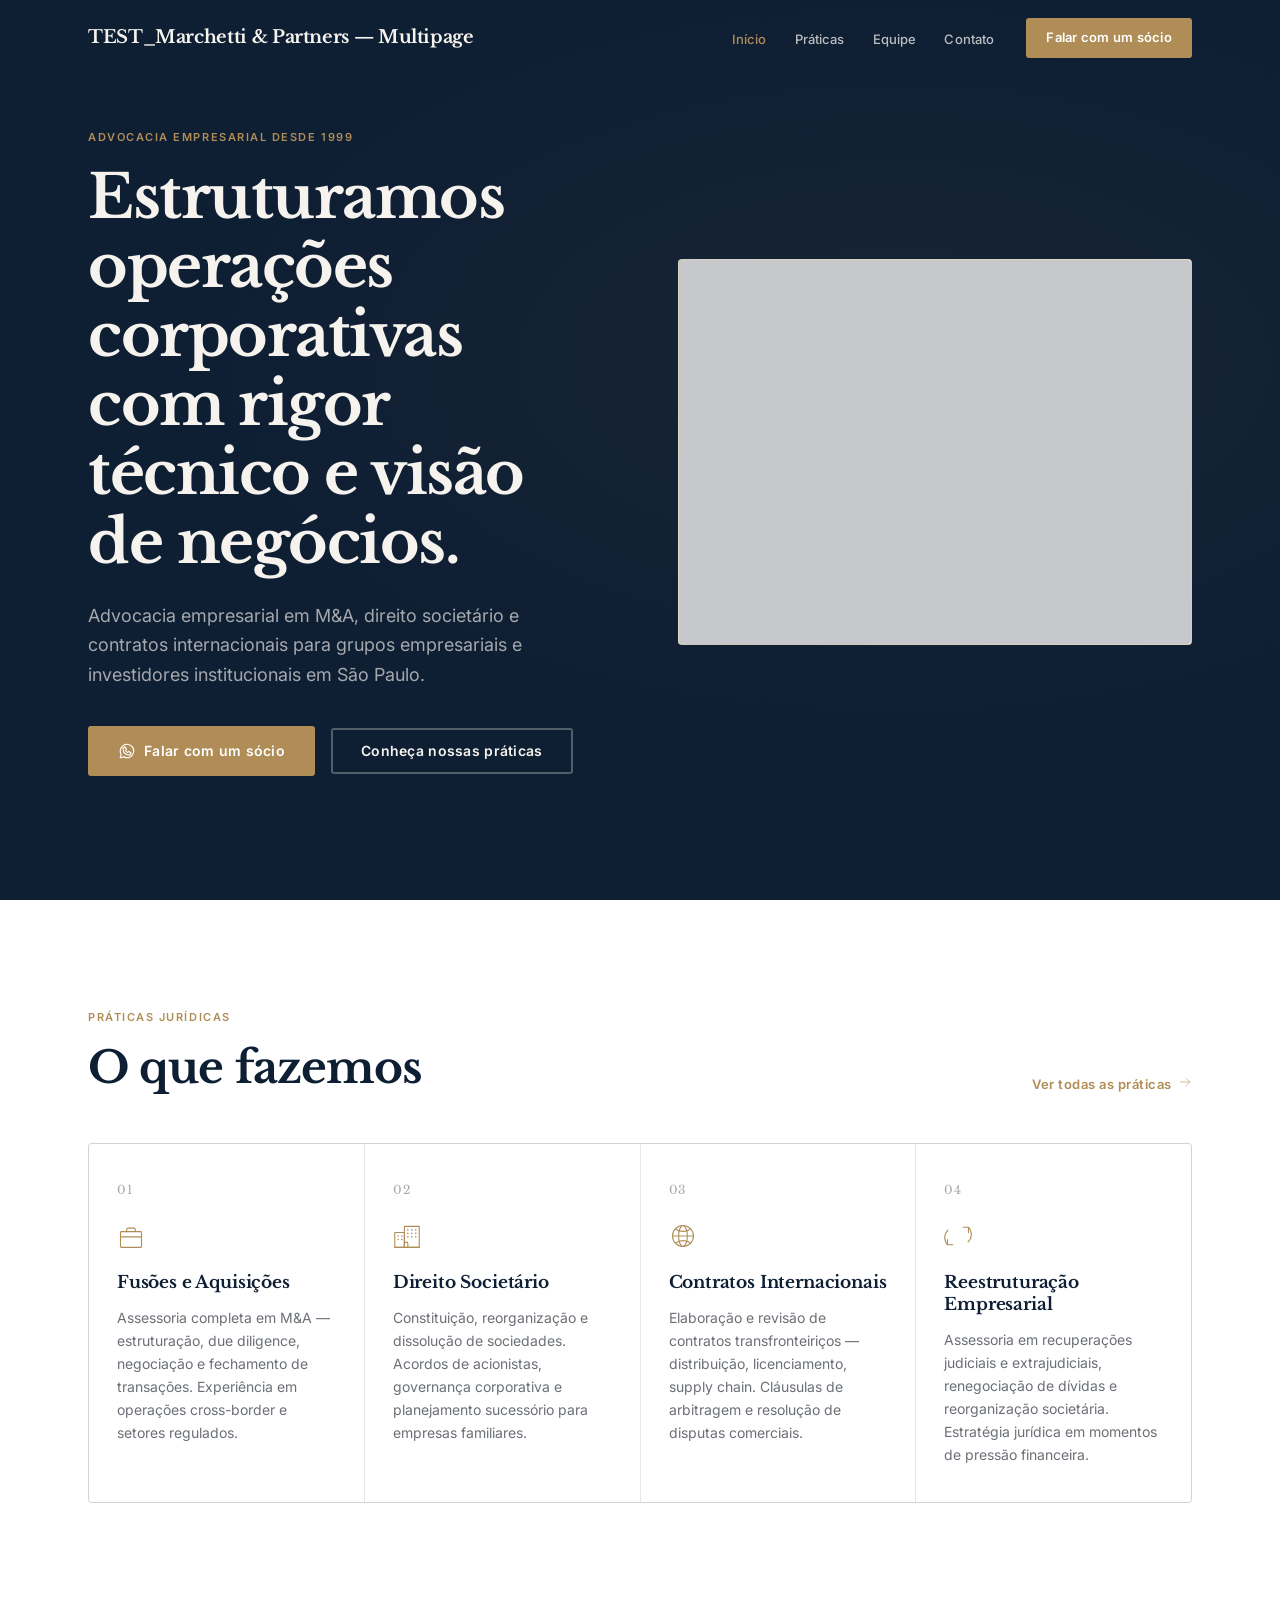
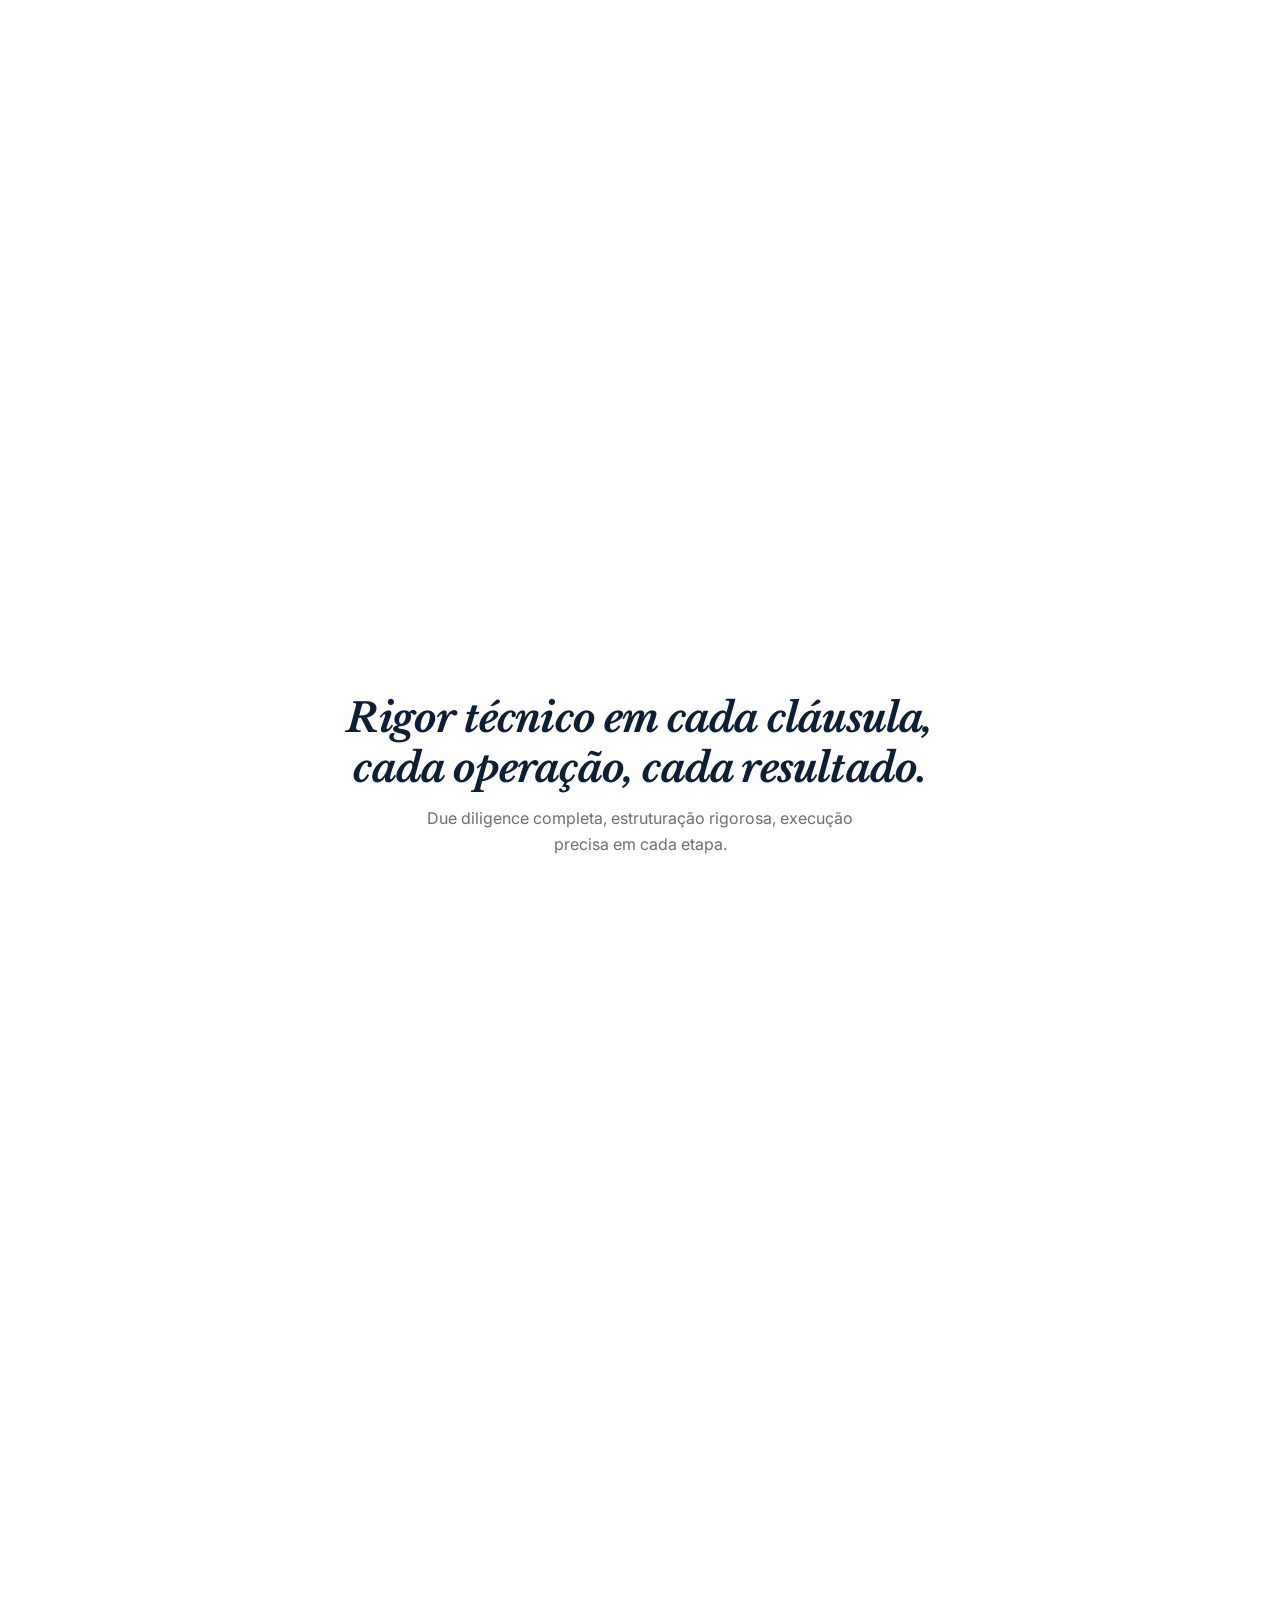
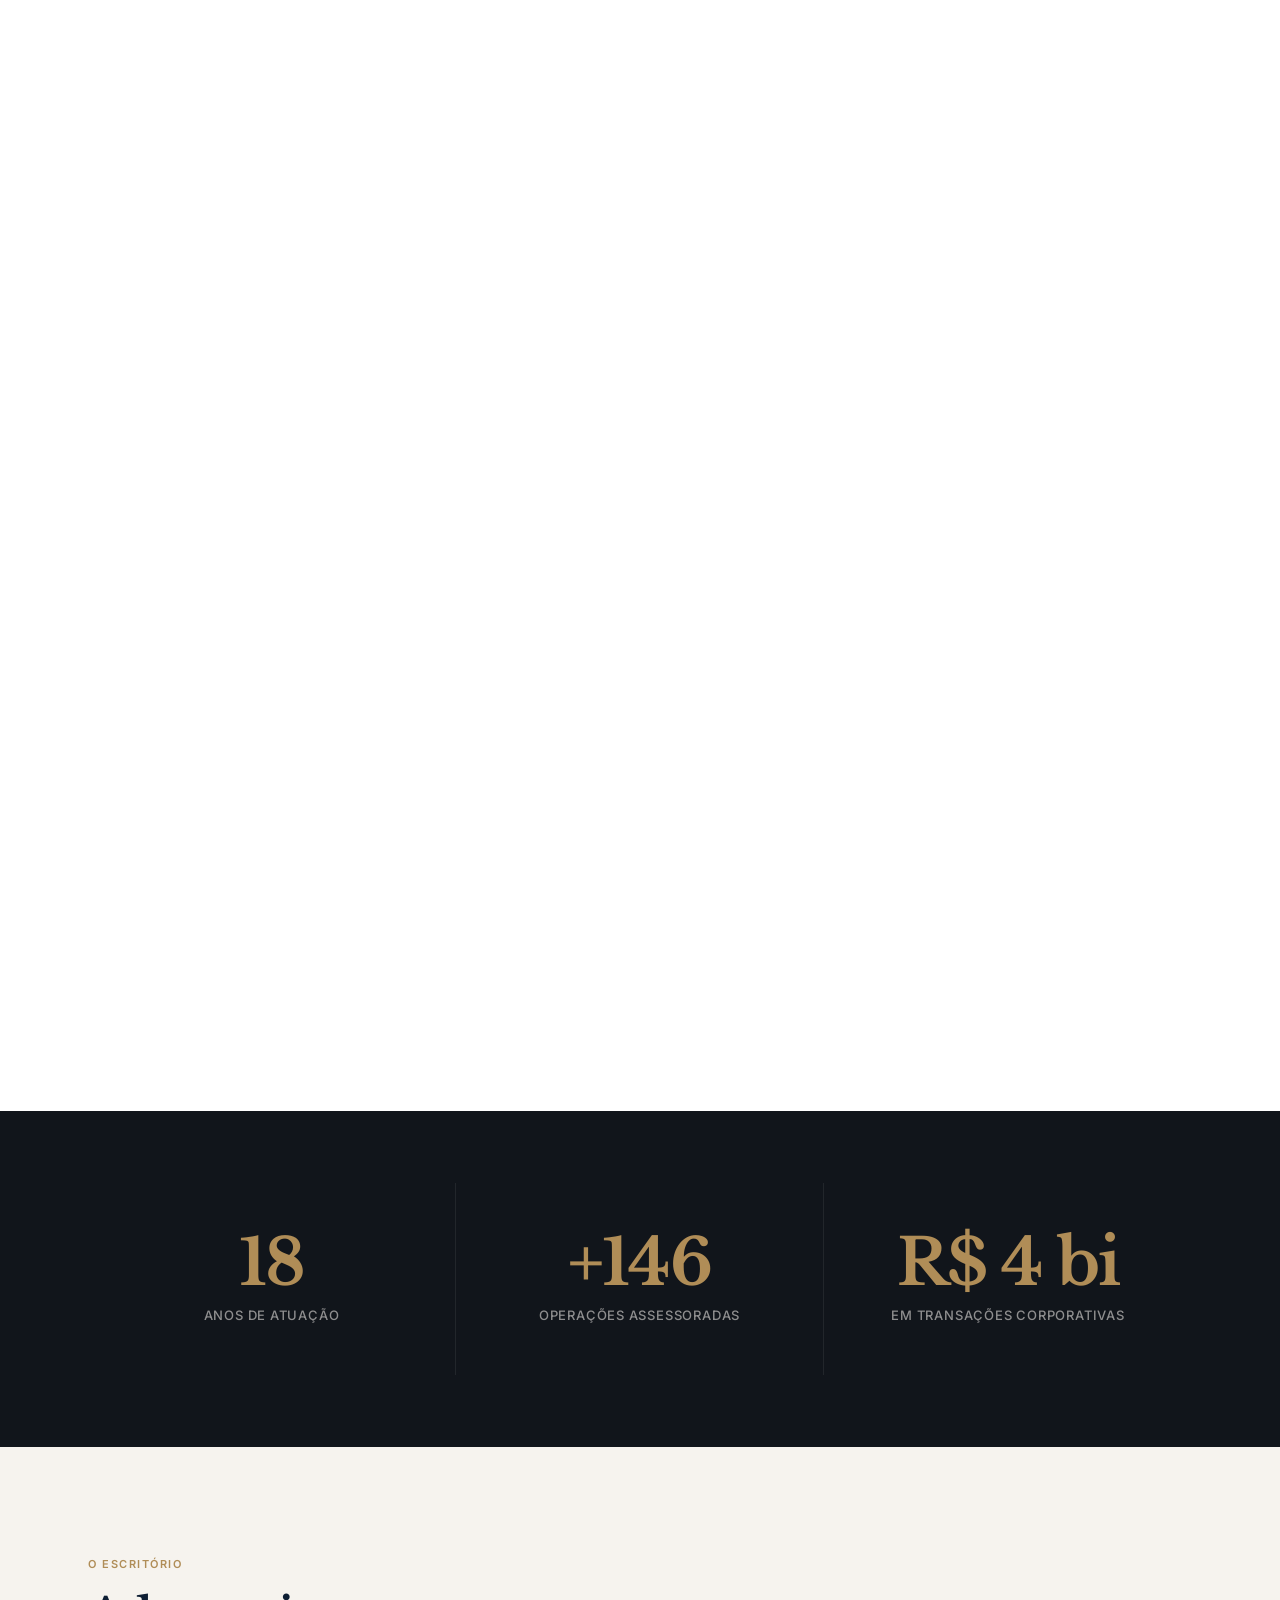
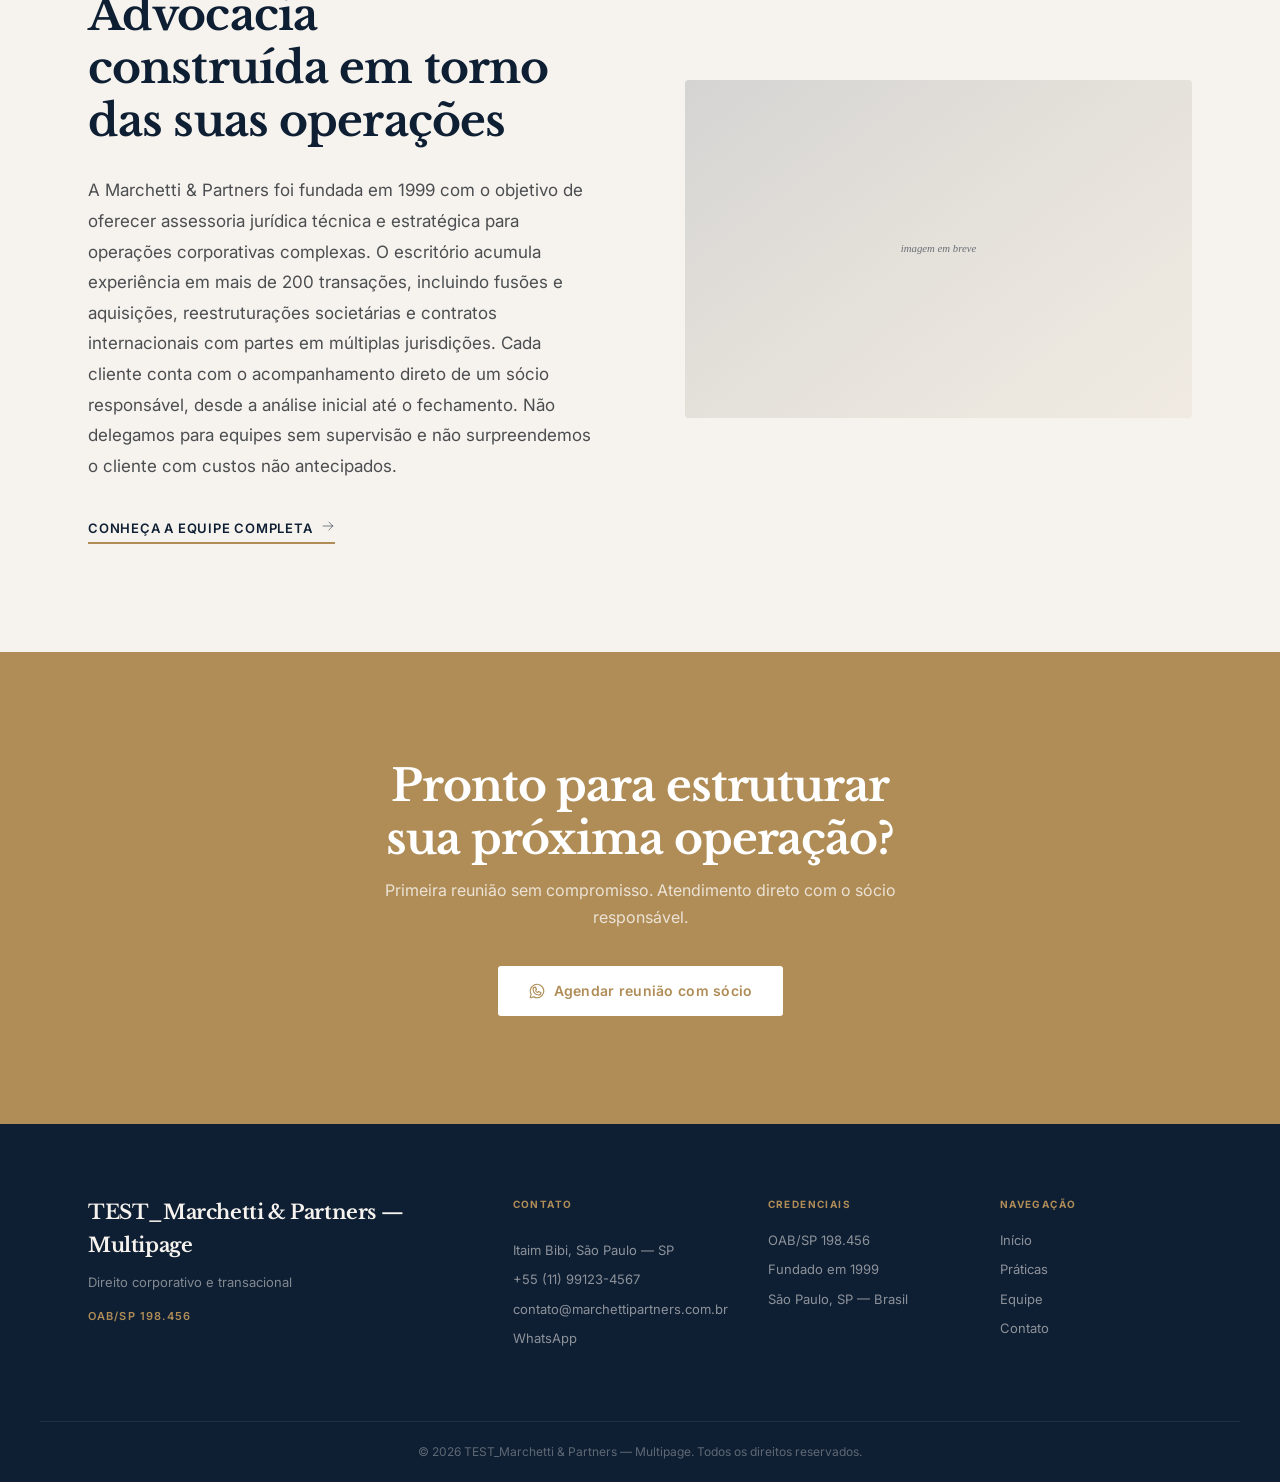
<file: index.html>
<!DOCTYPE html>
<html lang="pt-BR">
<head>
  <meta charset="UTF-8">
  <meta name="viewport" content="width=device-width, initial-scale=1.0">
  <title>Marchetti & Partners | Advocacia Empresarial em São Paulo</title>
  <meta name="description" content="Marchetti & Partners em São Paulo: M&A, direito societário, contratos internacionais e reestruturação empresarial. Advocacia técnica e estratégica para operações corporativas complexas.">

  <meta property="og:type"        content="website">
  <meta property="og:title"       content="Marchetti & Partners | Advocacia Empresarial em São Paulo">
  <meta property="og:description" content="Marchetti & Partners em São Paulo: M&A, direito societário, contratos internacionais e reestruturação empresarial. Advocacia técnica e estratégica para operações corporativas complexas.">
  <meta property="og:image"       content="assets/og-placeholder.jpg">
  <meta property="og:url"         content="https://marchettipartners.com.br">
  <meta property="og:locale"      content="pt_BR">
  <meta property="og:site_name"   content="TEST_Marchetti & Partners — Multipage">

  <link rel="icon" href="assets/favicon.png" type="image/png">
  <link rel="preconnect" href="https://fonts.googleapis.com">
  <link rel="preconnect" href="https://fonts.gstatic.com" crossorigin>
  <link href="https://fonts.googleapis.com/css2?family=Libre+Baskerville:ital,wght@0,400;0,700;1,400&family=Inter:wght@400;500;600;700&display=swap" rel="stylesheet">
  <link rel="stylesheet" href="style.css">

  <script type="application/ld+json">
  {
    "@context": "https://schema.org",
    "@type": "LegalService",
    "name": "TEST_Marchetti & Partners — Multipage",
    "description": "Marchetti & Partners em São Paulo: M&A, direito societário, contratos internacionais e reestruturação empresarial. Advocacia técnica e estratégica para operações corporativas complexas.",
    "url": "https://marchettipartners.com.br",
    "telephone": "+",
    "email": "contato@marchettipartners.com.br",
    "address": {
      "@type": "PostalAddress",
      "streetAddress": "",
      "addressLocality": "São Paulo",
      "addressRegion": "SP",
      "postalCode": "01452-002",
      "addressCountry": "BR"
    },
    "openingHours": "Mo-Fr 08:30-19:00",
    "image": "assets/og-placeholder.jpg",
    "foundingDate": "1999"
  }
  </script>
<script>window.__imgFallback=function(img,label){img.onerror=null;img.alt=label||'';img.style.cssText='background:#e5e7eb;min-height:40px';img.src='data:image/svg+xml,%3Csvg xmlns%3D%22http%3A%2F%2Fwww.w3.org%2F2000%2Fsvg%22 viewBox%3D%220 0 1 1%22%3E%3C%2Fsvg%3E';};</script>
</head>
<body>

  <!-- ══════════════════════════════
       NAVBAR
  ══════════════════════════════ -->
  <nav class="navbar" id="top" aria-label="Navegação principal">
    <div class="container nav-inner">
      <a href="index.html" class="nav-logo" aria-label="TEST_Marchetti & Partners — Multipage — página inicial">
        <span class="nav-logo-name">TEST_Marchetti & Partners — Multipage</span>
      </a>
      <ul class="nav-links" role="list">
        <li><a href="index.html"    class="nav-active" aria-current="page">Início</a></li>
        <li><a href="praticas.html">Práticas</a></li>
        <li><a href="equipe.html">Equipe</a></li>
        <li><a href="contato.html">Contato</a></li>
      </ul>
      <a href="https://wa.me/?text=Ol%C3%A1%2C%20gostaria%20de%20agendar%20uma%20reuni%C3%A3o%20com%20um%20s%C3%B3cio%20para%20discutir%20uma%20opera%C3%A7%C3%A3o."
         class="nav-cta"
         target="_blank" rel="noopener noreferrer"
         aria-label="Fale com um sócio pelo WhatsApp">
        Falar com um sócio
      </a>
      <button class="nav-toggle" aria-label="Abrir menu" aria-expanded="false">
        <span></span><span></span><span></span>
      </button>
    </div>
  </nav>

  <!-- ══════════════════════════════
       HERO
  ══════════════════════════════ -->
  <section class="hero" id="hero" aria-labelledby="hero-heading">
    <div class="container hero-inner">
      <div class="hero-text">
        <p class="eyebrow fade-up fade-up--1">ADVOCACIA EMPRESARIAL DESDE 1999</p>
        <h1 class="hero-heading fade-up fade-up--2" id="hero-heading">Estruturamos operações corporativas com rigor técnico e visão de negócios.</h1>
        <p class="hero-sub fade-up fade-up--3">Advocacia empresarial em M&A, direito societário e contratos internacionais para grupos empresariais e investidores institucionais em São Paulo.</p>
        <div class="hero-ctas fade-up fade-up--4">
          <a href="https://wa.me/?text=Ol%C3%A1%2C%20gostaria%20de%20agendar%20uma%20reuni%C3%A3o%20com%20um%20s%C3%B3cio%20para%20discutir%20uma%20opera%C3%A7%C3%A3o."
             class="btn btn--primary"
             target="_blank" rel="noopener noreferrer"
             aria-label="Falar com um sócio pelo WhatsApp">
            <span data-icon="WhatsappLogo" class="btn-icon" aria-hidden="true"></span>
            Falar com um sócio
          </a>
          <a href="praticas.html" class="btn btn--ghost-light">
            Conheça nossas práticas
          </a>
        </div>
      </div>
      <div class="hero-image-wrap img-fallback fade-up fade-up--5">
        <img src="https://8ispuxmgjxgu2r5q.public.blob.vercel-storage.com/stock-photos/avvocati/hero/avvocati-hero-05.webp"
             alt="Escritório Marchetti & Partners na Av. Brigadeiro Faria Lima, São Paulo"
             loading="eager"
             onerror="window.__imgFallback(this, 'imagem em breve')">
      </div>
    </div>
  </section>

  <!-- ══════════════════════════════
       ÁREAS DE ATUAÇÃO — PREVIEW
  ══════════════════════════════ -->
  <section class="atuacao" id="atuacao" aria-labelledby="atuacao-heading">
    <div class="container">
      <div class="atuacao-header">
        <div>
          <p class="eyebrow fade-up">Práticas jurídicas</p>
          <h2 class="section-heading fade-up" id="atuacao-heading" style="margin-bottom:0">O que fazemos</h2>
        </div>
        <a href="praticas.html" class="atuacao-link fade-up">
          Ver todas as práticas
          <span data-icon="ArrowRight" aria-hidden="true"></span>
        </a>
      </div>
      <div class="atuacao-grid" role="list">
        <article class="area-card stagger-card" role="listitem" aria-label="Fusões e Aquisições">
          <span class="area-num">01</span>
          <div class="area-icon" data-icon="briefcase" aria-hidden="true"></div>
          <h3 class="area-name">Fusões e Aquisições</h3>
          <p class="area-desc">Assessoria completa em M&A — estruturação, due diligence, negociação e fechamento de transações. Experiência em operações cross-border e setores regulados.</p>
        </article>
        <article class="area-card stagger-card" role="listitem" aria-label="Direito Societário">
          <span class="area-num">02</span>
          <div class="area-icon" data-icon="buildings" aria-hidden="true"></div>
          <h3 class="area-name">Direito Societário</h3>
          <p class="area-desc">Constituição, reorganização e dissolução de sociedades. Acordos de acionistas, governança corporativa e planejamento sucessório para empresas familiares.</p>
        </article>
        <article class="area-card stagger-card" role="listitem" aria-label="Contratos Internacionais">
          <span class="area-num">03</span>
          <div class="area-icon" data-icon="globe" aria-hidden="true"></div>
          <h3 class="area-name">Contratos Internacionais</h3>
          <p class="area-desc">Elaboração e revisão de contratos transfronteiriços — distribuição, licenciamento, supply chain. Cláusulas de arbitragem e resolução de disputas comerciais.</p>
        </article>
        <article class="area-card stagger-card" role="listitem" aria-label="Reestruturação Empresarial">
          <span class="area-num">04</span>
          <div class="area-icon" data-icon="arrows-clockwise" aria-hidden="true"></div>
          <h3 class="area-name">Reestruturação Empresarial</h3>
          <p class="area-desc">Assessoria em recuperações judiciais e extrajudiciais, renegociação de dívidas e reorganização societária. Estratégia jurídica em momentos de pressão financeira.</p>
        </article>
      </div>
    </div>
  </section>

  <!-- ══════════════════════════════
       SCROLL ANIMATION
  ══════════════════════════════ -->
  <section class="scroll-animation" id="scroll-anim" aria-label="Sequência cinematográfica — advocacia editorial">
    <div class="scroll-anim-pin">
      <canvas id="scroll-canvas" aria-hidden="true"></canvas>
      <div class="scroll-overlay" aria-hidden="true">
        <p class="scroll-overlay-headline">Rigor técnico em cada cláusula, cada operação, cada resultado.</p>
        <p class="scroll-overlay-sub">Due diligence completa, estruturação rigorosa, execução precisa em cada etapa.</p>
      </div>
    </div>
  </section>

  <!-- ══════════════════════════════
       NÚMEROS
  ══════════════════════════════ -->
  <section class="numeros" id="numeros" aria-labelledby="numeros-heading">
    <div class="container">
      <div class="numeros-grid">
        <div class="numero-item fade-up">
          <span class="numero-value counter" data-target="25">25</span>
          <span class="numero-label">Anos de atuação</span>
        </div>
        <div class="numero-item fade-up">
          <span class="numero-value counter" data-target="+200">+200</span>
          <span class="numero-label">Operações assessoradas</span>
        </div>
        <div class="numero-item fade-up">
          <span class="numero-value counter" data-target="R$ 5 bi">R$ 5 bi</span>
          <span class="numero-label">Em transações corporativas</span>
        </div>
      </div>
    </div>
  </section>

  <!-- ══════════════════════════════
       DESTAQUE / SOBRE
  ══════════════════════════════ -->
  <section class="destaque" id="sobre" aria-labelledby="destaque-heading">
    <div class="container destaque-grid">
      <div class="destaque-text">
        <p class="eyebrow fade-up">O escritório</p>
        <h2 class="section-heading fade-up" id="destaque-heading">Advocacia construída em torno das suas operações</h2>
        <p class="destaque-body fade-up">A Marchetti & Partners foi fundada em 1999 com o objetivo de oferecer assessoria jurídica técnica e estratégica para operações corporativas complexas. O escritório acumula experiência em mais de 200 transações, incluindo fusões e aquisições, reestruturações societárias e contratos internacionais com partes em múltiplas jurisdições. Cada cliente conta com o acompanhamento direto de um sócio responsável, desde a análise inicial até o fechamento. Não delegamos para equipes sem supervisão e não surpreendemos o cliente com custos não antecipados.</p>
        <a href="equipe.html" class="destaque-cta-link fade-up">
          Conheça a equipe completa
          <span data-icon="ArrowRight" aria-hidden="true"></span>
        </a>
      </div>
      <div class="destaque-image-wrap img-fallback fade-up">
        <img src="https://8ispuxmgjxgu2r5q.public.blob.vercel-storage.com/stock-photos/avvocati/detalhe/avvocati-detalhe-11.webp"
             alt="Equipe da Marchetti & Partners no escritório da Av. Brigadeiro Faria Lima, São Paulo"
             loading="lazy"
             onerror="window.__imgFallback(this, 'imagem em breve')">
      </div>
    </div>
  </section>

  <!-- ══════════════════════════════
       CTA FINAL
  ══════════════════════════════ -->
  <section class="cta-band" aria-labelledby="cta-band-heading">
    <div class="container cta-band-inner">
      <h2 class="cta-band-headline fade-up" id="cta-band-heading">Pronto para estruturar sua próxima operação?</h2>
      <p class="cta-band-sub fade-up">Primeira reunião sem compromisso. Atendimento direto com o sócio responsável.</p>
      <a href="https://wa.me/?text=Ol%C3%A1%2C%20gostaria%20de%20agendar%20uma%20reuni%C3%A3o%20com%20um%20s%C3%B3cio%20para%20discutir%20uma%20opera%C3%A7%C3%A3o."
         class="btn btn--primary fade-up"
         target="_blank" rel="noopener noreferrer"
         aria-label="Entrar em contato pelo WhatsApp">
        <span data-icon="WhatsappLogo" class="btn-icon" aria-hidden="true"></span>
        Agendar reunião com sócio
      </a>
    </div>
  </section>

  <!-- ══════════════════════════════
       FOOTER
  ══════════════════════════════ -->
  <footer class="footer" aria-label="Rodapé do site">
    <div class="container footer-grid">

      <div class="footer-col footer-col--brand">
        <p class="footer-logo">TEST_Marchetti & Partners — Multipage</p>
        <p class="footer-tagline">Direito corporativo e transacional</p>
        <p class="footer-oab">OAB/SP 198.456</p>
      </div>

      <div class="footer-col">
        <p class="footer-col-title">Contato</p>
        <ul class="footer-list" role="list">
          <li></li>
          <li>Itaim Bibi, São Paulo — SP</li>
          <li><a href="tel:+" class="footer-link">+55 (11) 99123-4567</a></li>
          <li><a href="mailto:contato@marchettipartners.com.br" class="footer-link">contato@marchettipartners.com.br</a></li>
          <li>
            <a href="https://wa.me/"
               class="footer-link"
               target="_blank" rel="noopener noreferrer">WhatsApp</a>
          </li>
        </ul>
      </div>

      <div class="footer-col">
        <p class="footer-col-title">Credenciais</p>
        <ul class="footer-list" role="list">
          <li>OAB/SP 198.456</li>
          <li>Fundado em 1999</li>
          <li>São Paulo, SP — Brasil</li>
        </ul>
      </div>

      <div class="footer-col">
        <p class="footer-col-title">Navegação</p>
        <ul class="footer-list" role="list">
          <li><a href="index.html"    class="footer-link">Início</a></li>
          <li><a href="praticas.html" class="footer-link">Práticas</a></li>
          <li><a href="equipe.html"   class="footer-link">Equipe</a></li>
          <li><a href="contato.html"  class="footer-link">Contato</a></li>
        </ul>
      </div>

    </div>
    <div class="footer-bottom">
      <p class="footer-copy">
        &copy; <span data-year>2026</span> TEST_Marchetti & Partners — Multipage. Todos os direitos reservados.
      </p>
    </div>
  </footer>

  <script src="script.js"></script>
</body>
</html>
</file>
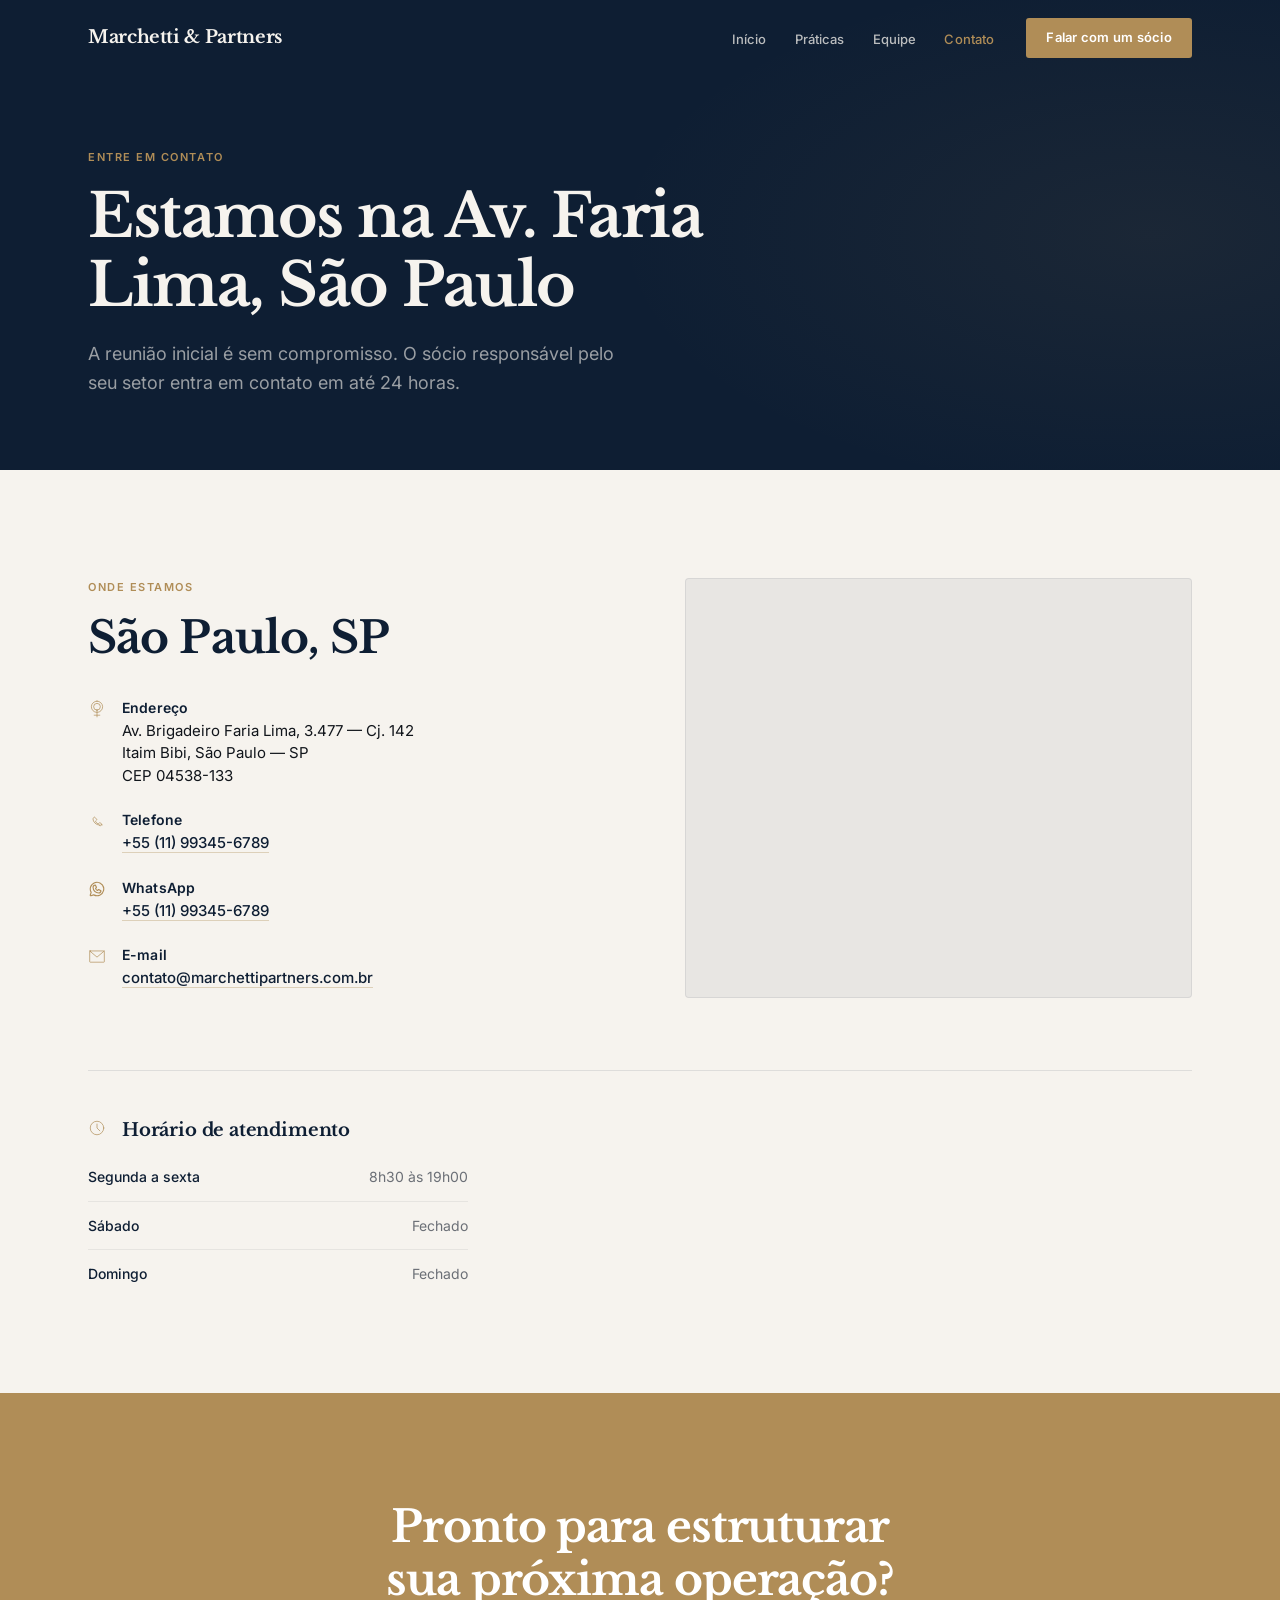
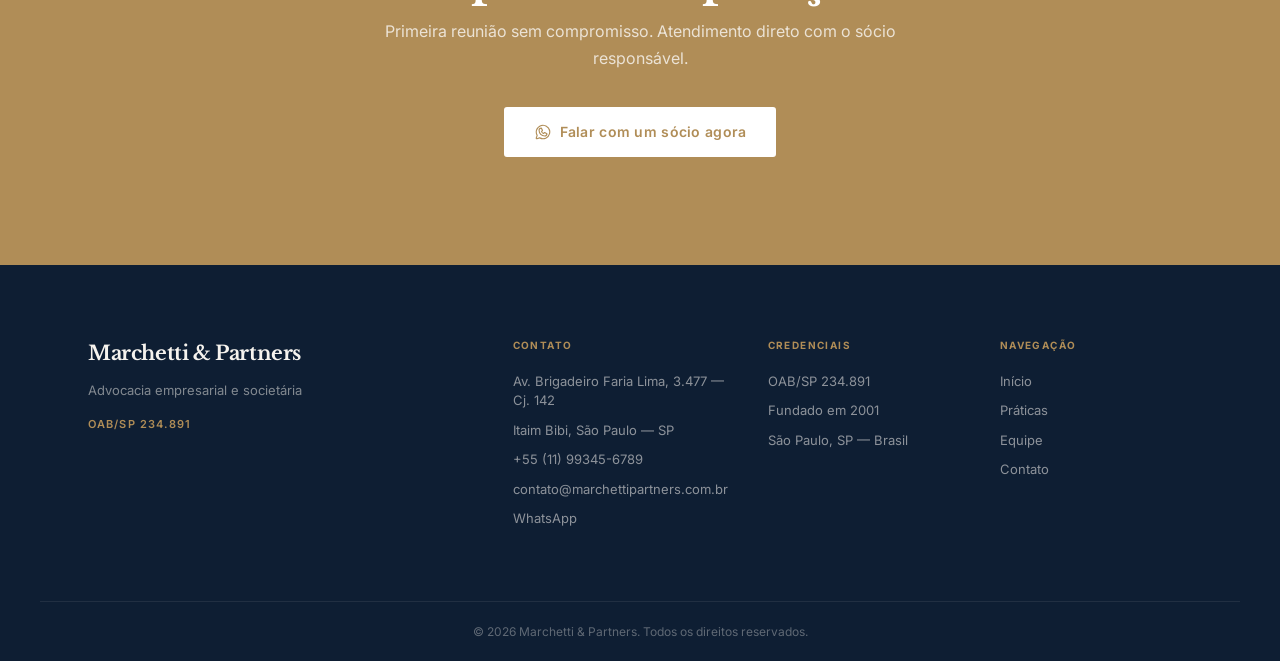
<file: contato-preview.html>
<!DOCTYPE html>
<html lang="pt-BR">
<head>
  <meta charset="UTF-8">
  <meta name="viewport" content="width=device-width, initial-scale=1.0">
  <title>Contato | Marchetti &amp; Partners</title>
  <meta name="description" content="Entre em contato com a Marchetti &amp; Partners em São Paulo. Endereço: Av. Brigadeiro Faria Lima, 3.477 — Cj. 142. Atendimento de segunda a sexta.">

  <meta property="og:type"        content="website">
  <meta property="og:title"       content="Contato | Marchetti &amp; Partners">
  <meta property="og:description" content="Entre em contato com a Marchetti &amp; Partners em São Paulo. Endereço: Av. Brigadeiro Faria Lima, 3.477 — Cj. 142. Atendimento de segunda a sexta.">
  <meta property="og:image"       content="assets/og-placeholder.jpg">
  <meta property="og:url"         content="https://marchettipartners.com.br/contato">
  <meta property="og:locale"      content="pt_BR">
  <meta property="og:site_name"   content="Marchetti &amp; Partners">

  <link rel="icon" href="assets/favicon.png" type="image/png">
  <link rel="preconnect" href="https://fonts.googleapis.com">
  <link rel="preconnect" href="https://fonts.gstatic.com" crossorigin>
  <link href="https://fonts.googleapis.com/css2?family=Libre+Baskerville:ital,wght@0,400;0,700;1,400&family=Inter:wght@400;500;600;700&display=swap" rel="stylesheet">
  <link rel="stylesheet" href="style.css">
<script>window.__imgFallback=function(img,label){img.onerror=null;img.alt=label||'';img.style.cssText='background:#e5e7eb;min-height:40px';img.src='data:image/svg+xml,%3Csvg xmlns%3D%22http%3A%2F%2Fwww.w3.org%2F2000%2Fsvg%22 viewBox%3D%220 0 1 1%22%3E%3C%2Fsvg%3E';};</script>
</head>
<body>

  <!-- ══════════════════════════════
       NAVBAR
  ══════════════════════════════ -->
  <nav class="navbar" id="top" aria-label="Navegação principal">
    <div class="container nav-inner">
      <a href="index-preview.html" class="nav-logo" aria-label="Marchetti &amp; Partners — página inicial">
        <span class="nav-logo-name">Marchetti &amp; Partners</span>
      </a>
      <ul class="nav-links" role="list">
        <li><a href="index-preview.html">Início</a></li>
        <li><a href="praticas-preview.html">Práticas</a></li>
        <li><a href="equipe-preview.html">Equipe</a></li>
        <li><a href="contato-preview.html" class="nav-active" aria-current="page">Contato</a></li>
      </ul>
      <a href="https://wa.me/5511993456789?text=Ol%C3%A1%2C%20gostaria%20de%20agendar%20uma%20reuni%C3%A3o%20com%20um%20s%C3%B3cio%20para%20discutir%20uma%20opera%C3%A7%C3%A3o."
         class="nav-cta"
         target="_blank" rel="noopener noreferrer"
         aria-label="Fale com um sócio pelo WhatsApp">
        Falar com um sócio
      </a>
      <button class="nav-toggle" aria-label="Abrir menu" aria-expanded="false">
        <span></span><span></span><span></span>
      </button>
    </div>
  </nav>

  <!-- ══════════════════════════════
       PAGE HEADER
  ══════════════════════════════ -->
  <header class="page-header" aria-labelledby="page-title">
    <div class="container page-header-inner">
      <p class="eyebrow fade-up">Entre em contato</p>
      <h1 class="page-header-title fade-up fade-up--2" id="page-title">
        Estamos na Av. Faria Lima, São Paulo
      </h1>
      <p class="page-header-sub fade-up fade-up--3">
        A reunião inicial é sem compromisso. O sócio responsável pelo seu setor entra em contato em até 24 horas.
      </p>
    </div>
  </header>

  <!-- ══════════════════════════════
       CONTATO — INFO + MAPA
  ══════════════════════════════ -->
  <section class="contato-section" id="contato" aria-labelledby="contato-heading">
    <div class="container">
      <div class="contato-grid">
        <div class="contato-info">
          <p class="eyebrow fade-up">Onde estamos</p>
          <h2 class="section-heading fade-up" id="contato-heading">São Paulo, SP</h2>
          <address class="contato-address fade-up">

            <div class="contato-row">
              <span class="contato-icon" data-icon="MapPin" aria-hidden="true"></span>
              <div>
                <strong>Endereço</strong>
                <p>Av. Brigadeiro Faria Lima, 3.477 — Cj. 142</p>
                <p>Itaim Bibi, São Paulo — SP</p>
                <p>CEP 04538-133</p>
              </div>
            </div>

            <div class="contato-row">
              <span class="contato-icon" data-icon="Phone" aria-hidden="true"></span>
              <div>
                <strong>Telefone</strong>
                <a href="tel:+5511993456789" class="contato-link">+55 (11) 99345-6789</a>
              </div>
            </div>

            <div class="contato-row">
              <span class="contato-icon" data-icon="WhatsappLogo" aria-hidden="true"></span>
              <div>
                <strong>WhatsApp</strong>
                <a href="https://wa.me/5511993456789?text=Ol%C3%A1%2C%20gostaria%20de%20agendar%20uma%20reuni%C3%A3o%20com%20um%20s%C3%B3cio%20para%20discutir%20uma%20opera%C3%A7%C3%A3o."
                   class="contato-link"
                   target="_blank" rel="noopener noreferrer">
                  +55 (11) 99345-6789
                </a>
              </div>
            </div>

            <div class="contato-row">
              <span class="contato-icon" data-icon="Envelope" aria-hidden="true"></span>
              <div>
                <strong>E-mail</strong>
                <a href="mailto:contato@marchettipartners.com.br" class="contato-link">contato@marchettipartners.com.br</a>
              </div>
            </div>

          </address>
        </div>

        <div class="contato-map fade-up">
          <iframe
            src=""
            width="100%"
            height="100%"
            style="border:0;"
            allowfullscreen=""
            loading="lazy"
            referrerpolicy="no-referrer-when-downgrade"
            title="Localização da Marchetti &amp; Partners — Av. Brigadeiro Faria Lima, 3.477 — Cj. 142, São Paulo">
          </iframe>
        </div>

      </div>

      <!-- Horários -->
      <div class="horarios fade-up">
        <div class="contato-row" style="margin-bottom:20px">
          <span class="contato-icon" data-icon="Clock" aria-hidden="true"></span>
          <h3 class="horarios-title" style="margin:0">Horário de atendimento</h3>
        </div>
        <ul class="horarios-list" role="list">
          <li class="horario-row">
            <span class="horario-day">Segunda a sexta</span>
            <span class="horario-hours ">
              8h30 às 19h00
            </span>
          </li>
          <li class="horario-row">
            <span class="horario-day">Sábado</span>
            <span class="horario-hours ">
              Fechado
            </span>
          </li>
          <li class="horario-row">
            <span class="horario-day">Domingo</span>
            <span class="horario-hours ">
              Fechado
            </span>
          </li>
        </ul>
      </div>

    </div>
  </section>

  <!-- ══════════════════════════════
       CTA FINAL
  ══════════════════════════════ -->
  <section class="cta-band" aria-labelledby="cta-contato-heading">
    <div class="container cta-band-inner">
      <h2 class="cta-band-headline fade-up" id="cta-contato-heading">Pronto para estruturar sua próxima operação?</h2>
      <p class="cta-band-sub fade-up">Primeira reunião sem compromisso. Atendimento direto com o sócio responsável.</p>
      <a href="https://wa.me/5511993456789?text=Ol%C3%A1%2C%20gostaria%20de%20agendar%20uma%20reuni%C3%A3o%20com%20um%20s%C3%B3cio%20para%20discutir%20uma%20opera%C3%A7%C3%A3o."
         class="btn btn--primary fade-up"
         target="_blank" rel="noopener noreferrer"
         aria-label="Entrar em contato pelo WhatsApp">
        <span data-icon="WhatsappLogo" class="btn-icon" aria-hidden="true"></span>
        Falar com um sócio agora
      </a>
    </div>
  </section>

  <!-- ══════════════════════════════
       FOOTER
  ══════════════════════════════ -->
  <footer class="footer" aria-label="Rodapé do site">
    <div class="container footer-grid">

      <div class="footer-col footer-col--brand">
        <p class="footer-logo">Marchetti &amp; Partners</p>
        <p class="footer-tagline">Advocacia empresarial e societária</p>
        <p class="footer-oab">OAB/SP 234.891</p>
      </div>

      <div class="footer-col">
        <p class="footer-col-title">Contato</p>
        <ul class="footer-list" role="list">
          <li>Av. Brigadeiro Faria Lima, 3.477 — Cj. 142</li>
          <li>Itaim Bibi, São Paulo — SP</li>
          <li><a href="tel:+5511993456789" class="footer-link">+55 (11) 99345-6789</a></li>
          <li><a href="mailto:contato@marchettipartners.com.br" class="footer-link">contato@marchettipartners.com.br</a></li>
          <li>
            <a href="https://wa.me/5511993456789"
               class="footer-link"
               target="_blank" rel="noopener noreferrer">WhatsApp</a>
          </li>
        </ul>
      </div>

      <div class="footer-col">
        <p class="footer-col-title">Credenciais</p>
        <ul class="footer-list" role="list">
          <li>OAB/SP 234.891</li>
          <li>Fundado em 2001</li>
          <li>São Paulo, SP — Brasil</li>
        </ul>
      </div>

      <div class="footer-col">
        <p class="footer-col-title">Navegação</p>
        <ul class="footer-list" role="list">
          <li><a href="index-preview.html"    class="footer-link">Início</a></li>
          <li><a href="praticas-preview.html" class="footer-link">Práticas</a></li>
          <li><a href="equipe-preview.html"   class="footer-link">Equipe</a></li>
          <li><a href="contato-preview.html"  class="footer-link">Contato</a></li>
        </ul>
      </div>

    </div>
    <div class="footer-bottom">
      <p class="footer-copy">
        &copy; <span data-year>2026</span> Marchetti &amp; Partners. Todos os direitos reservados.
      </p>
    </div>
  </footer>

  <script>
/* ═══════════════════════════════════════════════════════════════
   template-legale-002-multipage — Marchetti & Partners — script.js
   law-editorial scroll · multi-page · pt-BR
   ═══════════════════════════════════════════════════════════════ */

// ── Scroll animation — frame config ──────────────────────────
var FRAME_PATH   = 'https://8ispuxmgjxgu2r5q.public.blob.vercel-storage.com/templates/legale-002-multipage/frames/';
var FRAME_PREFIX = 'frame_';
var FRAME_PAD    = 4;
var FRAME_EXT    = '.webp';
var FRAME_COUNT  = 151;  // law-editorial — HARD

// ── Image fallback ────────────────────────────────────────────
window.__imgFallback = function (img, label) {
  var w = img.naturalWidth  || 800;
  var h = img.naturalHeight || 600;
  var svg = '<svg xmlns="http://www.w3.org/2000/svg" width="' + w + '" height="' + h
    + '" viewBox="0 0 ' + w + ' ' + h + '">'
    + '<defs><linearGradient id="fg" x1="0" y1="0" x2="1" y2="1">'
    + '<stop offset="0%" stop-color="#0E1E33" stop-opacity="0.15"/>'
    + '<stop offset="100%" stop-color="#B08D57" stop-opacity="0.08"/>'
    + '</linearGradient></defs>'
    + '<rect width="100%" height="100%" fill="#F6F3EE"/>'
    + '<rect width="100%" height="100%" fill="url(#fg)"/>'
    + '<text x="50%" y="50%" font-family="\'Libre Baskerville\',Georgia,serif" font-size="17"'
    + ' font-style="italic" fill="#6B6F76" text-anchor="middle" dominant-baseline="middle">'
    + (label || 'imagem em breve')
    + '</text></svg>';
  img.src = 'data:image/svg+xml;charset=utf-8,' + encodeURIComponent(svg);
  img.onerror = null;
};

// ── Phosphor Light icons — SVG inline ────────────────────────
var PHOSPHOR_ICONS = {

  // Briefcase — M&A
  'briefcase': '<svg xmlns="http://www.w3.org/2000/svg" viewBox="0 0 256 256" fill="none" stroke="currentColor" stroke-width="10" stroke-linecap="round" stroke-linejoin="round" aria-hidden="true"><rect x="32" y="88" width="192" height="144" rx="8"/><path d="M168,88V72a16,16,0,0,0-16-16H104A16,16,0,0,0,88,72V88"/><line x1="32" y1="136" x2="224" y2="136"/></svg>',

  // Buildings — Societário
  'buildings': '<svg xmlns="http://www.w3.org/2000/svg" viewBox="0 0 256 256" fill="none" stroke="currentColor" stroke-width="10" stroke-linecap="round" stroke-linejoin="round" aria-hidden="true"><rect x="16" y="96" width="88" height="136" rx="2"/><rect x="104" y="40" width="136" height="192" rx="2"/><line x1="16" y1="232" x2="240" y2="232"/><line x1="136" y1="72" x2="136" y2="72" stroke-width="14"/><line x1="172" y1="72" x2="172" y2="72" stroke-width="14"/><line x1="208" y1="72" x2="208" y2="72" stroke-width="14"/><line x1="136" y1="104" x2="136" y2="104" stroke-width="14"/><line x1="172" y1="104" x2="172" y2="104" stroke-width="14"/><line x1="208" y1="104" x2="208" y2="104" stroke-width="14"/><line x1="136" y1="136" x2="136" y2="136" stroke-width="14"/><line x1="172" y1="136" x2="172" y2="136" stroke-width="14"/><line x1="208" y1="136" x2="208" y2="136" stroke-width="14"/><line x1="48" y1="128" x2="48" y2="128" stroke-width="14"/><line x1="80" y1="128" x2="80" y2="128" stroke-width="14"/><line x1="48" y1="160" x2="48" y2="160" stroke-width="14"/><line x1="80" y1="160" x2="80" y2="160" stroke-width="14"/><path d="M104,232V200a16,16,0,0,1,32,0v32"/></svg>',

  // Globe — Internacional
  'globe': '<svg xmlns="http://www.w3.org/2000/svg" viewBox="0 0 256 256" fill="none" stroke="currentColor" stroke-width="10" stroke-linecap="round" stroke-linejoin="round" aria-hidden="true"><circle cx="128" cy="128" r="96"/><ellipse cx="128" cy="128" rx="40" ry="96"/><line x1="32" y1="128" x2="224" y2="128"/><path d="M59,64c18.6,13.4,43.1,22,69,22s50.4-8.6,69-22"/><path d="M59,192c18.6-13.4,43.1-22,69-22s50.4,8.6,69,22"/></svg>',

  // Arrows Clockwise — Reestruturação
  'arrows-clockwise': '<svg xmlns="http://www.w3.org/2000/svg" viewBox="0 0 256 256" fill="none" stroke="currentColor" stroke-width="10" stroke-linecap="round" stroke-linejoin="round" aria-hidden="true"><polyline points="176,48 224,48 224,96"/><polyline points="80,208 32,208 32,160"/><path d="M224,48a96,96,0,0,1-4.2,134.6"/><path d="M32,208a96,96,0,0,1,4.2-134.6"/></svg>',

  // Certificate — Credenciais
  'certificate': '<svg xmlns="http://www.w3.org/2000/svg" viewBox="0 0 256 256" fill="none" stroke="currentColor" stroke-width="10" stroke-linecap="round" stroke-linejoin="round" aria-hidden="true"><circle cx="128" cy="104" r="40"/><path d="M168,178.4V240l-40-16L88,240V178.4"/><path d="M40,80H24a8,8,0,0,1-8-8V40a8,8,0,0,1,8-8H56"/><path d="M40,176H24a8,8,0,0,0-8,8v32a8,8,0,0,0,8,8H56"/><path d="M216,80h16a8,8,0,0,0,8-8V40a8,8,0,0,0-8-8H200"/><path d="M216,176h16a8,8,0,0,1,8,8v32a8,8,0,0,1-8,8H200"/><line x1="8" y1="128" x2="40" y2="128"/><line x1="216" y1="128" x2="248" y2="128"/></svg>',

  // Handshake — Acesso
  'handshake': '<svg xmlns="http://www.w3.org/2000/svg" viewBox="0 0 256 256" fill="none" stroke="currentColor" stroke-width="10" stroke-linecap="round" stroke-linejoin="round" aria-hidden="true"><path d="M48,160,28.34,180a8,8,0,0,0,0,11.32L44.68,207.7a8,8,0,0,0,11.32,0L136,128"/><path d="M208,96l19.66-19.66a8,8,0,0,0,0-11.32L211.32,48.34a8,8,0,0,0-11.32,0L120,128"/><path d="M120,128,76.69,84.69a8,8,0,0,0-11.31,0l-40,40A8,8,0,0,0,25.38,136L48,160"/><path d="M136,128l43.31,43.31a8,8,0,0,0,11.31,0l40-40A8,8,0,0,0,230.62,120L208,96"/><line x1="120" y1="128" x2="136" y2="128"/></svg>',

  // Chart Line Up — Track record
  'chart-line-up': '<svg xmlns="http://www.w3.org/2000/svg" viewBox="0 0 256 256" fill="none" stroke="currentColor" stroke-width="10" stroke-linecap="round" stroke-linejoin="round" aria-hidden="true"><polyline points="232,208 128,208 32,208"/><polyline points="40,168 96,104 152,136 216,56"/><polyline points="184,56 216,56 216,88"/></svg>',

  // Eye — Transparência
  'eye': '<svg xmlns="http://www.w3.org/2000/svg" viewBox="0 0 256 256" fill="none" stroke="currentColor" stroke-width="10" stroke-linecap="round" stroke-linejoin="round" aria-hidden="true"><path d="M128,56C48,56,16,128,16,128s32,72,112,72,112-72,112-72S208,56,128,56Z"/><circle cx="128" cy="128" r="40"/></svg>',

  // Map Pin — Endereço
  'MapPin': '<svg xmlns="http://www.w3.org/2000/svg" viewBox="0 0 256 256" fill="none" stroke="currentColor" stroke-width="10" stroke-linecap="round" stroke-linejoin="round" aria-hidden="true"><path d="M128,16a80,80,0,1,0,80,80A80.09,80.09,0,0,0,128,16Zm0,128a48,48,0,1,1,48-48A48.05,48.05,0,0,1,128,144Z"/><path d="M128,144v96"/><path d="M88,216h80"/></svg>',

  // Clock — Horários
  'Clock': '<svg xmlns="http://www.w3.org/2000/svg" viewBox="0 0 256 256" fill="none" stroke="currentColor" stroke-width="10" stroke-linecap="round" stroke-linejoin="round" aria-hidden="true"><circle cx="128" cy="128" r="96"/><polyline points="128,72 128,128 168,168"/></svg>',

  // Phone — Telefone
  'Phone': '<svg xmlns="http://www.w3.org/2000/svg" viewBox="0 0 256 256" fill="none" stroke="currentColor" stroke-width="10" stroke-linecap="round" stroke-linejoin="round" aria-hidden="true"><path d="M159.38,185.79a96,96,0,0,1-89.17-89.17,8,8,0,0,1,2.19-6.4L87.6,75a8,8,0,0,1,11,.56l24,28a8,8,0,0,1-.44,11.13l-16.31,15.69a80.33,80.33,0,0,0,39.75,39.75l15.69-16.31a8,8,0,0,1,11.13-.44l28,24a8,8,0,0,1,.56,11L185.79,177.19A8,8,0,0,1,159.38,185.79Z"/></svg>',

  // Envelope — Email
  'Envelope': '<svg xmlns="http://www.w3.org/2000/svg" viewBox="0 0 256 256" fill="none" stroke="currentColor" stroke-width="10" stroke-linecap="round" stroke-linejoin="round" aria-hidden="true"><rect x="24" y="56" width="208" height="160" rx="8"/><polyline points="24,56 128,144 232,56"/></svg>',

  // WhatsApp Logo
  'WhatsappLogo': '<svg xmlns="http://www.w3.org/2000/svg" viewBox="0 0 256 256" fill="currentColor" aria-hidden="true"><path d="M187.58,144.84l-32-16a8,8,0,0,0-8,.5l-14.69,9.8a40.55,40.55,0,0,1-16-16l9.8-14.69a8,8,0,0,0,.5-8l-16-32A8,8,0,0,0,104,64a40,40,0,0,0-40,40,88.1,88.1,0,0,0,88,88,40,40,0,0,0,40-40A8,8,0,0,0,187.58,144.84ZM152,176a72.08,72.08,0,0,1-72-72A24,24,0,0,1,99.29,81.06l11.48,22.94L101,118.37a8,8,0,0,0-.73,7.65,56.53,56.53,0,0,0,30.15,30.15,8,8,0,0,0,7.65-.73l14.37-9.08,22.94,11.48A24,24,0,0,1,152,176ZM128,24A104,104,0,0,0,36.18,176.88L24.83,210.93a16,16,0,0,0,20.24,20.24l34.05-11.35A104,104,0,1,0,128,24Zm0,192a88,88,0,0,1-44.06-11.81,8,8,0,0,0-6.54-.67L40,216l12.47-37.4a8,8,0,0,0-.67-6.54A88,88,0,1,1,128,216Z"/></svg>',

  // LinkedIn Logo
  'LinkedinLogo': '<svg xmlns="http://www.w3.org/2000/svg" viewBox="0 0 256 256" fill="currentColor" aria-hidden="true"><path d="M216,24H40A16,16,0,0,0,24,40V216a16,16,0,0,0,16,16H216a16,16,0,0,0,16-16V40A16,16,0,0,0,216,24Zm0,192H40V40H216V216ZM96,112v96a8,8,0,0,1-16,0V112a8,8,0,0,1,16,0ZM216,160v48a8,8,0,0,1-16,0V160a36,36,0,0,0-72,0v48a8,8,0,0,1-16,0V112a8,8,0,0,1,15.79-1.78A52,52,0,0,1,216,160ZM100,84A12,12,0,1,1,88,72,12,12,0,0,1,100,84Z"/></svg>',

  // Arrow Right — link indicator
  'ArrowRight': '<svg xmlns="http://www.w3.org/2000/svg" viewBox="0 0 256 256" fill="none" stroke="currentColor" stroke-width="10" stroke-linecap="round" stroke-linejoin="round" aria-hidden="true"><line x1="40" y1="128" x2="216" y2="128"/><polyline points="144,56 216,128 144,200"/></svg>'

};

(function () {
  'use strict';

  // ── Inject Phosphor icons ──────────────────────────────────
  document.querySelectorAll('[data-icon]').forEach(function (el) {
    var name = el.getAttribute('data-icon');
    var svg  = PHOSPHOR_ICONS[name];
    if (svg) el.innerHTML = svg;
  });

  // ── Footer year ────────────────────────────────────────────
  var yearEl = document.querySelector('[data-year]');
  if (yearEl) yearEl.textContent = new Date().getFullYear();

  // ── Navbar scroll class ────────────────────────────────────
  var navbar = document.querySelector('.navbar');
  if (navbar) {
    window.addEventListener('scroll', function () {
      navbar.classList.toggle('scrolled', window.scrollY > 40);
    }, { passive: true });
  }

  // ── Mobile nav toggle ──────────────────────────────────────
  var toggle = document.querySelector('.nav-toggle');
  if (toggle) {
    toggle.addEventListener('click', function () {
      var expanded = toggle.getAttribute('aria-expanded') === 'true';
      toggle.setAttribute('aria-expanded', String(!expanded));
      document.body.classList.toggle('nav-mobile-open', !expanded);
    });
    // Close on same-page anchor click only
    document.querySelectorAll('.nav-links a[href^="#"]').forEach(function (link) {
      link.addEventListener('click', function () {
        toggle.setAttribute('aria-expanded', 'false');
        document.body.classList.remove('nav-mobile-open');
      });
    });
  }

  // ── IntersectionObserver — Fade Up & Stagger ───────────────
  if ('IntersectionObserver' in window) {
    var animObserver = new IntersectionObserver(function (entries) {
      entries.forEach(function (entry) {
        if (entry.isIntersecting) {
          entry.target.classList.add('visible');
          animObserver.unobserve(entry.target);
        }
      });
    }, { threshold: 0.08, rootMargin: '0px 0px -40px 0px' });

    document.querySelectorAll('.fade-up, .stagger-card').forEach(function (el) {
      animObserver.observe(el);
    });
  } else {
    document.querySelectorAll('.fade-up, .stagger-card').forEach(function (el) {
      el.classList.add('visible');
    });
  }

  // ── Counter animation (Números section) ────────────────────
  var counterDone = false;

  function animateCounters() {
    if (counterDone) return;
    var counters = document.querySelectorAll('.counter[data-target]');
    if (!counters.length) return;
    counterDone = true;

    counters.forEach(function (el) {
      var raw    = el.getAttribute('data-target') || '0';
      // Handle values like "R$ 4 bi" — only animate last standalone number
      var hasNumber = /\d+/.test(raw);
      if (!hasNumber) { el.textContent = raw; return; }

      var prefix = raw.match(/^[^0-9]*/)[0];       // e.g. "R$ "
      var suffix = raw.match(/[^0-9]*$/)[0];       // e.g. " bi"
      var digits = parseInt(raw.replace(/\D/g, ''), 10) || 0;
      var duration  = 1600;
      var startTime = null;

      function step(timestamp) {
        if (!startTime) startTime = timestamp;
        var progress = Math.min((timestamp - startTime) / duration, 1);
        var ease     = 1 - Math.pow(1 - progress, 3);
        var current  = Math.round(ease * digits);
        el.textContent = prefix + current + suffix;
        if (progress < 1) requestAnimationFrame(step);
        else el.textContent = raw;
      }
      requestAnimationFrame(step);
    });
  }

  if ('IntersectionObserver' in window) {
    var numerosSection = document.getElementById('numeros');
    if (numerosSection) {
      var cntObserver = new IntersectionObserver(function (entries) {
        if (entries[0].isIntersecting) {
          animateCounters();
          cntObserver.disconnect();
        }
      }, { threshold: 0.3 });
      cntObserver.observe(numerosSection);
    }
  } else {
    animateCounters();
  }

  // ── Hero / page-header above-fold animations ───────────────
  setTimeout(function () {
    document.querySelectorAll('.hero .fade-up, .page-header .fade-up').forEach(function (el) {
      el.classList.add('visible');
    });
  }, 80);

  // ── Scroll animation — canvas (cover mode) ─────────────────
  // Multi-page guard: only run on pages that have the canvas
  var section = document.getElementById('scroll-anim');
  var canvas  = document.getElementById('scroll-canvas');
  if (!section || !canvas) return;

  var ctx          = canvas.getContext('2d');
  var images       = [];
  var loaded       = 0;
  var currentFrame = 0;
  var pinEl        = section.querySelector('.scroll-anim-pin');
  var DPR          = Math.min(window.devicePixelRatio || 1, 2);

  function setupCanvas() {
    var w = pinEl.clientWidth;
    var h = pinEl.clientHeight;
    canvas.width  = w * DPR;
    canvas.height = h * DPR;
    canvas.style.width  = w + 'px';
    canvas.style.height = h + 'px';
    ctx.setTransform(DPR, 0, 0, DPR, 0, 0);
  }

  function renderFrame(img) {
    var cw = pinEl.clientWidth;
    var ch = pinEl.clientHeight;
    var iw = img.naturalWidth;
    var ih = img.naturalHeight;
    if (!iw || !ih) return;
    var scale = Math.max(cw / iw, ch / ih);
    var sw = iw * scale;
    var sh = ih * scale;
    var sx = (cw - sw) / 2;
    var sy = (ch - sh) / 2;
    ctx.clearRect(0, 0, cw, ch);
    ctx.drawImage(img, sx, sy, sw, sh);
  }

  function drawFrame(index) {
    var img = images[index];
    if (img && img.complete && img.naturalWidth) {
      renderFrame(img);
      currentFrame = index;
    }
  }

  function onScroll() {
    var rect     = section.getBoundingClientRect();
    var total    = section.offsetHeight - window.innerHeight;
    var scrolled = Math.max(0, -rect.top);
    var progress = Math.min(1, total > 0 ? scrolled / total : 0);
    var frameIdx = Math.round(progress * (FRAME_COUNT - 1));
    if (frameIdx !== currentFrame) drawFrame(frameIdx);
  }

  for (var i = 0; i < FRAME_COUNT; i++) {
    (function (idx) {
      var img  = new Image();
      img.onload = function () {
        loaded++;
        if (idx === 0) {
          setupCanvas();
          renderFrame(img);
          currentFrame = 0;
        }
      };
      var num = String(idx + 1);
      while (num.length < FRAME_PAD) num = '0' + num;
      img.src = FRAME_PATH + FRAME_PREFIX + num + FRAME_EXT;
      images[idx] = img;
    })(i);
  }

  window.addEventListener('scroll', onScroll, { passive: true });
  window.addEventListener('resize', function () {
    setupCanvas();
    drawFrame(currentFrame);
  }, { passive: true });
  setupCanvas();

})();

</script>
</body>
</html>
</file>
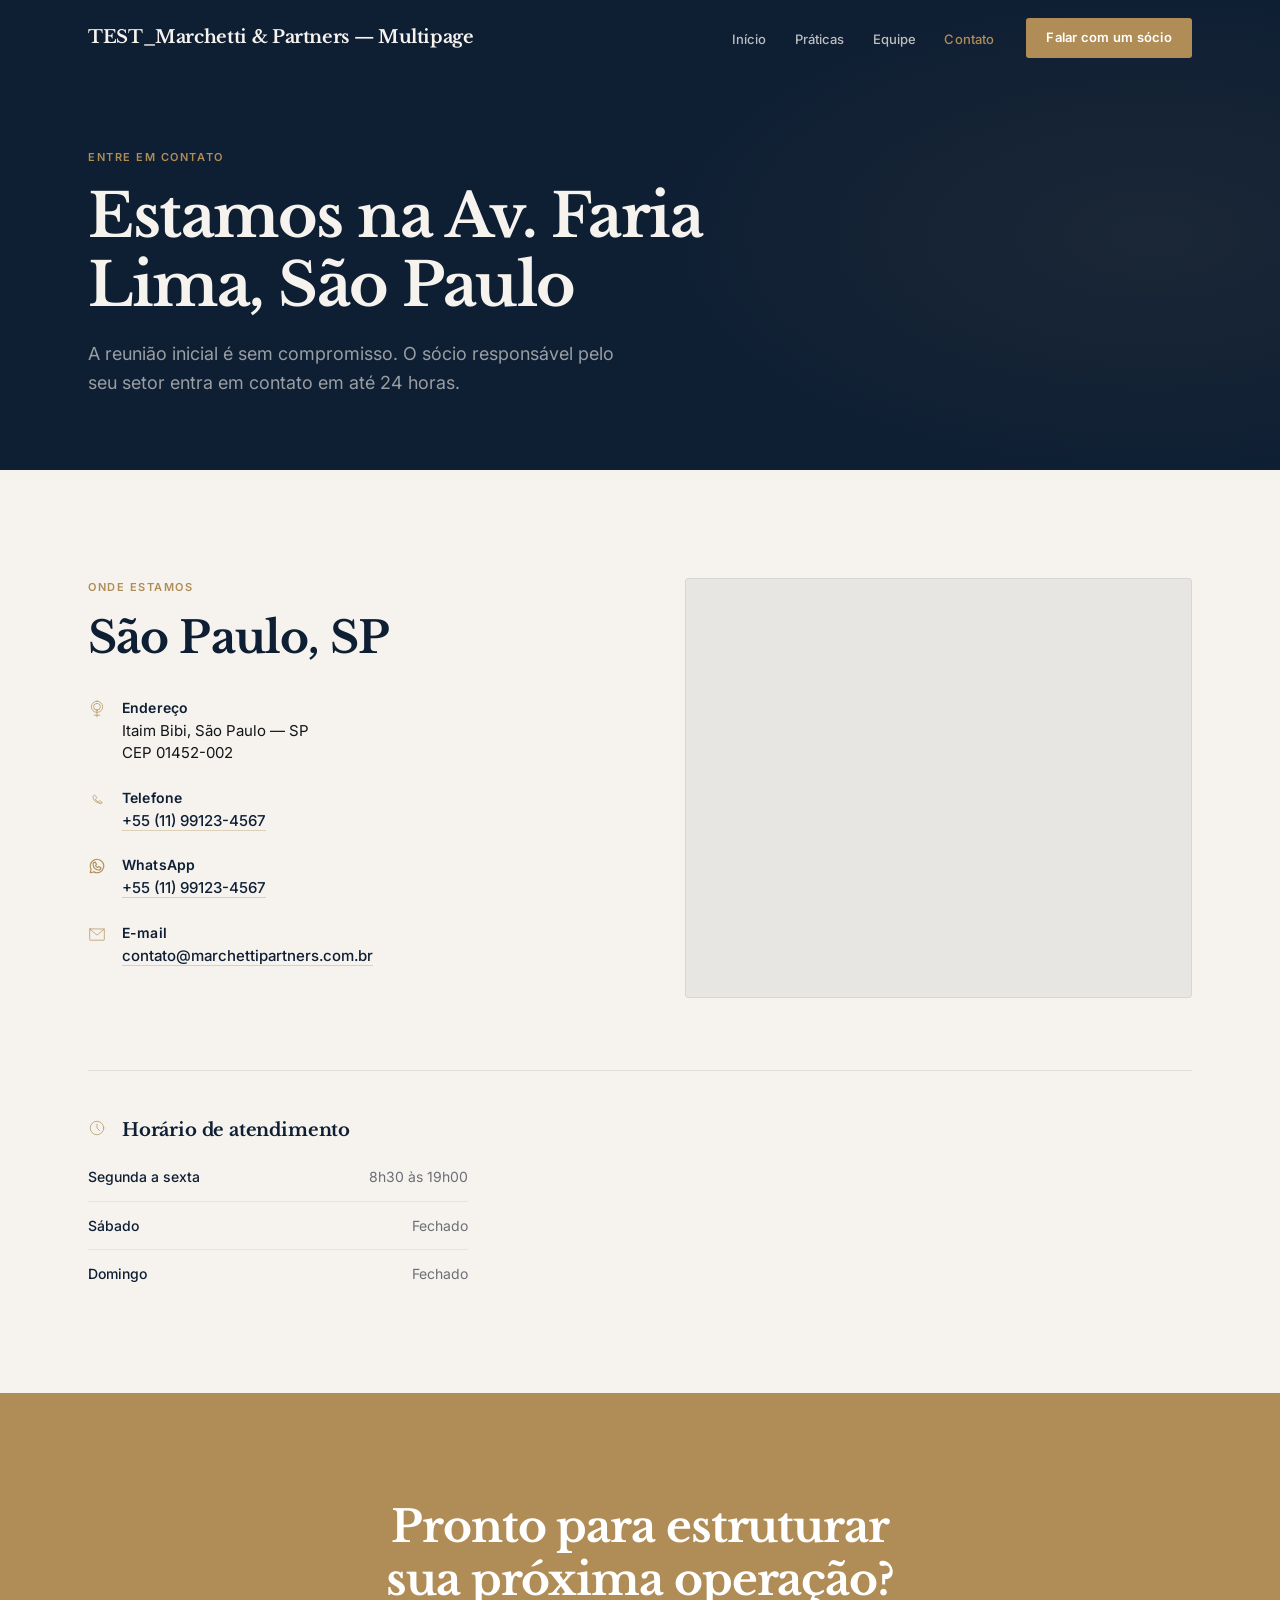
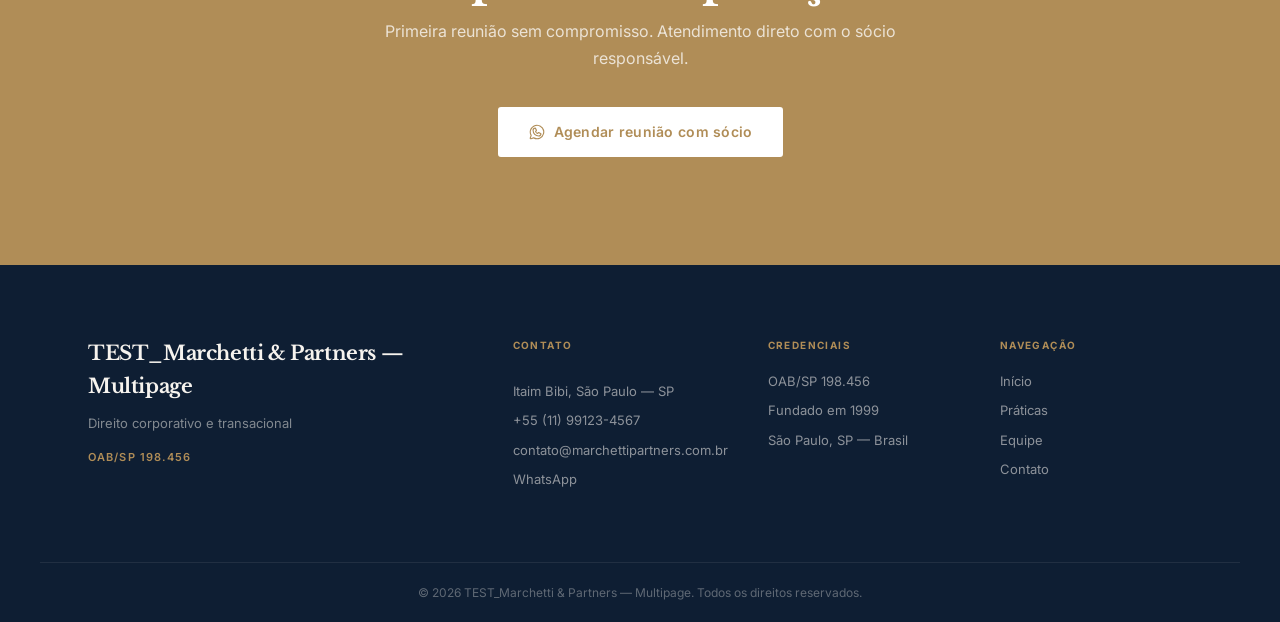
<file: contato.html>
<!DOCTYPE html>
<html lang="pt-BR">
<head>
  <meta charset="UTF-8">
  <meta name="viewport" content="width=device-width, initial-scale=1.0">
  <title>Contato | TEST_Marchetti & Partners — Multipage</title>
  <meta name="description" content="Entre em contato com a TEST_Marchetti & Partners — Multipage em São Paulo. Endereço: . Atendimento de segunda a sexta.">

  <meta property="og:type"        content="website">
  <meta property="og:title"       content="Contato | TEST_Marchetti & Partners — Multipage">
  <meta property="og:description" content="Entre em contato com a TEST_Marchetti & Partners — Multipage em São Paulo. Endereço: . Atendimento de segunda a sexta.">
  <meta property="og:image"       content="assets/og-placeholder.jpg">
  <meta property="og:url"         content="https://marchettipartners.com.br/contato">
  <meta property="og:locale"      content="pt_BR">
  <meta property="og:site_name"   content="TEST_Marchetti & Partners — Multipage">

  <link rel="icon" href="assets/favicon.png" type="image/png">
  <link rel="preconnect" href="https://fonts.googleapis.com">
  <link rel="preconnect" href="https://fonts.gstatic.com" crossorigin>
  <link href="https://fonts.googleapis.com/css2?family=Libre+Baskerville:ital,wght@0,400;0,700;1,400&family=Inter:wght@400;500;600;700&display=swap" rel="stylesheet">
  <link rel="stylesheet" href="style.css">
<script>window.__imgFallback=function(img,label){img.onerror=null;img.alt=label||'';img.style.cssText='background:#e5e7eb;min-height:40px';img.src='data:image/svg+xml,%3Csvg xmlns%3D%22http%3A%2F%2Fwww.w3.org%2F2000%2Fsvg%22 viewBox%3D%220 0 1 1%22%3E%3C%2Fsvg%3E';};</script>
</head>
<body>

  <!-- ══════════════════════════════
       NAVBAR
  ══════════════════════════════ -->
  <nav class="navbar" id="top" aria-label="Navegação principal">
    <div class="container nav-inner">
      <a href="index.html" class="nav-logo" aria-label="TEST_Marchetti & Partners — Multipage — página inicial">
        <span class="nav-logo-name">TEST_Marchetti & Partners — Multipage</span>
      </a>
      <ul class="nav-links" role="list">
        <li><a href="index.html">Início</a></li>
        <li><a href="praticas.html">Práticas</a></li>
        <li><a href="equipe.html">Equipe</a></li>
        <li><a href="contato.html" class="nav-active" aria-current="page">Contato</a></li>
      </ul>
      <a href="https://wa.me/?text=Ol%C3%A1%2C%20gostaria%20de%20agendar%20uma%20reuni%C3%A3o%20com%20um%20s%C3%B3cio%20para%20discutir%20uma%20opera%C3%A7%C3%A3o."
         class="nav-cta"
         target="_blank" rel="noopener noreferrer"
         aria-label="Fale com um sócio pelo WhatsApp">
        Falar com um sócio
      </a>
      <button class="nav-toggle" aria-label="Abrir menu" aria-expanded="false">
        <span></span><span></span><span></span>
      </button>
    </div>
  </nav>

  <!-- ══════════════════════════════
       PAGE HEADER
  ══════════════════════════════ -->
  <header class="page-header" aria-labelledby="page-title">
    <div class="container page-header-inner">
      <p class="eyebrow fade-up">Entre em contato</p>
      <h1 class="page-header-title fade-up fade-up--2" id="page-title">
        Estamos na Av. Faria Lima, São Paulo
      </h1>
      <p class="page-header-sub fade-up fade-up--3">
        A reunião inicial é sem compromisso. O sócio responsável pelo seu setor entra em contato em até 24 horas.
      </p>
    </div>
  </header>

  <!-- ══════════════════════════════
       CONTATO — INFO + MAPA
  ══════════════════════════════ -->
  <section class="contato-section" id="contato" aria-labelledby="contato-heading">
    <div class="container">
      <div class="contato-grid">
        <div class="contato-info">
          <p class="eyebrow fade-up">Onde estamos</p>
          <h2 class="section-heading fade-up" id="contato-heading">São Paulo, SP</h2>
          <address class="contato-address fade-up">

            <div class="contato-row">
              <span class="contato-icon" data-icon="MapPin" aria-hidden="true"></span>
              <div>
                <strong>Endereço</strong>
                <p></p>
                <p>Itaim Bibi, São Paulo — SP</p>
                <p>CEP 01452-002</p>
              </div>
            </div>

            <div class="contato-row">
              <span class="contato-icon" data-icon="Phone" aria-hidden="true"></span>
              <div>
                <strong>Telefone</strong>
                <a href="tel:+" class="contato-link">+55 (11) 99123-4567</a>
              </div>
            </div>

            <div class="contato-row">
              <span class="contato-icon" data-icon="WhatsappLogo" aria-hidden="true"></span>
              <div>
                <strong>WhatsApp</strong>
                <a href="https://wa.me/?text=Ol%C3%A1%2C%20gostaria%20de%20agendar%20uma%20reuni%C3%A3o%20com%20um%20s%C3%B3cio%20para%20discutir%20uma%20opera%C3%A7%C3%A3o."
                   class="contato-link"
                   target="_blank" rel="noopener noreferrer">
                  +55 (11) 99123-4567
                </a>
              </div>
            </div>

            <div class="contato-row">
              <span class="contato-icon" data-icon="Envelope" aria-hidden="true"></span>
              <div>
                <strong>E-mail</strong>
                <a href="mailto:contato@marchettipartners.com.br" class="contato-link">contato@marchettipartners.com.br</a>
              </div>
            </div>

          </address>
        </div>

        <div class="contato-map fade-up">
          <iframe
            src=""
            width="100%"
            height="100%"
            style="border:0;"
            allowfullscreen=""
            loading="lazy"
            referrerpolicy="no-referrer-when-downgrade"
            title="Localização da TEST_Marchetti & Partners — Multipage — , São Paulo">
          </iframe>
        </div>

      </div>

      <!-- Horários -->
      <div class="horarios fade-up">
        <div class="contato-row" style="margin-bottom:20px">
          <span class="contato-icon" data-icon="Clock" aria-hidden="true"></span>
          <h3 class="horarios-title" style="margin:0">Horário de atendimento</h3>
        </div>
        <ul class="horarios-list" role="list">
          <li class="horario-row">
            <span class="horario-day">Segunda a sexta</span>
            <span class="horario-hours ">
              8h30 às 19h00
            </span>
          </li>
          <li class="horario-row">
            <span class="horario-day">Sábado</span>
            <span class="horario-hours ">
              Fechado
            </span>
          </li>
          <li class="horario-row">
            <span class="horario-day">Domingo</span>
            <span class="horario-hours ">
              Fechado
            </span>
          </li>
        </ul>
      </div>

    </div>
  </section>

  <!-- ══════════════════════════════
       CTA FINAL
  ══════════════════════════════ -->
  <section class="cta-band" aria-labelledby="cta-contato-heading">
    <div class="container cta-band-inner">
      <h2 class="cta-band-headline fade-up" id="cta-contato-heading">Pronto para estruturar sua próxima operação?</h2>
      <p class="cta-band-sub fade-up">Primeira reunião sem compromisso. Atendimento direto com o sócio responsável.</p>
      <a href="https://wa.me/?text=Ol%C3%A1%2C%20gostaria%20de%20agendar%20uma%20reuni%C3%A3o%20com%20um%20s%C3%B3cio%20para%20discutir%20uma%20opera%C3%A7%C3%A3o."
         class="btn btn--primary fade-up"
         target="_blank" rel="noopener noreferrer"
         aria-label="Entrar em contato pelo WhatsApp">
        <span data-icon="WhatsappLogo" class="btn-icon" aria-hidden="true"></span>
        Agendar reunião com sócio
      </a>
    </div>
  </section>

  <!-- ══════════════════════════════
       FOOTER
  ══════════════════════════════ -->
  <footer class="footer" aria-label="Rodapé do site">
    <div class="container footer-grid">

      <div class="footer-col footer-col--brand">
        <p class="footer-logo">TEST_Marchetti & Partners — Multipage</p>
        <p class="footer-tagline">Direito corporativo e transacional</p>
        <p class="footer-oab">OAB/SP 198.456</p>
      </div>

      <div class="footer-col">
        <p class="footer-col-title">Contato</p>
        <ul class="footer-list" role="list">
          <li></li>
          <li>Itaim Bibi, São Paulo — SP</li>
          <li><a href="tel:+" class="footer-link">+55 (11) 99123-4567</a></li>
          <li><a href="mailto:contato@marchettipartners.com.br" class="footer-link">contato@marchettipartners.com.br</a></li>
          <li>
            <a href="https://wa.me/"
               class="footer-link"
               target="_blank" rel="noopener noreferrer">WhatsApp</a>
          </li>
        </ul>
      </div>

      <div class="footer-col">
        <p class="footer-col-title">Credenciais</p>
        <ul class="footer-list" role="list">
          <li>OAB/SP 198.456</li>
          <li>Fundado em 1999</li>
          <li>São Paulo, SP — Brasil</li>
        </ul>
      </div>

      <div class="footer-col">
        <p class="footer-col-title">Navegação</p>
        <ul class="footer-list" role="list">
          <li><a href="index.html"    class="footer-link">Início</a></li>
          <li><a href="praticas.html" class="footer-link">Práticas</a></li>
          <li><a href="equipe.html"   class="footer-link">Equipe</a></li>
          <li><a href="contato.html"  class="footer-link">Contato</a></li>
        </ul>
      </div>

    </div>
    <div class="footer-bottom">
      <p class="footer-copy">
        &copy; <span data-year>2026</span> TEST_Marchetti & Partners — Multipage. Todos os direitos reservados.
      </p>
    </div>
  </footer>

  <script src="script.js"></script>
</body>
</html>
</file>
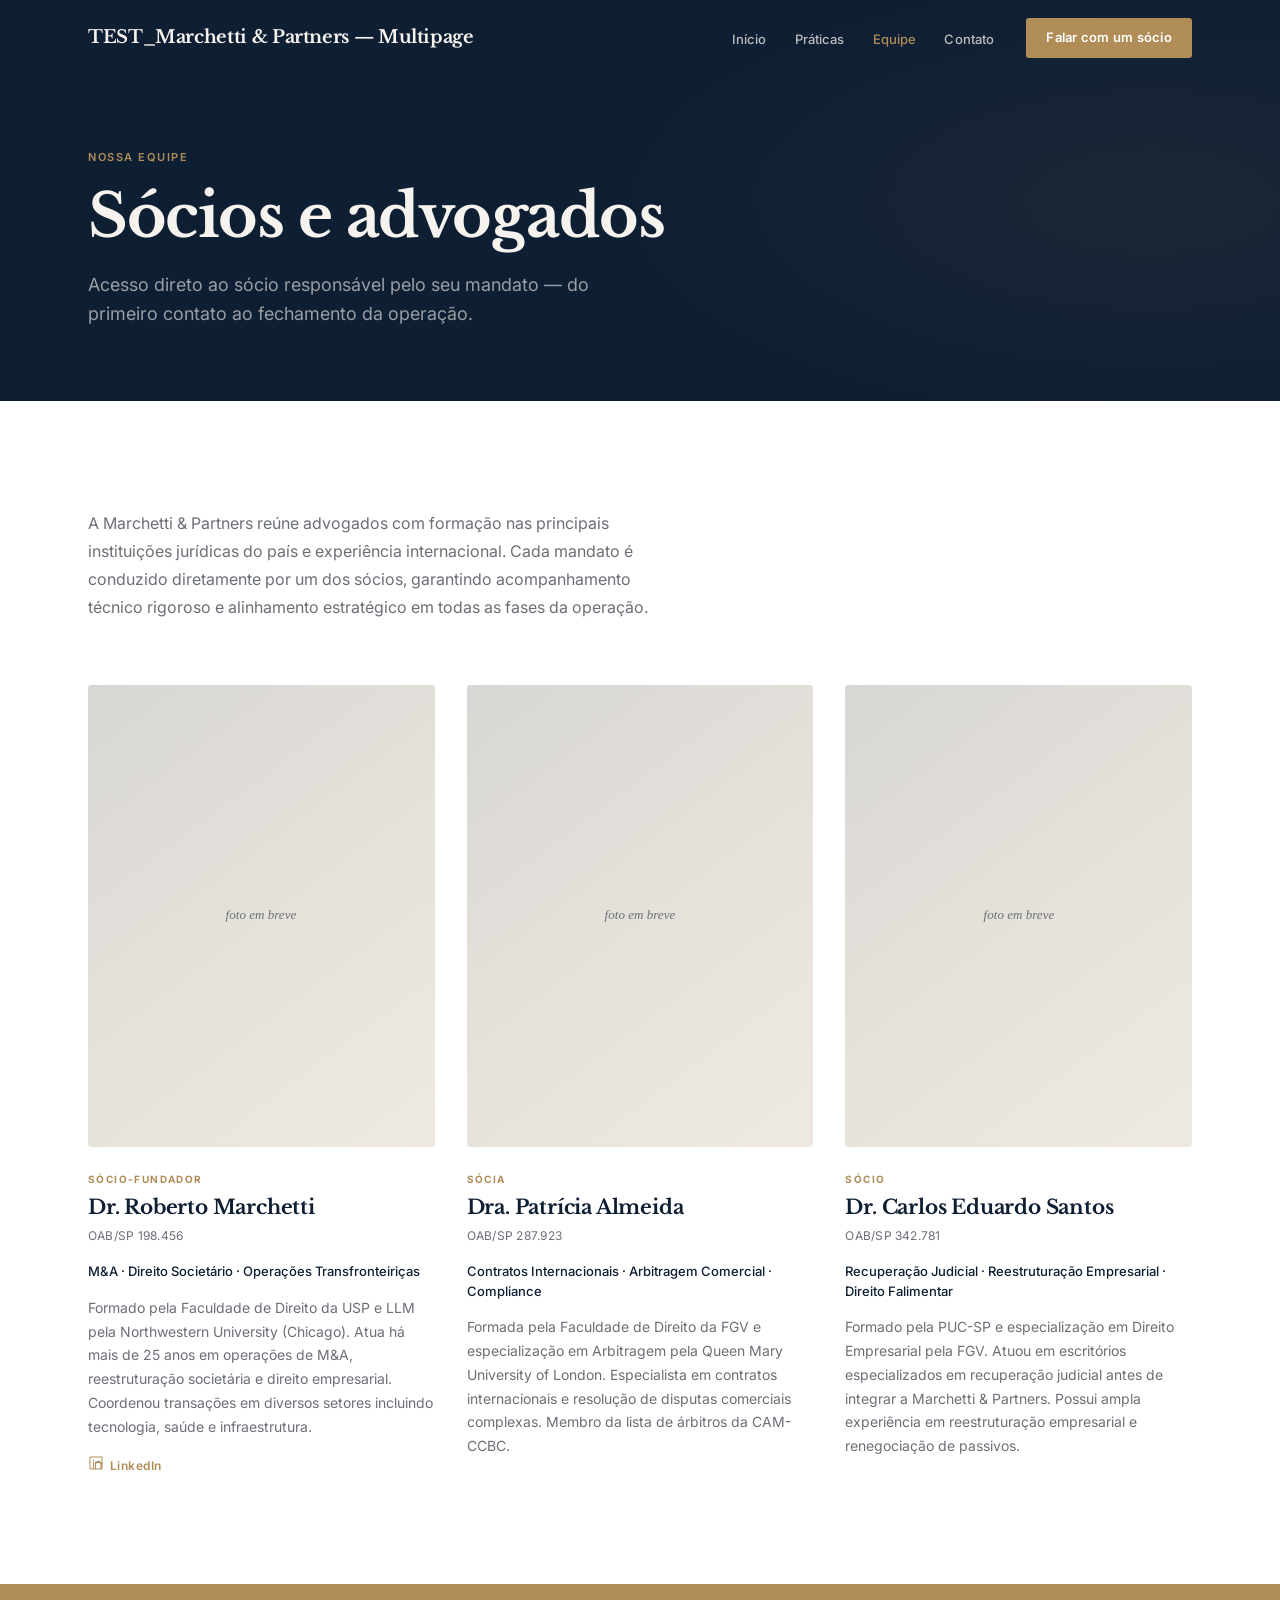
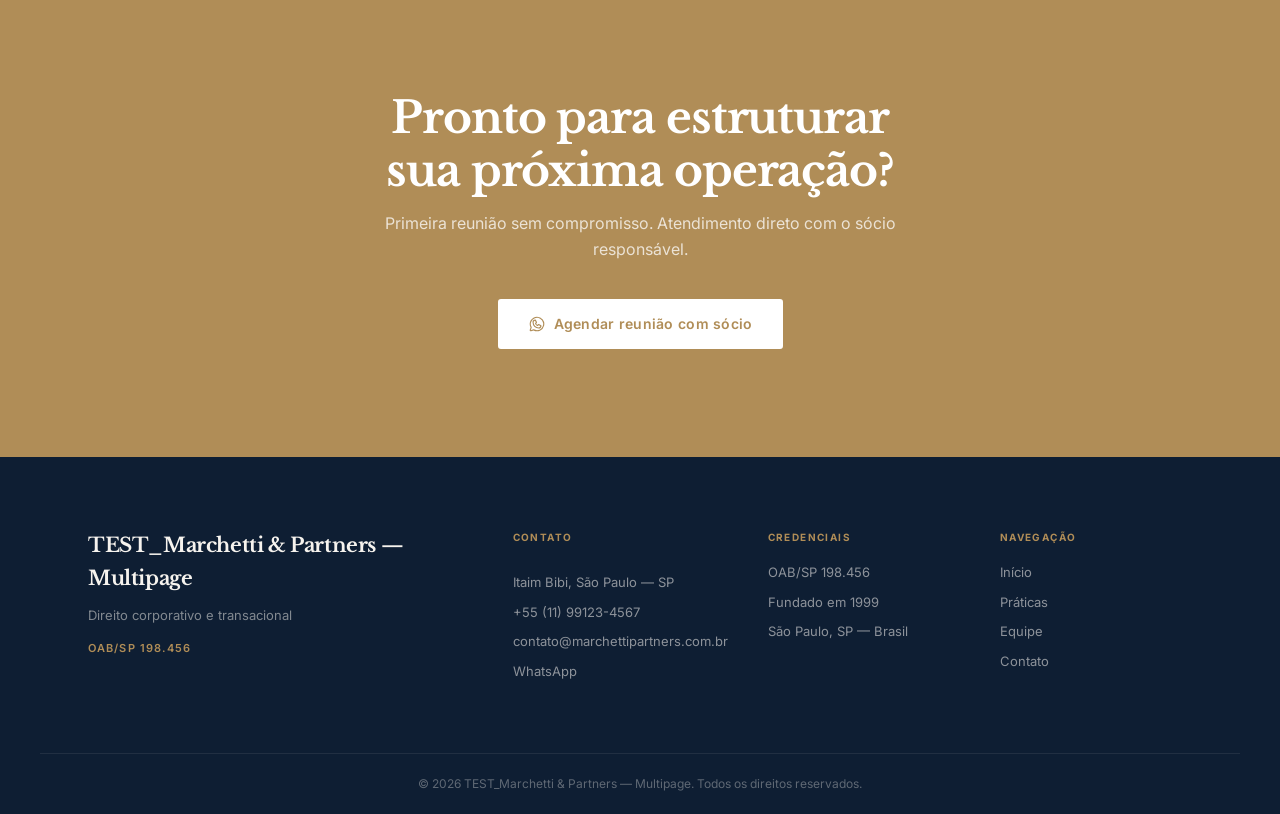
<file: equipe.html>
<!DOCTYPE html>
<html lang="pt-BR">
<head>
  <meta charset="UTF-8">
  <meta name="viewport" content="width=device-width, initial-scale=1.0">
  <title>Equipe | TEST_Marchetti & Partners — Multipage</title>
  <meta name="description" content="Conheça os sócios da TEST_Marchetti & Partners — Multipage — advogados especializados em M&A, contratos internacionais e reestruturação empresarial em São Paulo.">

  <meta property="og:type"        content="website">
  <meta property="og:title"       content="Equipe | TEST_Marchetti & Partners — Multipage">
  <meta property="og:description" content="Conheça os sócios da TEST_Marchetti & Partners — Multipage — advogados especializados em M&A, contratos internacionais e reestruturação empresarial em São Paulo.">
  <meta property="og:image"       content="assets/og-placeholder.jpg">
  <meta property="og:url"         content="https://marchettipartners.com.br/equipe">
  <meta property="og:locale"      content="pt_BR">
  <meta property="og:site_name"   content="TEST_Marchetti & Partners — Multipage">

  <link rel="icon" href="assets/favicon.png" type="image/png">
  <link rel="preconnect" href="https://fonts.googleapis.com">
  <link rel="preconnect" href="https://fonts.gstatic.com" crossorigin>
  <link href="https://fonts.googleapis.com/css2?family=Libre+Baskerville:ital,wght@0,400;0,700;1,400&family=Inter:wght@400;500;600;700&display=swap" rel="stylesheet">
  <link rel="stylesheet" href="style.css">
<script>window.__imgFallback=function(img,label){img.onerror=null;img.alt=label||'';img.style.cssText='background:#e5e7eb;min-height:40px';img.src='data:image/svg+xml,%3Csvg xmlns%3D%22http%3A%2F%2Fwww.w3.org%2F2000%2Fsvg%22 viewBox%3D%220 0 1 1%22%3E%3C%2Fsvg%3E';};</script>
</head>
<body>

  <!-- ══════════════════════════════
       NAVBAR
  ══════════════════════════════ -->
  <nav class="navbar" id="top" aria-label="Navegação principal">
    <div class="container nav-inner">
      <a href="index.html" class="nav-logo" aria-label="TEST_Marchetti & Partners — Multipage — página inicial">
        <span class="nav-logo-name">TEST_Marchetti & Partners — Multipage</span>
      </a>
      <ul class="nav-links" role="list">
        <li><a href="index.html">Início</a></li>
        <li><a href="praticas.html">Práticas</a></li>
        <li><a href="equipe.html" class="nav-active" aria-current="page">Equipe</a></li>
        <li><a href="contato.html">Contato</a></li>
      </ul>
      <a href="https://wa.me/?text=Ol%C3%A1%2C%20gostaria%20de%20agendar%20uma%20reuni%C3%A3o%20com%20um%20s%C3%B3cio%20para%20discutir%20uma%20opera%C3%A7%C3%A3o."
         class="nav-cta"
         target="_blank" rel="noopener noreferrer"
         aria-label="Fale com um sócio pelo WhatsApp">
        Falar com um sócio
      </a>
      <button class="nav-toggle" aria-label="Abrir menu" aria-expanded="false">
        <span></span><span></span><span></span>
      </button>
    </div>
  </nav>

  <!-- ══════════════════════════════
       PAGE HEADER
  ══════════════════════════════ -->
  <header class="page-header" aria-labelledby="page-title">
    <div class="container page-header-inner">
      <p class="eyebrow fade-up">Nossa equipe</p>
      <h1 class="page-header-title fade-up fade-up--2" id="page-title">Sócios e advogados</h1>
      <p class="page-header-sub fade-up fade-up--3">
        Acesso direto ao sócio responsável pelo seu mandato — do primeiro contato ao fechamento da operação.
      </p>
    </div>
  </header>

  <!-- ══════════════════════════════
       EQUIPE — SÓCIOS
  ══════════════════════════════ -->
  <section class="equipe-section" id="equipe" aria-labelledby="equipe-heading">
    <div class="container">
      <p class="equipe-intro fade-up">A Marchetti & Partners reúne advogados com formação nas principais instituições jurídicas do país e experiência internacional. Cada mandato é conduzido diretamente por um dos sócios, garantindo acompanhamento técnico rigoroso e alinhamento estratégico em todas as fases da operação.</p>
      <div class="partners-grid" role="list">
        <article class="partner-card stagger-card" role="listitem" aria-label="Dr. Roberto Marchetti, Sócio-Fundador">
          <div class="partner-photo-wrap img-fallback">
            <img src="https://8ispuxmgjxgu2r5q.public.blob.vercel-storage.com/stock-photos/avvocati/ambiente/avvocati-ambiente-03.webp"
                 alt="Dr. Roberto Marchetti, sócio-fundador da Marchetti & Partners"
                 loading="lazy"
                 onerror="window.__imgFallback(this, 'foto em breve')">
          </div>
          <p class="partner-role-eyebrow">Sócio-Fundador</p>
          <h2 class="partner-name">Dr. Roberto Marchetti</h2>
          <p class="partner-oab">OAB/SP 198.456</p>
          <p class="partner-expertise">M&A · Direito Societário · Operações Transfronteiriças</p>
          <p class="partner-bio">Formado pela Faculdade de Direito da USP e LLM pela Northwestern University (Chicago). Atua há mais de 25 anos em operações de M&A, reestruturação societária e direito empresarial. Coordenou transações em diversos setores incluindo tecnologia, saúde e infraestrutura.</p>
          <a href="https://linkedin.com/in/robertomarchetti"
             class="partner-linkedin"
             target="_blank" rel="noopener noreferrer"
             aria-label="LinkedIn de Dr. Roberto Marchetti">
            <span data-icon="LinkedinLogo" aria-hidden="true"></span>
            LinkedIn
          </a>
        </article>
        <article class="partner-card stagger-card" role="listitem" aria-label="Dra. Patrícia Almeida, Sócia">
          <div class="partner-photo-wrap img-fallback">
            <img src="https://8ispuxmgjxgu2r5q.public.blob.vercel-storage.com/stock-photos/avvocati/detalhe/avvocati-detalhe-12.webp"
                 alt="Dra. Patrícia Almeida, sócia da Marchetti & Partners"
                 loading="lazy"
                 onerror="window.__imgFallback(this, 'foto em breve')">
          </div>
          <p class="partner-role-eyebrow">Sócia</p>
          <h2 class="partner-name">Dra. Patrícia Almeida</h2>
          <p class="partner-oab">OAB/SP 287.923</p>
          <p class="partner-expertise">Contratos Internacionais · Arbitragem Comercial · Compliance</p>
          <p class="partner-bio">Formada pela Faculdade de Direito da FGV e especialização em Arbitragem pela Queen Mary University of London. Especialista em contratos internacionais e resolução de disputas comerciais complexas. Membro da lista de árbitros da CAM-CCBC.</p>
        </article>
        <article class="partner-card stagger-card" role="listitem" aria-label="Dr. Carlos Eduardo Santos, Sócio">
          <div class="partner-photo-wrap img-fallback">
            <img src="https://8ispuxmgjxgu2r5q.public.blob.vercel-storage.com/stock-photos/avvocati/equipe/avvocati-equipe-08.webp"
                 alt="Dr. Carlos Eduardo Santos, sócio da Marchetti & Partners"
                 loading="lazy"
                 onerror="window.__imgFallback(this, 'foto em breve')">
          </div>
          <p class="partner-role-eyebrow">Sócio</p>
          <h2 class="partner-name">Dr. Carlos Eduardo Santos</h2>
          <p class="partner-oab">OAB/SP 342.781</p>
          <p class="partner-expertise">Recuperação Judicial · Reestruturação Empresarial · Direito Falimentar</p>
          <p class="partner-bio">Formado pela PUC-SP e especialização em Direito Empresarial pela FGV. Atuou em escritórios especializados em recuperação judicial antes de integrar a Marchetti & Partners. Possui ampla experiência em reestruturação empresarial e renegociação de passivos.</p>
        </article>
      </div>
    </div>
  </section>

  <!-- ══════════════════════════════
       CTA FINAL
  ══════════════════════════════ -->
  <section class="cta-band" aria-labelledby="cta-equipe-heading">
    <div class="container cta-band-inner">
      <h2 class="cta-band-headline fade-up" id="cta-equipe-heading">Pronto para estruturar sua próxima operação?</h2>
      <p class="cta-band-sub fade-up">Primeira reunião sem compromisso. Atendimento direto com o sócio responsável.</p>
      <a href="https://wa.me/?text=Ol%C3%A1%2C%20gostaria%20de%20agendar%20uma%20reuni%C3%A3o%20com%20um%20s%C3%B3cio%20para%20discutir%20uma%20opera%C3%A7%C3%A3o."
         class="btn btn--primary fade-up"
         target="_blank" rel="noopener noreferrer"
         aria-label="Entrar em contato pelo WhatsApp">
        <span data-icon="WhatsappLogo" class="btn-icon" aria-hidden="true"></span>
        Agendar reunião com sócio
      </a>
    </div>
  </section>

  <!-- ══════════════════════════════
       FOOTER
  ══════════════════════════════ -->
  <footer class="footer" aria-label="Rodapé do site">
    <div class="container footer-grid">

      <div class="footer-col footer-col--brand">
        <p class="footer-logo">TEST_Marchetti & Partners — Multipage</p>
        <p class="footer-tagline">Direito corporativo e transacional</p>
        <p class="footer-oab">OAB/SP 198.456</p>
      </div>

      <div class="footer-col">
        <p class="footer-col-title">Contato</p>
        <ul class="footer-list" role="list">
          <li></li>
          <li>Itaim Bibi, São Paulo — SP</li>
          <li><a href="tel:+" class="footer-link">+55 (11) 99123-4567</a></li>
          <li><a href="mailto:contato@marchettipartners.com.br" class="footer-link">contato@marchettipartners.com.br</a></li>
          <li>
            <a href="https://wa.me/"
               class="footer-link"
               target="_blank" rel="noopener noreferrer">WhatsApp</a>
          </li>
        </ul>
      </div>

      <div class="footer-col">
        <p class="footer-col-title">Credenciais</p>
        <ul class="footer-list" role="list">
          <li>OAB/SP 198.456</li>
          <li>Fundado em 1999</li>
          <li>São Paulo, SP — Brasil</li>
        </ul>
      </div>

      <div class="footer-col">
        <p class="footer-col-title">Navegação</p>
        <ul class="footer-list" role="list">
          <li><a href="index.html"    class="footer-link">Início</a></li>
          <li><a href="praticas.html" class="footer-link">Práticas</a></li>
          <li><a href="equipe.html"   class="footer-link">Equipe</a></li>
          <li><a href="contato.html"  class="footer-link">Contato</a></li>
        </ul>
      </div>

    </div>
    <div class="footer-bottom">
      <p class="footer-copy">
        &copy; <span data-year>2026</span> TEST_Marchetti & Partners — Multipage. Todos os direitos reservados.
      </p>
    </div>
  </footer>

  <script src="script.js"></script>
</body>
</html>
</file>
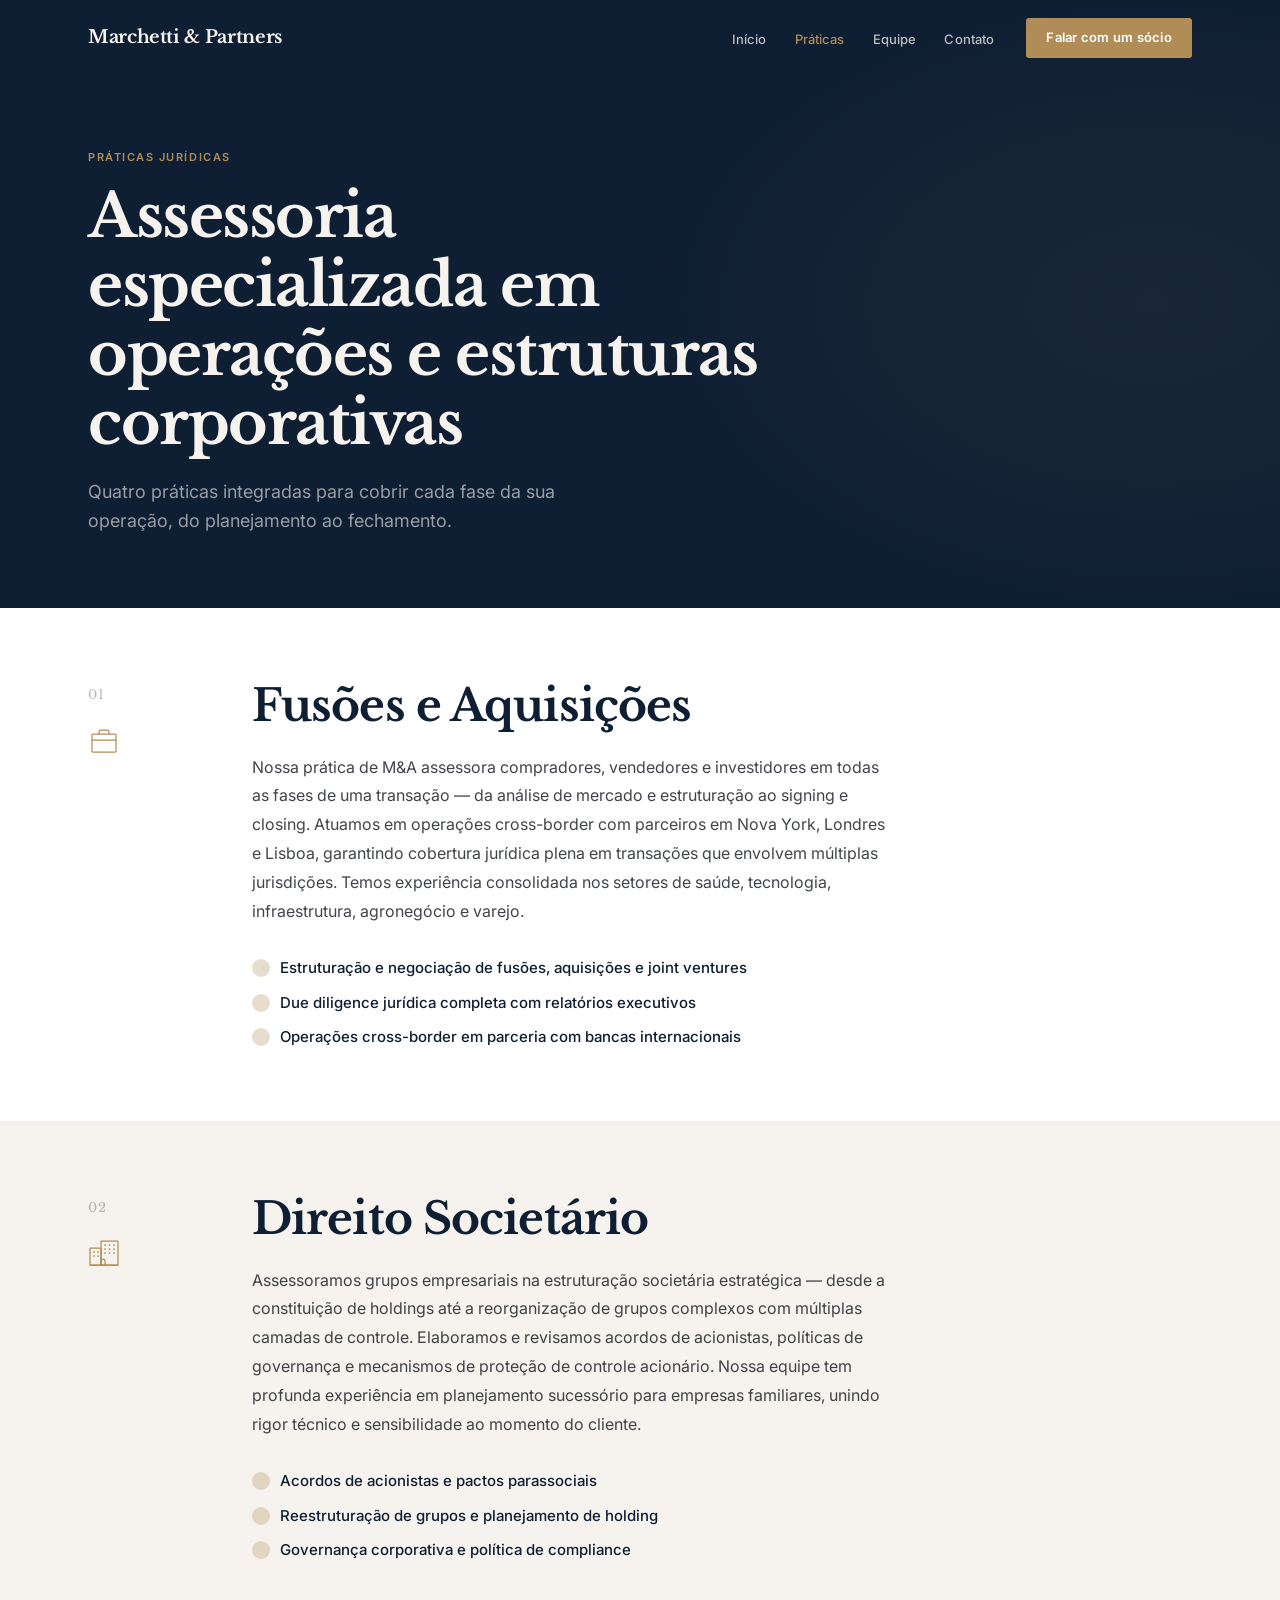
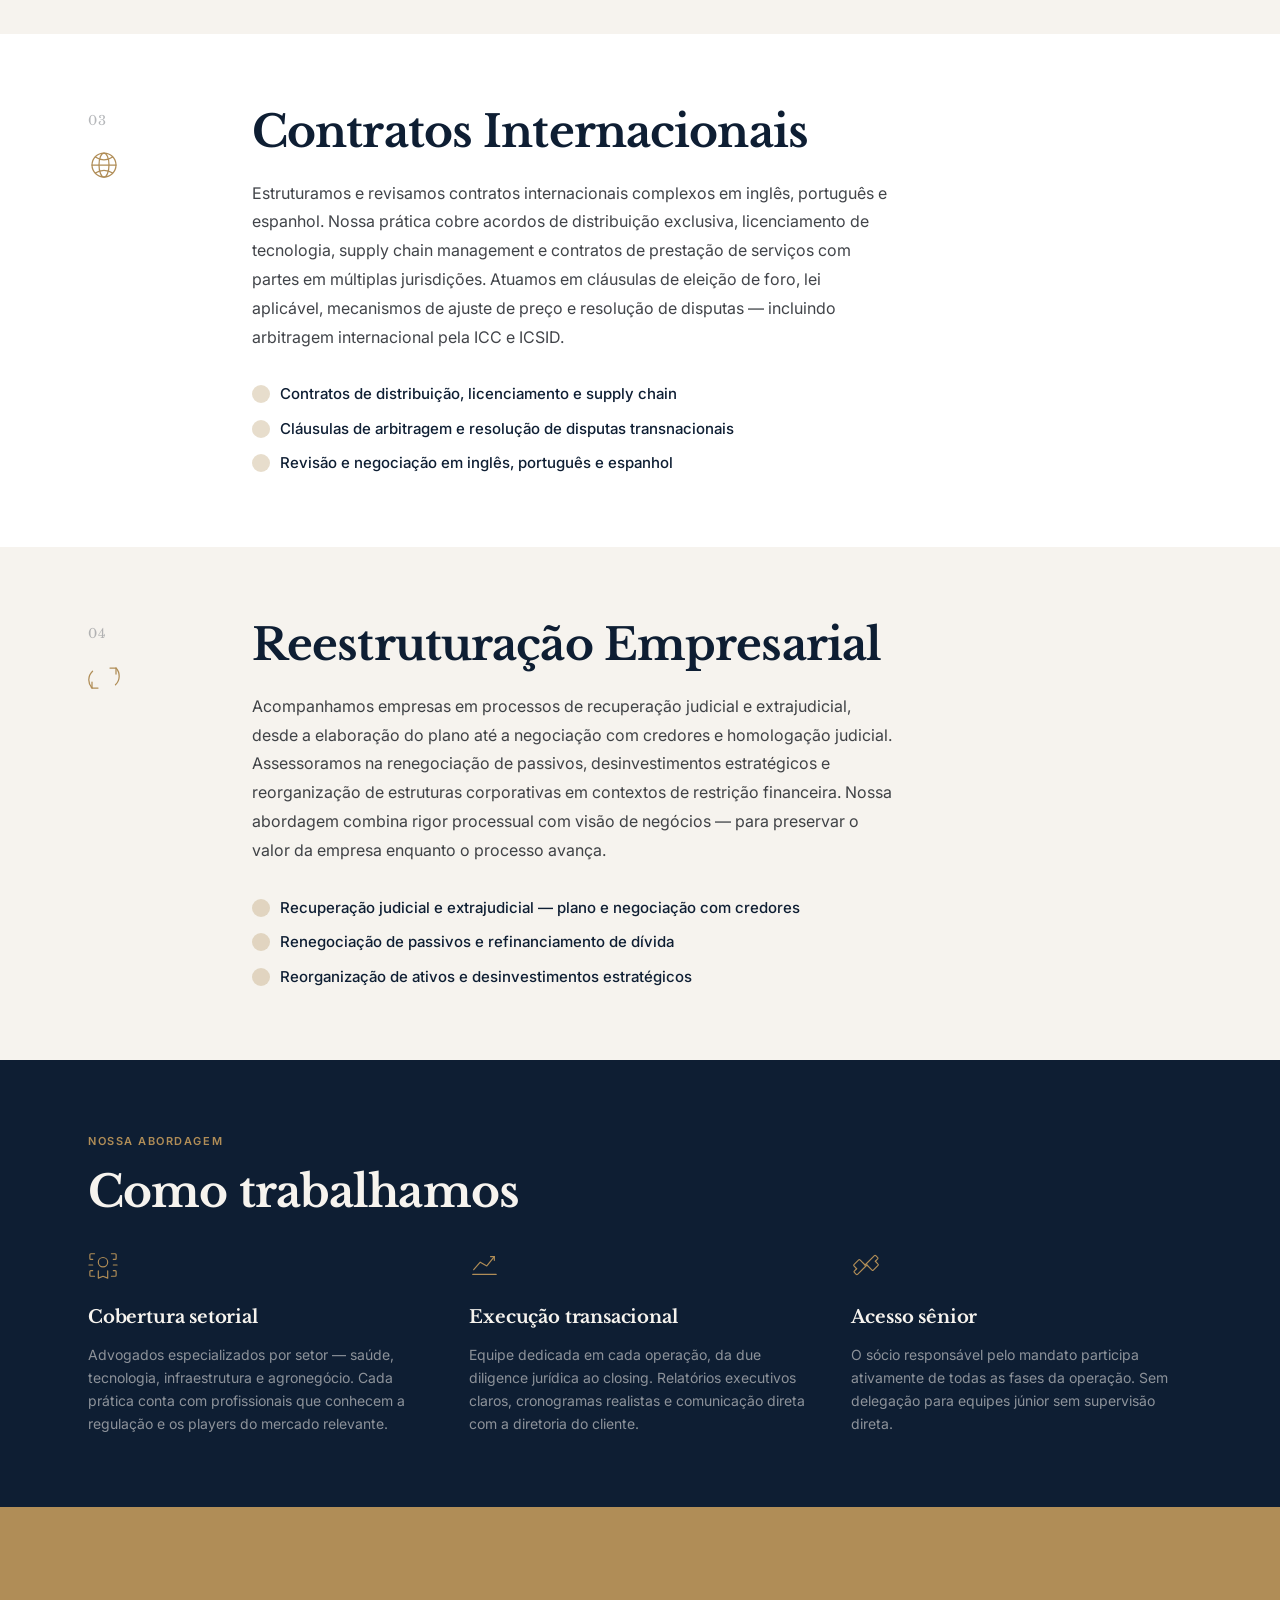
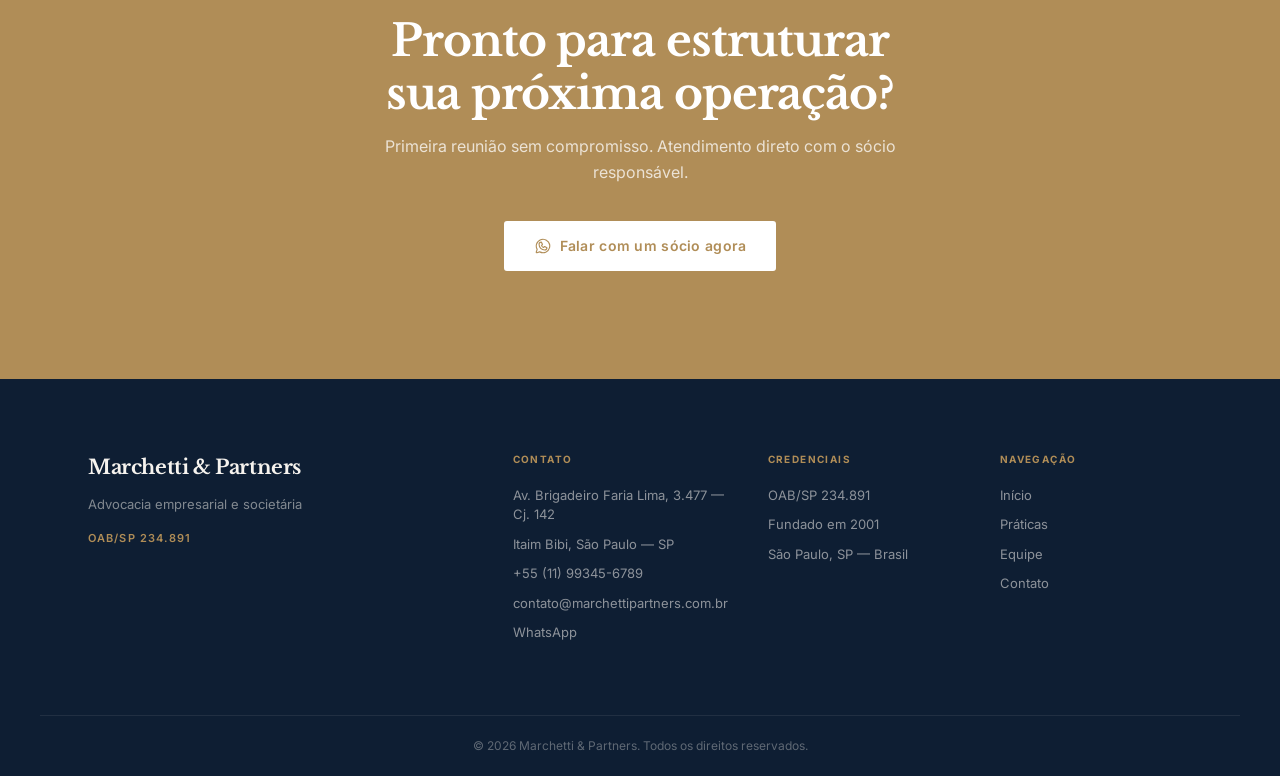
<file: praticas-preview.html>
<!DOCTYPE html>
<html lang="pt-BR">
<head>
  <meta charset="UTF-8">
  <meta name="viewport" content="width=device-width, initial-scale=1.0">
  <title>Práticas | Marchetti &amp; Partners</title>
  <meta name="description" content="Conheça as práticas jurídicas da Marchetti &amp; Partners: M&A, direito societário, contratos internacionais e reestruturação empresarial em São Paulo.">

  <meta property="og:type"        content="website">
  <meta property="og:title"       content="Práticas | Marchetti &amp; Partners">
  <meta property="og:description" content="Conheça as práticas jurídicas da Marchetti &amp; Partners: M&A, direito societário, contratos internacionais e reestruturação empresarial em São Paulo.">
  <meta property="og:image"       content="assets/og-placeholder.jpg">
  <meta property="og:url"         content="https://marchettipartners.com.br/praticas">
  <meta property="og:locale"      content="pt_BR">
  <meta property="og:site_name"   content="Marchetti &amp; Partners">

  <link rel="icon" href="assets/favicon.png" type="image/png">
  <link rel="preconnect" href="https://fonts.googleapis.com">
  <link rel="preconnect" href="https://fonts.gstatic.com" crossorigin>
  <link href="https://fonts.googleapis.com/css2?family=Libre+Baskerville:ital,wght@0,400;0,700;1,400&family=Inter:wght@400;500;600;700&display=swap" rel="stylesheet">
  <link rel="stylesheet" href="style.css">
<script>window.__imgFallback=function(img,label){img.onerror=null;img.alt=label||'';img.style.cssText='background:#e5e7eb;min-height:40px';img.src='data:image/svg+xml,%3Csvg xmlns%3D%22http%3A%2F%2Fwww.w3.org%2F2000%2Fsvg%22 viewBox%3D%220 0 1 1%22%3E%3C%2Fsvg%3E';};</script>
</head>
<body>

  <!-- ══════════════════════════════
       NAVBAR
  ══════════════════════════════ -->
  <nav class="navbar" id="top" aria-label="Navegação principal">
    <div class="container nav-inner">
      <a href="index-preview.html" class="nav-logo" aria-label="Marchetti &amp; Partners — página inicial">
        <span class="nav-logo-name">Marchetti &amp; Partners</span>
      </a>
      <ul class="nav-links" role="list">
        <li><a href="index-preview.html">Início</a></li>
        <li><a href="praticas-preview.html" class="nav-active" aria-current="page">Práticas</a></li>
        <li><a href="equipe-preview.html">Equipe</a></li>
        <li><a href="contato-preview.html">Contato</a></li>
      </ul>
      <a href="https://wa.me/5511993456789?text=Ol%C3%A1%2C%20gostaria%20de%20agendar%20uma%20reuni%C3%A3o%20com%20um%20s%C3%B3cio%20para%20discutir%20uma%20opera%C3%A7%C3%A3o."
         class="nav-cta"
         target="_blank" rel="noopener noreferrer"
         aria-label="Fale com um sócio pelo WhatsApp">
        Falar com um sócio
      </a>
      <button class="nav-toggle" aria-label="Abrir menu" aria-expanded="false">
        <span></span><span></span><span></span>
      </button>
    </div>
  </nav>

  <!-- ══════════════════════════════
       PAGE HEADER
  ══════════════════════════════ -->
  <header class="page-header" aria-labelledby="page-title">
    <div class="container page-header-inner">
      <p class="eyebrow fade-up">Práticas jurídicas</p>
      <h1 class="page-header-title fade-up fade-up--2" id="page-title">
        Assessoria especializada em operações e estruturas corporativas
      </h1>
      <p class="page-header-sub fade-up fade-up--3">
        Quatro práticas integradas para cobrir cada fase da sua operação, do planejamento ao fechamento.
      </p>
    </div>
  </header>

  <!-- ══════════════════════════════
       PRÁTICAS — DETAIL
  ══════════════════════════════ -->
  <section class="pratica-section" id="pratica-01" aria-labelledby="pratica-01-heading">
    <div class="container">
      <div class="pratica-grid">
        <div class="pratica-header fade-up">
          <span class="pratica-num">01</span>
          <div class="pratica-icon" data-icon="briefcase" aria-hidden="true"></div>
        </div>
        <div class="pratica-content">
          <h2 class="section-heading fade-up" id="pratica-01-heading">Fusões e Aquisições</h2>
          <p class="pratica-body fade-up">Nossa prática de M&amp;A assessora compradores, vendedores e investidores em todas as fases de uma transação — da análise de mercado e estruturação ao signing e closing. Atuamos em operações cross-border com parceiros em Nova York, Londres e Lisboa, garantindo cobertura jurídica plena em transações que envolvem múltiplas jurisdições. Temos experiência consolidada nos setores de saúde, tecnologia, infraestrutura, agronegócio e varejo.</p>
          <ul class="pratica-highlights fade-up" role="list">
            <li class="pratica-highlight">Estruturação e negociação de fusões, aquisições e joint ventures</li>
            <li class="pratica-highlight">Due diligence jurídica completa com relatórios executivos</li>
            <li class="pratica-highlight">Operações cross-border em parceria com bancas internacionais</li>
          </ul>
        </div>
      </div>
    </div>
  </section>
  <section class="pratica-section" id="pratica-02" aria-labelledby="pratica-02-heading">
    <div class="container">
      <div class="pratica-grid">
        <div class="pratica-header fade-up">
          <span class="pratica-num">02</span>
          <div class="pratica-icon" data-icon="buildings" aria-hidden="true"></div>
        </div>
        <div class="pratica-content">
          <h2 class="section-heading fade-up" id="pratica-02-heading">Direito Societário</h2>
          <p class="pratica-body fade-up">Assessoramos grupos empresariais na estruturação societária estratégica — desde a constituição de holdings até a reorganização de grupos complexos com múltiplas camadas de controle. Elaboramos e revisamos acordos de acionistas, políticas de governança e mecanismos de proteção de controle acionário. Nossa equipe tem profunda experiência em planejamento sucessório para empresas familiares, unindo rigor técnico e sensibilidade ao momento do cliente.</p>
          <ul class="pratica-highlights fade-up" role="list">
            <li class="pratica-highlight">Acordos de acionistas e pactos parassociais</li>
            <li class="pratica-highlight">Reestruturação de grupos e planejamento de holding</li>
            <li class="pratica-highlight">Governança corporativa e política de compliance</li>
          </ul>
        </div>
      </div>
    </div>
  </section>
  <section class="pratica-section" id="pratica-03" aria-labelledby="pratica-03-heading">
    <div class="container">
      <div class="pratica-grid">
        <div class="pratica-header fade-up">
          <span class="pratica-num">03</span>
          <div class="pratica-icon" data-icon="globe" aria-hidden="true"></div>
        </div>
        <div class="pratica-content">
          <h2 class="section-heading fade-up" id="pratica-03-heading">Contratos Internacionais</h2>
          <p class="pratica-body fade-up">Estruturamos e revisamos contratos internacionais complexos em inglês, português e espanhol. Nossa prática cobre acordos de distribuição exclusiva, licenciamento de tecnologia, supply chain management e contratos de prestação de serviços com partes em múltiplas jurisdições. Atuamos em cláusulas de eleição de foro, lei aplicável, mecanismos de ajuste de preço e resolução de disputas — incluindo arbitragem internacional pela ICC e ICSID.</p>
          <ul class="pratica-highlights fade-up" role="list">
            <li class="pratica-highlight">Contratos de distribuição, licenciamento e supply chain</li>
            <li class="pratica-highlight">Cláusulas de arbitragem e resolução de disputas transnacionais</li>
            <li class="pratica-highlight">Revisão e negociação em inglês, português e espanhol</li>
          </ul>
        </div>
      </div>
    </div>
  </section>
  <section class="pratica-section" id="pratica-04" aria-labelledby="pratica-04-heading">
    <div class="container">
      <div class="pratica-grid">
        <div class="pratica-header fade-up">
          <span class="pratica-num">04</span>
          <div class="pratica-icon" data-icon="arrows-clockwise" aria-hidden="true"></div>
        </div>
        <div class="pratica-content">
          <h2 class="section-heading fade-up" id="pratica-04-heading">Reestruturação Empresarial</h2>
          <p class="pratica-body fade-up">Acompanhamos empresas em processos de recuperação judicial e extrajudicial, desde a elaboração do plano até a negociação com credores e homologação judicial. Assessoramos na renegociação de passivos, desinvestimentos estratégicos e reorganização de estruturas corporativas em contextos de restrição financeira. Nossa abordagem combina rigor processual com visão de negócios — para preservar o valor da empresa enquanto o processo avança.</p>
          <ul class="pratica-highlights fade-up" role="list">
            <li class="pratica-highlight">Recuperação judicial e extrajudicial — plano e negociação com credores</li>
            <li class="pratica-highlight">Renegociação de passivos e refinanciamento de dívida</li>
            <li class="pratica-highlight">Reorganização de ativos e desinvestimentos estratégicos</li>
          </ul>
        </div>
      </div>
    </div>
  </section>

  <!-- ══════════════════════════════
       ABORDAGEM
  ══════════════════════════════ -->
  <section class="abordagem" id="abordagem" aria-labelledby="abordagem-heading">
    <div class="container">
      <p class="eyebrow fade-up">Nossa abordagem</p>
      <h2 class="section-heading fade-up" id="abordagem-heading">Como trabalhamos</h2>
      <div class="abordagem-grid">
        <div class="approach-item fade-up">
          <div class="approach-icon" data-icon="certificate" aria-hidden="true"></div>
          <h3 class="approach-title">Cobertura setorial</h3>
          <p class="approach-desc">Advogados especializados por setor — saúde, tecnologia, infraestrutura e agronegócio. Cada prática conta com profissionais que conhecem a regulação e os players do mercado relevante.</p>
        </div>
        <div class="approach-item fade-up">
          <div class="approach-icon" data-icon="chart-line-up" aria-hidden="true"></div>
          <h3 class="approach-title">Execução transacional</h3>
          <p class="approach-desc">Equipe dedicada em cada operação, da due diligence jurídica ao closing. Relatórios executivos claros, cronogramas realistas e comunicação direta com a diretoria do cliente.</p>
        </div>
        <div class="approach-item fade-up">
          <div class="approach-icon" data-icon="handshake" aria-hidden="true"></div>
          <h3 class="approach-title">Acesso sênior</h3>
          <p class="approach-desc">O sócio responsável pelo mandato participa ativamente de todas as fases da operação. Sem delegação para equipes júnior sem supervisão direta.</p>
        </div>
      </div>
    </div>
  </section>

  <!-- ══════════════════════════════
       CTA FINAL
  ══════════════════════════════ -->
  <section class="cta-band" aria-labelledby="cta-praticas-heading">
    <div class="container cta-band-inner">
      <h2 class="cta-band-headline fade-up" id="cta-praticas-heading">Pronto para estruturar sua próxima operação?</h2>
      <p class="cta-band-sub fade-up">Primeira reunião sem compromisso. Atendimento direto com o sócio responsável.</p>
      <a href="https://wa.me/5511993456789?text=Ol%C3%A1%2C%20gostaria%20de%20agendar%20uma%20reuni%C3%A3o%20com%20um%20s%C3%B3cio%20para%20discutir%20uma%20opera%C3%A7%C3%A3o."
         class="btn btn--primary fade-up"
         target="_blank" rel="noopener noreferrer"
         aria-label="Entrar em contato pelo WhatsApp">
        <span data-icon="WhatsappLogo" class="btn-icon" aria-hidden="true"></span>
        Falar com um sócio agora
      </a>
    </div>
  </section>

  <!-- ══════════════════════════════
       FOOTER
  ══════════════════════════════ -->
  <footer class="footer" aria-label="Rodapé do site">
    <div class="container footer-grid">

      <div class="footer-col footer-col--brand">
        <p class="footer-logo">Marchetti &amp; Partners</p>
        <p class="footer-tagline">Advocacia empresarial e societária</p>
        <p class="footer-oab">OAB/SP 234.891</p>
      </div>

      <div class="footer-col">
        <p class="footer-col-title">Contato</p>
        <ul class="footer-list" role="list">
          <li>Av. Brigadeiro Faria Lima, 3.477 — Cj. 142</li>
          <li>Itaim Bibi, São Paulo — SP</li>
          <li><a href="tel:+5511993456789" class="footer-link">+55 (11) 99345-6789</a></li>
          <li><a href="mailto:contato@marchettipartners.com.br" class="footer-link">contato@marchettipartners.com.br</a></li>
          <li>
            <a href="https://wa.me/5511993456789"
               class="footer-link"
               target="_blank" rel="noopener noreferrer">WhatsApp</a>
          </li>
        </ul>
      </div>

      <div class="footer-col">
        <p class="footer-col-title">Credenciais</p>
        <ul class="footer-list" role="list">
          <li>OAB/SP 234.891</li>
          <li>Fundado em 2001</li>
          <li>São Paulo, SP — Brasil</li>
        </ul>
      </div>

      <div class="footer-col">
        <p class="footer-col-title">Navegação</p>
        <ul class="footer-list" role="list">
          <li><a href="index-preview.html"    class="footer-link">Início</a></li>
          <li><a href="praticas-preview.html" class="footer-link">Práticas</a></li>
          <li><a href="equipe-preview.html"   class="footer-link">Equipe</a></li>
          <li><a href="contato-preview.html"  class="footer-link">Contato</a></li>
        </ul>
      </div>

    </div>
    <div class="footer-bottom">
      <p class="footer-copy">
        &copy; <span data-year>2026</span> Marchetti &amp; Partners. Todos os direitos reservados.
      </p>
    </div>
  </footer>

  <script>
/* ═══════════════════════════════════════════════════════════════
   template-legale-002-multipage — Marchetti & Partners — script.js
   law-editorial scroll · multi-page · pt-BR
   ═══════════════════════════════════════════════════════════════ */

// ── Scroll animation — frame config ──────────────────────────
var FRAME_PATH   = 'https://8ispuxmgjxgu2r5q.public.blob.vercel-storage.com/templates/legale-002-multipage/frames/';
var FRAME_PREFIX = 'frame_';
var FRAME_PAD    = 4;
var FRAME_EXT    = '.webp';
var FRAME_COUNT  = 151;  // law-editorial — HARD

// ── Image fallback ────────────────────────────────────────────
window.__imgFallback = function (img, label) {
  var w = img.naturalWidth  || 800;
  var h = img.naturalHeight || 600;
  var svg = '<svg xmlns="http://www.w3.org/2000/svg" width="' + w + '" height="' + h
    + '" viewBox="0 0 ' + w + ' ' + h + '">'
    + '<defs><linearGradient id="fg" x1="0" y1="0" x2="1" y2="1">'
    + '<stop offset="0%" stop-color="#0E1E33" stop-opacity="0.15"/>'
    + '<stop offset="100%" stop-color="#B08D57" stop-opacity="0.08"/>'
    + '</linearGradient></defs>'
    + '<rect width="100%" height="100%" fill="#F6F3EE"/>'
    + '<rect width="100%" height="100%" fill="url(#fg)"/>'
    + '<text x="50%" y="50%" font-family="\'Libre Baskerville\',Georgia,serif" font-size="17"'
    + ' font-style="italic" fill="#6B6F76" text-anchor="middle" dominant-baseline="middle">'
    + (label || 'imagem em breve')
    + '</text></svg>';
  img.src = 'data:image/svg+xml;charset=utf-8,' + encodeURIComponent(svg);
  img.onerror = null;
};

// ── Phosphor Light icons — SVG inline ────────────────────────
var PHOSPHOR_ICONS = {

  // Briefcase — M&A
  'briefcase': '<svg xmlns="http://www.w3.org/2000/svg" viewBox="0 0 256 256" fill="none" stroke="currentColor" stroke-width="10" stroke-linecap="round" stroke-linejoin="round" aria-hidden="true"><rect x="32" y="88" width="192" height="144" rx="8"/><path d="M168,88V72a16,16,0,0,0-16-16H104A16,16,0,0,0,88,72V88"/><line x1="32" y1="136" x2="224" y2="136"/></svg>',

  // Buildings — Societário
  'buildings': '<svg xmlns="http://www.w3.org/2000/svg" viewBox="0 0 256 256" fill="none" stroke="currentColor" stroke-width="10" stroke-linecap="round" stroke-linejoin="round" aria-hidden="true"><rect x="16" y="96" width="88" height="136" rx="2"/><rect x="104" y="40" width="136" height="192" rx="2"/><line x1="16" y1="232" x2="240" y2="232"/><line x1="136" y1="72" x2="136" y2="72" stroke-width="14"/><line x1="172" y1="72" x2="172" y2="72" stroke-width="14"/><line x1="208" y1="72" x2="208" y2="72" stroke-width="14"/><line x1="136" y1="104" x2="136" y2="104" stroke-width="14"/><line x1="172" y1="104" x2="172" y2="104" stroke-width="14"/><line x1="208" y1="104" x2="208" y2="104" stroke-width="14"/><line x1="136" y1="136" x2="136" y2="136" stroke-width="14"/><line x1="172" y1="136" x2="172" y2="136" stroke-width="14"/><line x1="208" y1="136" x2="208" y2="136" stroke-width="14"/><line x1="48" y1="128" x2="48" y2="128" stroke-width="14"/><line x1="80" y1="128" x2="80" y2="128" stroke-width="14"/><line x1="48" y1="160" x2="48" y2="160" stroke-width="14"/><line x1="80" y1="160" x2="80" y2="160" stroke-width="14"/><path d="M104,232V200a16,16,0,0,1,32,0v32"/></svg>',

  // Globe — Internacional
  'globe': '<svg xmlns="http://www.w3.org/2000/svg" viewBox="0 0 256 256" fill="none" stroke="currentColor" stroke-width="10" stroke-linecap="round" stroke-linejoin="round" aria-hidden="true"><circle cx="128" cy="128" r="96"/><ellipse cx="128" cy="128" rx="40" ry="96"/><line x1="32" y1="128" x2="224" y2="128"/><path d="M59,64c18.6,13.4,43.1,22,69,22s50.4-8.6,69-22"/><path d="M59,192c18.6-13.4,43.1-22,69-22s50.4,8.6,69,22"/></svg>',

  // Arrows Clockwise — Reestruturação
  'arrows-clockwise': '<svg xmlns="http://www.w3.org/2000/svg" viewBox="0 0 256 256" fill="none" stroke="currentColor" stroke-width="10" stroke-linecap="round" stroke-linejoin="round" aria-hidden="true"><polyline points="176,48 224,48 224,96"/><polyline points="80,208 32,208 32,160"/><path d="M224,48a96,96,0,0,1-4.2,134.6"/><path d="M32,208a96,96,0,0,1,4.2-134.6"/></svg>',

  // Certificate — Credenciais
  'certificate': '<svg xmlns="http://www.w3.org/2000/svg" viewBox="0 0 256 256" fill="none" stroke="currentColor" stroke-width="10" stroke-linecap="round" stroke-linejoin="round" aria-hidden="true"><circle cx="128" cy="104" r="40"/><path d="M168,178.4V240l-40-16L88,240V178.4"/><path d="M40,80H24a8,8,0,0,1-8-8V40a8,8,0,0,1,8-8H56"/><path d="M40,176H24a8,8,0,0,0-8,8v32a8,8,0,0,0,8,8H56"/><path d="M216,80h16a8,8,0,0,0,8-8V40a8,8,0,0,0-8-8H200"/><path d="M216,176h16a8,8,0,0,1,8,8v32a8,8,0,0,1-8,8H200"/><line x1="8" y1="128" x2="40" y2="128"/><line x1="216" y1="128" x2="248" y2="128"/></svg>',

  // Handshake — Acesso
  'handshake': '<svg xmlns="http://www.w3.org/2000/svg" viewBox="0 0 256 256" fill="none" stroke="currentColor" stroke-width="10" stroke-linecap="round" stroke-linejoin="round" aria-hidden="true"><path d="M48,160,28.34,180a8,8,0,0,0,0,11.32L44.68,207.7a8,8,0,0,0,11.32,0L136,128"/><path d="M208,96l19.66-19.66a8,8,0,0,0,0-11.32L211.32,48.34a8,8,0,0,0-11.32,0L120,128"/><path d="M120,128,76.69,84.69a8,8,0,0,0-11.31,0l-40,40A8,8,0,0,0,25.38,136L48,160"/><path d="M136,128l43.31,43.31a8,8,0,0,0,11.31,0l40-40A8,8,0,0,0,230.62,120L208,96"/><line x1="120" y1="128" x2="136" y2="128"/></svg>',

  // Chart Line Up — Track record
  'chart-line-up': '<svg xmlns="http://www.w3.org/2000/svg" viewBox="0 0 256 256" fill="none" stroke="currentColor" stroke-width="10" stroke-linecap="round" stroke-linejoin="round" aria-hidden="true"><polyline points="232,208 128,208 32,208"/><polyline points="40,168 96,104 152,136 216,56"/><polyline points="184,56 216,56 216,88"/></svg>',

  // Eye — Transparência
  'eye': '<svg xmlns="http://www.w3.org/2000/svg" viewBox="0 0 256 256" fill="none" stroke="currentColor" stroke-width="10" stroke-linecap="round" stroke-linejoin="round" aria-hidden="true"><path d="M128,56C48,56,16,128,16,128s32,72,112,72,112-72,112-72S208,56,128,56Z"/><circle cx="128" cy="128" r="40"/></svg>',

  // Map Pin — Endereço
  'MapPin': '<svg xmlns="http://www.w3.org/2000/svg" viewBox="0 0 256 256" fill="none" stroke="currentColor" stroke-width="10" stroke-linecap="round" stroke-linejoin="round" aria-hidden="true"><path d="M128,16a80,80,0,1,0,80,80A80.09,80.09,0,0,0,128,16Zm0,128a48,48,0,1,1,48-48A48.05,48.05,0,0,1,128,144Z"/><path d="M128,144v96"/><path d="M88,216h80"/></svg>',

  // Clock — Horários
  'Clock': '<svg xmlns="http://www.w3.org/2000/svg" viewBox="0 0 256 256" fill="none" stroke="currentColor" stroke-width="10" stroke-linecap="round" stroke-linejoin="round" aria-hidden="true"><circle cx="128" cy="128" r="96"/><polyline points="128,72 128,128 168,168"/></svg>',

  // Phone — Telefone
  'Phone': '<svg xmlns="http://www.w3.org/2000/svg" viewBox="0 0 256 256" fill="none" stroke="currentColor" stroke-width="10" stroke-linecap="round" stroke-linejoin="round" aria-hidden="true"><path d="M159.38,185.79a96,96,0,0,1-89.17-89.17,8,8,0,0,1,2.19-6.4L87.6,75a8,8,0,0,1,11,.56l24,28a8,8,0,0,1-.44,11.13l-16.31,15.69a80.33,80.33,0,0,0,39.75,39.75l15.69-16.31a8,8,0,0,1,11.13-.44l28,24a8,8,0,0,1,.56,11L185.79,177.19A8,8,0,0,1,159.38,185.79Z"/></svg>',

  // Envelope — Email
  'Envelope': '<svg xmlns="http://www.w3.org/2000/svg" viewBox="0 0 256 256" fill="none" stroke="currentColor" stroke-width="10" stroke-linecap="round" stroke-linejoin="round" aria-hidden="true"><rect x="24" y="56" width="208" height="160" rx="8"/><polyline points="24,56 128,144 232,56"/></svg>',

  // WhatsApp Logo
  'WhatsappLogo': '<svg xmlns="http://www.w3.org/2000/svg" viewBox="0 0 256 256" fill="currentColor" aria-hidden="true"><path d="M187.58,144.84l-32-16a8,8,0,0,0-8,.5l-14.69,9.8a40.55,40.55,0,0,1-16-16l9.8-14.69a8,8,0,0,0,.5-8l-16-32A8,8,0,0,0,104,64a40,40,0,0,0-40,40,88.1,88.1,0,0,0,88,88,40,40,0,0,0,40-40A8,8,0,0,0,187.58,144.84ZM152,176a72.08,72.08,0,0,1-72-72A24,24,0,0,1,99.29,81.06l11.48,22.94L101,118.37a8,8,0,0,0-.73,7.65,56.53,56.53,0,0,0,30.15,30.15,8,8,0,0,0,7.65-.73l14.37-9.08,22.94,11.48A24,24,0,0,1,152,176ZM128,24A104,104,0,0,0,36.18,176.88L24.83,210.93a16,16,0,0,0,20.24,20.24l34.05-11.35A104,104,0,1,0,128,24Zm0,192a88,88,0,0,1-44.06-11.81,8,8,0,0,0-6.54-.67L40,216l12.47-37.4a8,8,0,0,0-.67-6.54A88,88,0,1,1,128,216Z"/></svg>',

  // LinkedIn Logo
  'LinkedinLogo': '<svg xmlns="http://www.w3.org/2000/svg" viewBox="0 0 256 256" fill="currentColor" aria-hidden="true"><path d="M216,24H40A16,16,0,0,0,24,40V216a16,16,0,0,0,16,16H216a16,16,0,0,0,16-16V40A16,16,0,0,0,216,24Zm0,192H40V40H216V216ZM96,112v96a8,8,0,0,1-16,0V112a8,8,0,0,1,16,0ZM216,160v48a8,8,0,0,1-16,0V160a36,36,0,0,0-72,0v48a8,8,0,0,1-16,0V112a8,8,0,0,1,15.79-1.78A52,52,0,0,1,216,160ZM100,84A12,12,0,1,1,88,72,12,12,0,0,1,100,84Z"/></svg>',

  // Arrow Right — link indicator
  'ArrowRight': '<svg xmlns="http://www.w3.org/2000/svg" viewBox="0 0 256 256" fill="none" stroke="currentColor" stroke-width="10" stroke-linecap="round" stroke-linejoin="round" aria-hidden="true"><line x1="40" y1="128" x2="216" y2="128"/><polyline points="144,56 216,128 144,200"/></svg>'

};

(function () {
  'use strict';

  // ── Inject Phosphor icons ──────────────────────────────────
  document.querySelectorAll('[data-icon]').forEach(function (el) {
    var name = el.getAttribute('data-icon');
    var svg  = PHOSPHOR_ICONS[name];
    if (svg) el.innerHTML = svg;
  });

  // ── Footer year ────────────────────────────────────────────
  var yearEl = document.querySelector('[data-year]');
  if (yearEl) yearEl.textContent = new Date().getFullYear();

  // ── Navbar scroll class ────────────────────────────────────
  var navbar = document.querySelector('.navbar');
  if (navbar) {
    window.addEventListener('scroll', function () {
      navbar.classList.toggle('scrolled', window.scrollY > 40);
    }, { passive: true });
  }

  // ── Mobile nav toggle ──────────────────────────────────────
  var toggle = document.querySelector('.nav-toggle');
  if (toggle) {
    toggle.addEventListener('click', function () {
      var expanded = toggle.getAttribute('aria-expanded') === 'true';
      toggle.setAttribute('aria-expanded', String(!expanded));
      document.body.classList.toggle('nav-mobile-open', !expanded);
    });
    // Close on same-page anchor click only
    document.querySelectorAll('.nav-links a[href^="#"]').forEach(function (link) {
      link.addEventListener('click', function () {
        toggle.setAttribute('aria-expanded', 'false');
        document.body.classList.remove('nav-mobile-open');
      });
    });
  }

  // ── IntersectionObserver — Fade Up & Stagger ───────────────
  if ('IntersectionObserver' in window) {
    var animObserver = new IntersectionObserver(function (entries) {
      entries.forEach(function (entry) {
        if (entry.isIntersecting) {
          entry.target.classList.add('visible');
          animObserver.unobserve(entry.target);
        }
      });
    }, { threshold: 0.08, rootMargin: '0px 0px -40px 0px' });

    document.querySelectorAll('.fade-up, .stagger-card').forEach(function (el) {
      animObserver.observe(el);
    });
  } else {
    document.querySelectorAll('.fade-up, .stagger-card').forEach(function (el) {
      el.classList.add('visible');
    });
  }

  // ── Counter animation (Números section) ────────────────────
  var counterDone = false;

  function animateCounters() {
    if (counterDone) return;
    var counters = document.querySelectorAll('.counter[data-target]');
    if (!counters.length) return;
    counterDone = true;

    counters.forEach(function (el) {
      var raw    = el.getAttribute('data-target') || '0';
      // Handle values like "R$ 4 bi" — only animate last standalone number
      var hasNumber = /\d+/.test(raw);
      if (!hasNumber) { el.textContent = raw; return; }

      var prefix = raw.match(/^[^0-9]*/)[0];       // e.g. "R$ "
      var suffix = raw.match(/[^0-9]*$/)[0];       // e.g. " bi"
      var digits = parseInt(raw.replace(/\D/g, ''), 10) || 0;
      var duration  = 1600;
      var startTime = null;

      function step(timestamp) {
        if (!startTime) startTime = timestamp;
        var progress = Math.min((timestamp - startTime) / duration, 1);
        var ease     = 1 - Math.pow(1 - progress, 3);
        var current  = Math.round(ease * digits);
        el.textContent = prefix + current + suffix;
        if (progress < 1) requestAnimationFrame(step);
        else el.textContent = raw;
      }
      requestAnimationFrame(step);
    });
  }

  if ('IntersectionObserver' in window) {
    var numerosSection = document.getElementById('numeros');
    if (numerosSection) {
      var cntObserver = new IntersectionObserver(function (entries) {
        if (entries[0].isIntersecting) {
          animateCounters();
          cntObserver.disconnect();
        }
      }, { threshold: 0.3 });
      cntObserver.observe(numerosSection);
    }
  } else {
    animateCounters();
  }

  // ── Hero / page-header above-fold animations ───────────────
  setTimeout(function () {
    document.querySelectorAll('.hero .fade-up, .page-header .fade-up').forEach(function (el) {
      el.classList.add('visible');
    });
  }, 80);

  // ── Scroll animation — canvas (cover mode) ─────────────────
  // Multi-page guard: only run on pages that have the canvas
  var section = document.getElementById('scroll-anim');
  var canvas  = document.getElementById('scroll-canvas');
  if (!section || !canvas) return;

  var ctx          = canvas.getContext('2d');
  var images       = [];
  var loaded       = 0;
  var currentFrame = 0;
  var pinEl        = section.querySelector('.scroll-anim-pin');
  var DPR          = Math.min(window.devicePixelRatio || 1, 2);

  function setupCanvas() {
    var w = pinEl.clientWidth;
    var h = pinEl.clientHeight;
    canvas.width  = w * DPR;
    canvas.height = h * DPR;
    canvas.style.width  = w + 'px';
    canvas.style.height = h + 'px';
    ctx.setTransform(DPR, 0, 0, DPR, 0, 0);
  }

  function renderFrame(img) {
    var cw = pinEl.clientWidth;
    var ch = pinEl.clientHeight;
    var iw = img.naturalWidth;
    var ih = img.naturalHeight;
    if (!iw || !ih) return;
    var scale = Math.max(cw / iw, ch / ih);
    var sw = iw * scale;
    var sh = ih * scale;
    var sx = (cw - sw) / 2;
    var sy = (ch - sh) / 2;
    ctx.clearRect(0, 0, cw, ch);
    ctx.drawImage(img, sx, sy, sw, sh);
  }

  function drawFrame(index) {
    var img = images[index];
    if (img && img.complete && img.naturalWidth) {
      renderFrame(img);
      currentFrame = index;
    }
  }

  function onScroll() {
    var rect     = section.getBoundingClientRect();
    var total    = section.offsetHeight - window.innerHeight;
    var scrolled = Math.max(0, -rect.top);
    var progress = Math.min(1, total > 0 ? scrolled / total : 0);
    var frameIdx = Math.round(progress * (FRAME_COUNT - 1));
    if (frameIdx !== currentFrame) drawFrame(frameIdx);
  }

  for (var i = 0; i < FRAME_COUNT; i++) {
    (function (idx) {
      var img  = new Image();
      img.onload = function () {
        loaded++;
        if (idx === 0) {
          setupCanvas();
          renderFrame(img);
          currentFrame = 0;
        }
      };
      var num = String(idx + 1);
      while (num.length < FRAME_PAD) num = '0' + num;
      img.src = FRAME_PATH + FRAME_PREFIX + num + FRAME_EXT;
      images[idx] = img;
    })(i);
  }

  window.addEventListener('scroll', onScroll, { passive: true });
  window.addEventListener('resize', function () {
    setupCanvas();
    drawFrame(currentFrame);
  }, { passive: true });
  setupCanvas();

})();

</script>
</body>
</html>
</file>
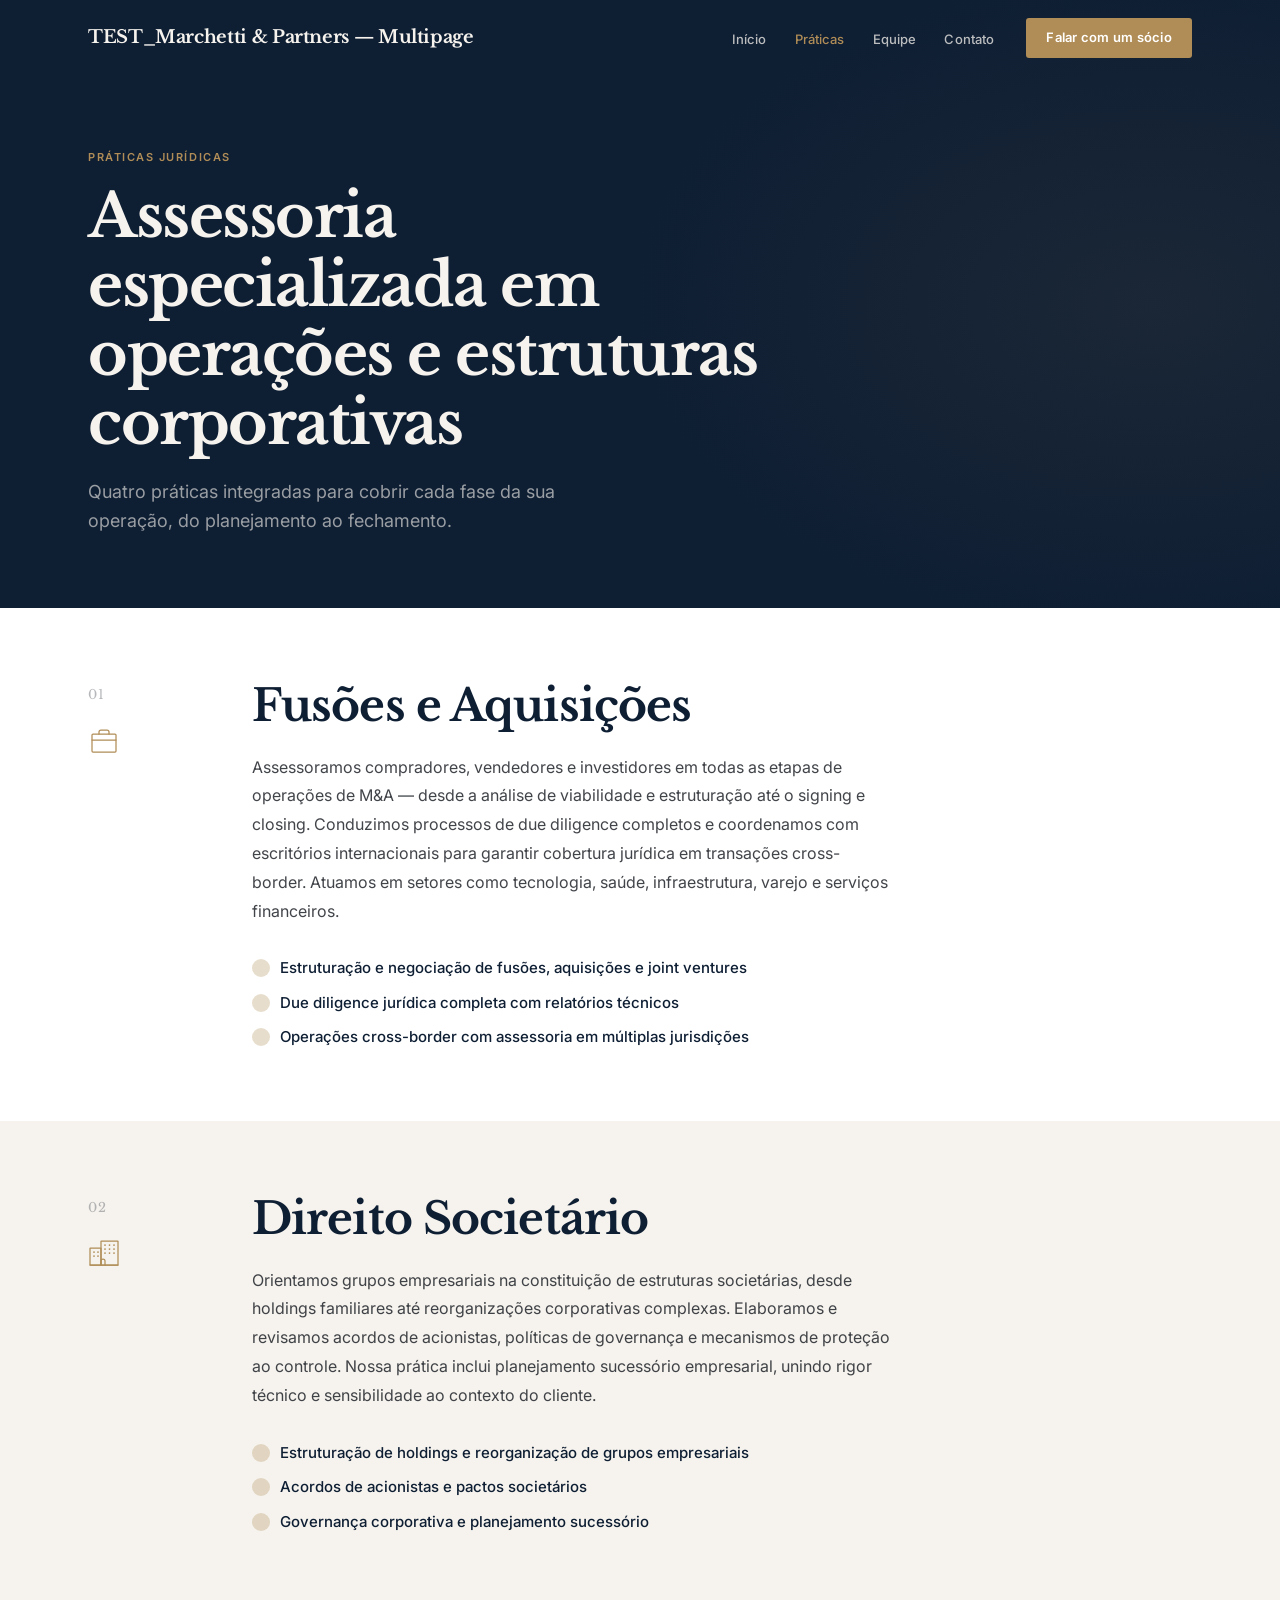
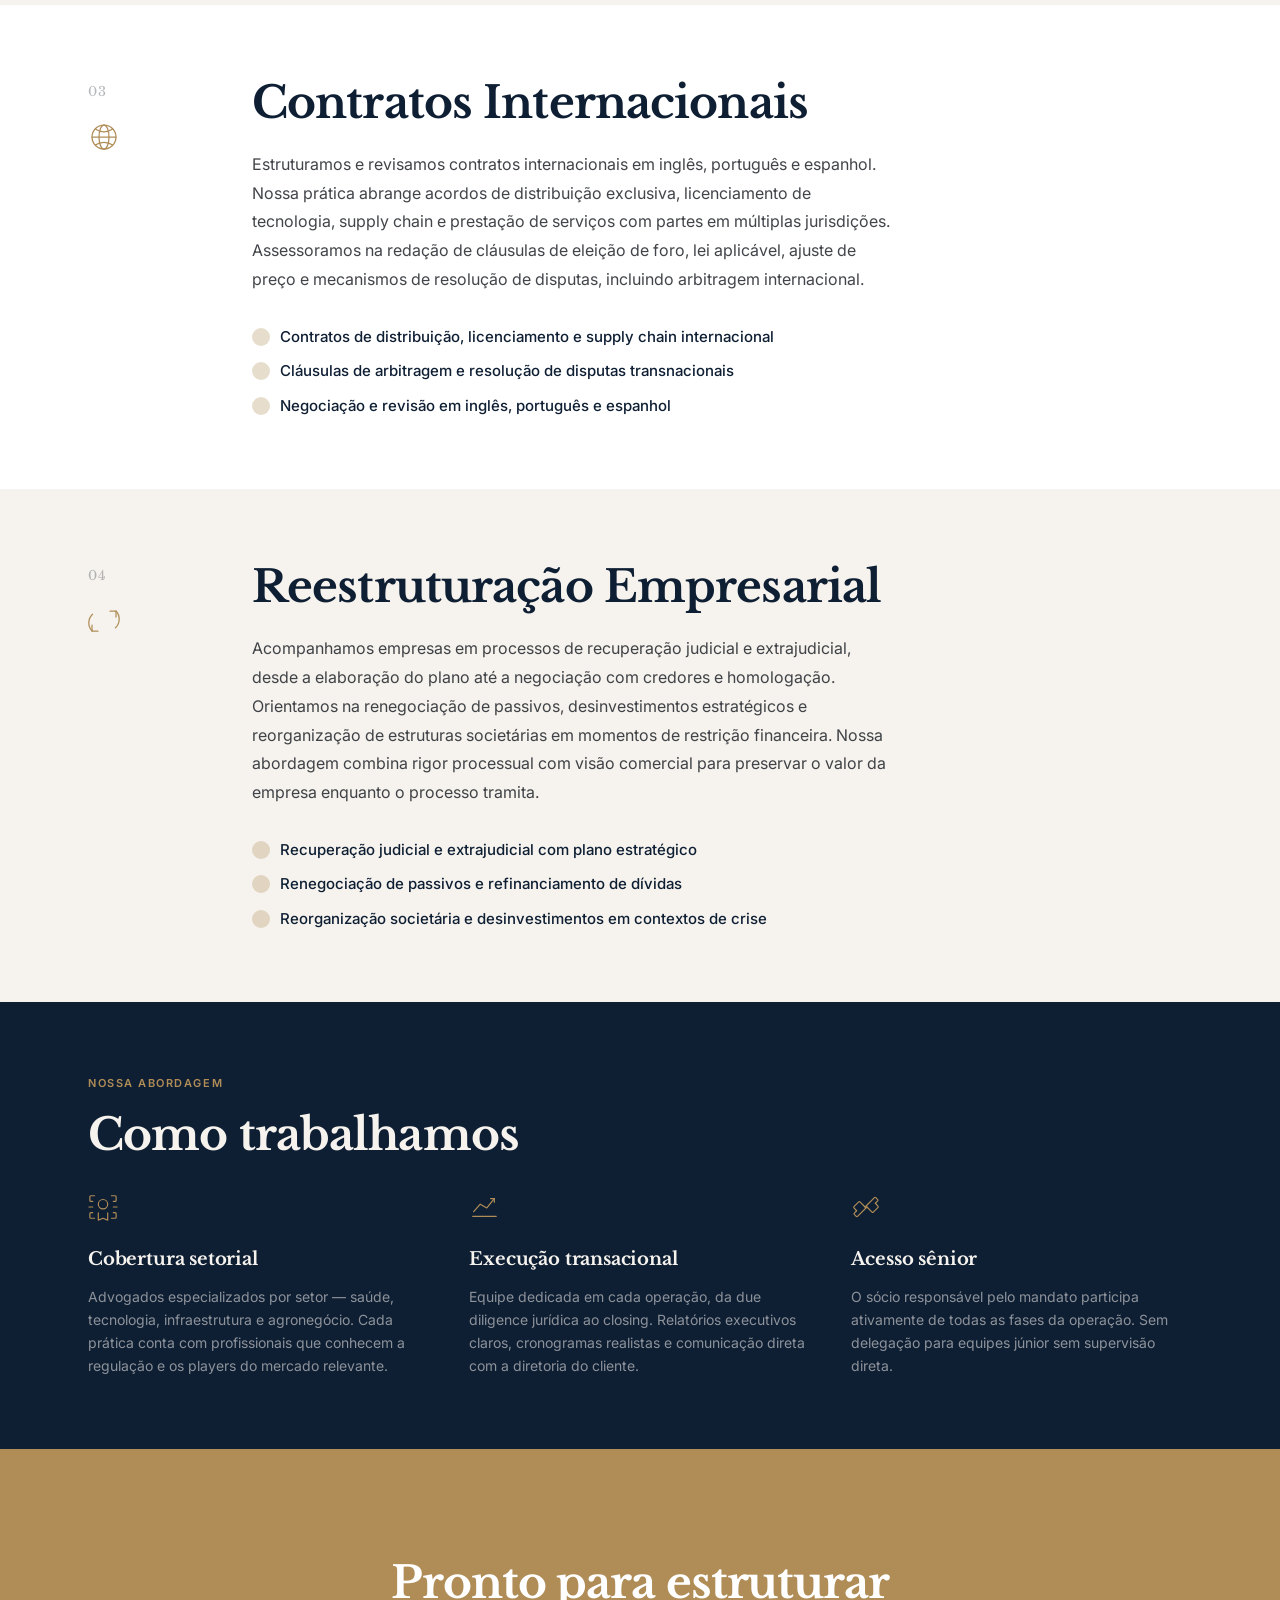
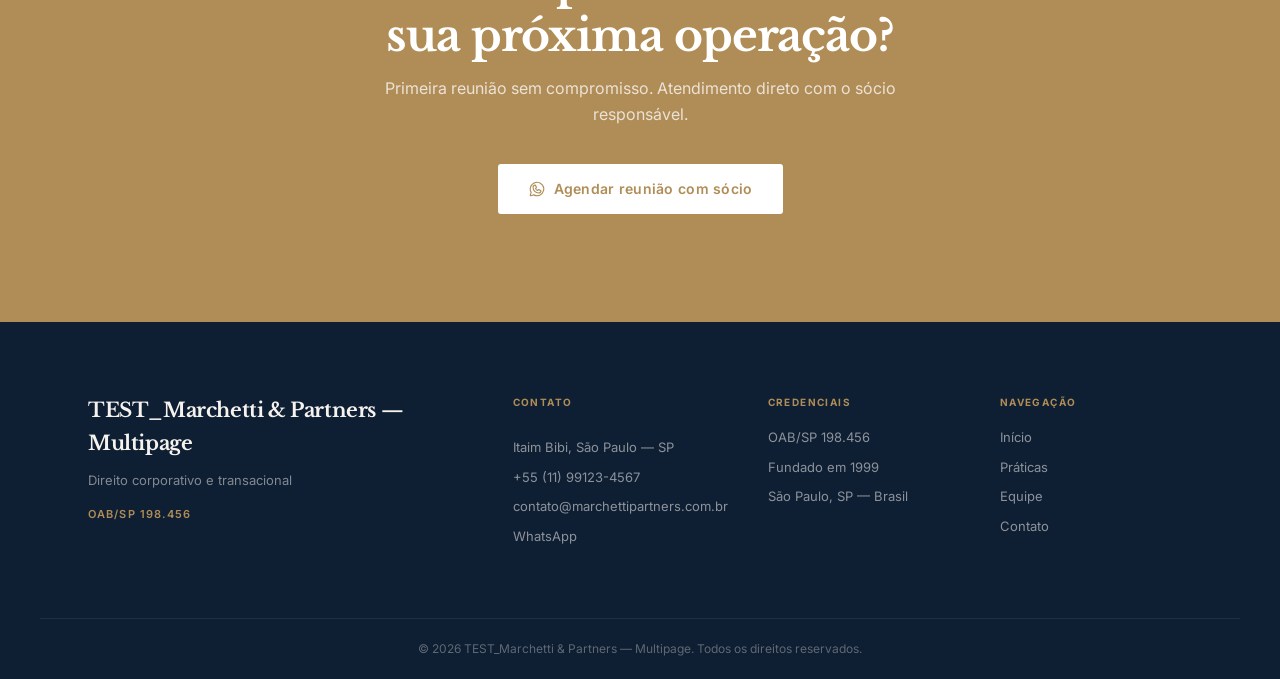
<file: praticas.html>
<!DOCTYPE html>
<html lang="pt-BR">
<head>
  <meta charset="UTF-8">
  <meta name="viewport" content="width=device-width, initial-scale=1.0">
  <title>Práticas | TEST_Marchetti & Partners — Multipage</title>
  <meta name="description" content="Conheça as práticas jurídicas da TEST_Marchetti & Partners — Multipage: M&A, direito societário, contratos internacionais e reestruturação empresarial em São Paulo.">

  <meta property="og:type"        content="website">
  <meta property="og:title"       content="Práticas | TEST_Marchetti & Partners — Multipage">
  <meta property="og:description" content="Conheça as práticas jurídicas da TEST_Marchetti & Partners — Multipage: M&A, direito societário, contratos internacionais e reestruturação empresarial em São Paulo.">
  <meta property="og:image"       content="assets/og-placeholder.jpg">
  <meta property="og:url"         content="https://marchettipartners.com.br/praticas">
  <meta property="og:locale"      content="pt_BR">
  <meta property="og:site_name"   content="TEST_Marchetti & Partners — Multipage">

  <link rel="icon" href="assets/favicon.png" type="image/png">
  <link rel="preconnect" href="https://fonts.googleapis.com">
  <link rel="preconnect" href="https://fonts.gstatic.com" crossorigin>
  <link href="https://fonts.googleapis.com/css2?family=Libre+Baskerville:ital,wght@0,400;0,700;1,400&family=Inter:wght@400;500;600;700&display=swap" rel="stylesheet">
  <link rel="stylesheet" href="style.css">
<script>window.__imgFallback=function(img,label){img.onerror=null;img.alt=label||'';img.style.cssText='background:#e5e7eb;min-height:40px';img.src='data:image/svg+xml,%3Csvg xmlns%3D%22http%3A%2F%2Fwww.w3.org%2F2000%2Fsvg%22 viewBox%3D%220 0 1 1%22%3E%3C%2Fsvg%3E';};</script>
</head>
<body>

  <!-- ══════════════════════════════
       NAVBAR
  ══════════════════════════════ -->
  <nav class="navbar" id="top" aria-label="Navegação principal">
    <div class="container nav-inner">
      <a href="index.html" class="nav-logo" aria-label="TEST_Marchetti & Partners — Multipage — página inicial">
        <span class="nav-logo-name">TEST_Marchetti & Partners — Multipage</span>
      </a>
      <ul class="nav-links" role="list">
        <li><a href="index.html">Início</a></li>
        <li><a href="praticas.html" class="nav-active" aria-current="page">Práticas</a></li>
        <li><a href="equipe.html">Equipe</a></li>
        <li><a href="contato.html">Contato</a></li>
      </ul>
      <a href="https://wa.me/?text=Ol%C3%A1%2C%20gostaria%20de%20agendar%20uma%20reuni%C3%A3o%20com%20um%20s%C3%B3cio%20para%20discutir%20uma%20opera%C3%A7%C3%A3o."
         class="nav-cta"
         target="_blank" rel="noopener noreferrer"
         aria-label="Fale com um sócio pelo WhatsApp">
        Falar com um sócio
      </a>
      <button class="nav-toggle" aria-label="Abrir menu" aria-expanded="false">
        <span></span><span></span><span></span>
      </button>
    </div>
  </nav>

  <!-- ══════════════════════════════
       PAGE HEADER
  ══════════════════════════════ -->
  <header class="page-header" aria-labelledby="page-title">
    <div class="container page-header-inner">
      <p class="eyebrow fade-up">Práticas jurídicas</p>
      <h1 class="page-header-title fade-up fade-up--2" id="page-title">
        Assessoria especializada em operações e estruturas corporativas
      </h1>
      <p class="page-header-sub fade-up fade-up--3">
        Quatro práticas integradas para cobrir cada fase da sua operação, do planejamento ao fechamento.
      </p>
    </div>
  </header>

  <!-- ══════════════════════════════
       PRÁTICAS — DETAIL
  ══════════════════════════════ -->
  <section class="pratica-section" id="pratica-01" aria-labelledby="pratica-01-heading">
    <div class="container">
      <div class="pratica-grid">
        <div class="pratica-header fade-up">
          <span class="pratica-num">01</span>
          <div class="pratica-icon" data-icon="briefcase" aria-hidden="true"></div>
        </div>
        <div class="pratica-content">
          <h2 class="section-heading fade-up" id="pratica-01-heading">Fusões e Aquisições</h2>
          <p class="pratica-body fade-up">Assessoramos compradores, vendedores e investidores em todas as etapas de operações de M&A — desde a análise de viabilidade e estruturação até o signing e closing. Conduzimos processos de due diligence completos e coordenamos com escritórios internacionais para garantir cobertura jurídica em transações cross-border. Atuamos em setores como tecnologia, saúde, infraestrutura, varejo e serviços financeiros.</p>
          <ul class="pratica-highlights fade-up" role="list">
            <li class="pratica-highlight">Estruturação e negociação de fusões, aquisições e joint ventures</li>
            <li class="pratica-highlight">Due diligence jurídica completa com relatórios técnicos</li>
            <li class="pratica-highlight">Operações cross-border com assessoria em múltiplas jurisdições</li>
          </ul>
        </div>
      </div>
    </div>
  </section>
  <section class="pratica-section" id="pratica-02" aria-labelledby="pratica-02-heading">
    <div class="container">
      <div class="pratica-grid">
        <div class="pratica-header fade-up">
          <span class="pratica-num">02</span>
          <div class="pratica-icon" data-icon="buildings" aria-hidden="true"></div>
        </div>
        <div class="pratica-content">
          <h2 class="section-heading fade-up" id="pratica-02-heading">Direito Societário</h2>
          <p class="pratica-body fade-up">Orientamos grupos empresariais na constituição de estruturas societárias, desde holdings familiares até reorganizações corporativas complexas. Elaboramos e revisamos acordos de acionistas, políticas de governança e mecanismos de proteção ao controle. Nossa prática inclui planejamento sucessório empresarial, unindo rigor técnico e sensibilidade ao contexto do cliente.</p>
          <ul class="pratica-highlights fade-up" role="list">
            <li class="pratica-highlight">Estruturação de holdings e reorganização de grupos empresariais</li>
            <li class="pratica-highlight">Acordos de acionistas e pactos societários</li>
            <li class="pratica-highlight">Governança corporativa e planejamento sucessório</li>
          </ul>
        </div>
      </div>
    </div>
  </section>
  <section class="pratica-section" id="pratica-03" aria-labelledby="pratica-03-heading">
    <div class="container">
      <div class="pratica-grid">
        <div class="pratica-header fade-up">
          <span class="pratica-num">03</span>
          <div class="pratica-icon" data-icon="globe" aria-hidden="true"></div>
        </div>
        <div class="pratica-content">
          <h2 class="section-heading fade-up" id="pratica-03-heading">Contratos Internacionais</h2>
          <p class="pratica-body fade-up">Estruturamos e revisamos contratos internacionais em inglês, português e espanhol. Nossa prática abrange acordos de distribuição exclusiva, licenciamento de tecnologia, supply chain e prestação de serviços com partes em múltiplas jurisdições. Assessoramos na redação de cláusulas de eleição de foro, lei aplicável, ajuste de preço e mecanismos de resolução de disputas, incluindo arbitragem internacional.</p>
          <ul class="pratica-highlights fade-up" role="list">
            <li class="pratica-highlight">Contratos de distribuição, licenciamento e supply chain internacional</li>
            <li class="pratica-highlight">Cláusulas de arbitragem e resolução de disputas transnacionais</li>
            <li class="pratica-highlight">Negociação e revisão em inglês, português e espanhol</li>
          </ul>
        </div>
      </div>
    </div>
  </section>
  <section class="pratica-section" id="pratica-04" aria-labelledby="pratica-04-heading">
    <div class="container">
      <div class="pratica-grid">
        <div class="pratica-header fade-up">
          <span class="pratica-num">04</span>
          <div class="pratica-icon" data-icon="arrows-clockwise" aria-hidden="true"></div>
        </div>
        <div class="pratica-content">
          <h2 class="section-heading fade-up" id="pratica-04-heading">Reestruturação Empresarial</h2>
          <p class="pratica-body fade-up">Acompanhamos empresas em processos de recuperação judicial e extrajudicial, desde a elaboração do plano até a negociação com credores e homologação. Orientamos na renegociação de passivos, desinvestimentos estratégicos e reorganização de estruturas societárias em momentos de restrição financeira. Nossa abordagem combina rigor processual com visão comercial para preservar o valor da empresa enquanto o processo tramita.</p>
          <ul class="pratica-highlights fade-up" role="list">
            <li class="pratica-highlight">Recuperação judicial e extrajudicial com plano estratégico</li>
            <li class="pratica-highlight">Renegociação de passivos e refinanciamento de dívidas</li>
            <li class="pratica-highlight">Reorganização societária e desinvestimentos em contextos de crise</li>
          </ul>
        </div>
      </div>
    </div>
  </section>

  <!-- ══════════════════════════════
       ABORDAGEM
  ══════════════════════════════ -->
  <section class="abordagem" id="abordagem" aria-labelledby="abordagem-heading">
    <div class="container">
      <p class="eyebrow fade-up">Nossa abordagem</p>
      <h2 class="section-heading fade-up" id="abordagem-heading">Como trabalhamos</h2>
      <div class="abordagem-grid">
        <div class="approach-item fade-up">
          <div class="approach-icon" data-icon="certificate" aria-hidden="true"></div>
          <h3 class="approach-title">Cobertura setorial</h3>
          <p class="approach-desc">Advogados especializados por setor — saúde, tecnologia, infraestrutura e agronegócio. Cada prática conta com profissionais que conhecem a regulação e os players do mercado relevante.</p>
        </div>
        <div class="approach-item fade-up">
          <div class="approach-icon" data-icon="chart-line-up" aria-hidden="true"></div>
          <h3 class="approach-title">Execução transacional</h3>
          <p class="approach-desc">Equipe dedicada em cada operação, da due diligence jurídica ao closing. Relatórios executivos claros, cronogramas realistas e comunicação direta com a diretoria do cliente.</p>
        </div>
        <div class="approach-item fade-up">
          <div class="approach-icon" data-icon="handshake" aria-hidden="true"></div>
          <h3 class="approach-title">Acesso sênior</h3>
          <p class="approach-desc">O sócio responsável pelo mandato participa ativamente de todas as fases da operação. Sem delegação para equipes júnior sem supervisão direta.</p>
        </div>
      </div>
    </div>
  </section>

  <!-- ══════════════════════════════
       CTA FINAL
  ══════════════════════════════ -->
  <section class="cta-band" aria-labelledby="cta-praticas-heading">
    <div class="container cta-band-inner">
      <h2 class="cta-band-headline fade-up" id="cta-praticas-heading">Pronto para estruturar sua próxima operação?</h2>
      <p class="cta-band-sub fade-up">Primeira reunião sem compromisso. Atendimento direto com o sócio responsável.</p>
      <a href="https://wa.me/?text=Ol%C3%A1%2C%20gostaria%20de%20agendar%20uma%20reuni%C3%A3o%20com%20um%20s%C3%B3cio%20para%20discutir%20uma%20opera%C3%A7%C3%A3o."
         class="btn btn--primary fade-up"
         target="_blank" rel="noopener noreferrer"
         aria-label="Entrar em contato pelo WhatsApp">
        <span data-icon="WhatsappLogo" class="btn-icon" aria-hidden="true"></span>
        Agendar reunião com sócio
      </a>
    </div>
  </section>

  <!-- ══════════════════════════════
       FOOTER
  ══════════════════════════════ -->
  <footer class="footer" aria-label="Rodapé do site">
    <div class="container footer-grid">

      <div class="footer-col footer-col--brand">
        <p class="footer-logo">TEST_Marchetti & Partners — Multipage</p>
        <p class="footer-tagline">Direito corporativo e transacional</p>
        <p class="footer-oab">OAB/SP 198.456</p>
      </div>

      <div class="footer-col">
        <p class="footer-col-title">Contato</p>
        <ul class="footer-list" role="list">
          <li></li>
          <li>Itaim Bibi, São Paulo — SP</li>
          <li><a href="tel:+" class="footer-link">+55 (11) 99123-4567</a></li>
          <li><a href="mailto:contato@marchettipartners.com.br" class="footer-link">contato@marchettipartners.com.br</a></li>
          <li>
            <a href="https://wa.me/"
               class="footer-link"
               target="_blank" rel="noopener noreferrer">WhatsApp</a>
          </li>
        </ul>
      </div>

      <div class="footer-col">
        <p class="footer-col-title">Credenciais</p>
        <ul class="footer-list" role="list">
          <li>OAB/SP 198.456</li>
          <li>Fundado em 1999</li>
          <li>São Paulo, SP — Brasil</li>
        </ul>
      </div>

      <div class="footer-col">
        <p class="footer-col-title">Navegação</p>
        <ul class="footer-list" role="list">
          <li><a href="index.html"    class="footer-link">Início</a></li>
          <li><a href="praticas.html" class="footer-link">Práticas</a></li>
          <li><a href="equipe.html"   class="footer-link">Equipe</a></li>
          <li><a href="contato.html"  class="footer-link">Contato</a></li>
        </ul>
      </div>

    </div>
    <div class="footer-bottom">
      <p class="footer-copy">
        &copy; <span data-year>2026</span> TEST_Marchetti & Partners — Multipage. Todos os direitos reservados.
      </p>
    </div>
  </footer>

  <script src="script.js"></script>
</body>
</html>
</file>
<file: style.css>
/* ═══════════════════════════════════════════════════════════════
   template-legale-002-multipage — Marchetti & Partners — style.css
   law-editorial scroll · multi-page · pt-BR
   Design: Libre Baskerville 400/700 + Inter · Navy #0E1E33 / Oro brunito #B08D57
   ═══════════════════════════════════════════════════════════════ */

/* ── @property (fallback support) ──────────────────────────── */
@property --brand-primary  { syntax: '<color>'; inherits: true; initial-value: #0E1E33; }
@property --brand-accent   { syntax: '<color>'; inherits: true; initial-value: #B08D57; }
@property --brand-ink      { syntax: '<color>'; inherits: true; initial-value: #11151B; }
@property --brand-bg       { syntax: '<color>'; inherits: true; initial-value: #F6F3EE; }
@property --brand-surface  { syntax: '<color>'; inherits: true; initial-value: #FFFFFF; }
@property --brand-muted    { syntax: '<color>'; inherits: true; initial-value: #6B6F76; }
@property --brand-footer   { syntax: '<color>'; inherits: true; initial-value: #0E1E33; }

/* ── :root — pipeline placeholders ────────────────────────── */
:root {
  --brand-primary:  #0E1E33;
  --brand-accent:   #B08D57;
  --brand-ink:      #11151B;
  --brand-bg:       #F6F3EE;
  --brand-surface:  #FFFFFF;
  --brand-muted:    #6B6F76;
  --brand-footer:   #0E1E33;
}
/* Fallback: quando a pipeline NÃO substitui os placeholders.
   O segundo bloco vence por cascade quando o primeiro permanece literal.
   Quando a pipeline substitui #0E1E33 com hex real, o primeiro vence. */
:root {
  --brand-primary:  #0E1E33;
  --brand-accent:   #B08D57;
  --brand-ink:      #11151B;
  --brand-bg:       #F6F3EE;
  --brand-surface:  #FFFFFF;
  --brand-muted:    #6B6F76;
  --brand-footer:   #0E1E33;

  /* Scroll animation */
  --scroll-bg: #FFFFFF;

  /* Animation tokens */
  --anim-duration:   0.7s;
  --anim-easing:     cubic-bezier(.22, 1, .36, 1);
  --anim-translateY: 48px;
  --anim-stagger:    110ms;

  /* Section spacing */
  --section-py-tight: clamp(40px, 5vh, 64px);
  --section-py-base:  clamp(64px, 8vh, 112px);
  --section-py-large: clamp(80px, 12vh, 144px);

  /* Typography */
  --font-display: 'Libre Baskerville', Georgia, serif;
  --font-body:    'Inter', system-ui, sans-serif;

  /* Container */
  --container-max: 1200px;
  --container-px:  clamp(20px, 5vw, 48px);

  /* Navbar height */
  --navbar-h: 76px;
}

/* ── Reset ──────────────────────────────────────────────────── */
*, *::before, *::after { box-sizing: border-box; margin: 0; padding: 0; }
html { scroll-behavior: smooth; -webkit-text-size-adjust: 100%; }
body {
  font-family: var(--font-body);
  font-size: 17px;
  line-height: 1.65;
  color: var(--brand-ink);
  background: var(--brand-bg);
  -webkit-font-smoothing: antialiased;
}
img, video { max-width: 100%; display: block; }
a { color: inherit; text-decoration: none; }
ul { list-style: none; }
address { font-style: normal; }

/* ── Container ──────────────────────────────────────────────── */
.container {
  max-width: var(--container-max);
  margin: 0 auto;
  padding: 0 var(--container-px);
}

/* ── Utilities ───────────────────────────────────────────────── */
.eyebrow {
  font-family: var(--font-body);
  font-size: 11px;
  font-weight: 600;
  letter-spacing: 0.14em;
  text-transform: uppercase;
  color: var(--brand-accent);
  margin-bottom: 16px;
}
.section-heading {
  font-family: var(--font-display);
  font-size: clamp(28px, 4.5vw, 44px);
  font-weight: 700;
  line-height: 1.2;
  color: var(--brand-primary);
  margin-bottom: 28px;
  letter-spacing: -0.02em;
}
.text-on-dark .eyebrow    { color: var(--brand-accent); }
.text-on-dark .section-heading { color: var(--brand-bg); }

/* ── Buttons ────────────────────────────────────────────────── */
.btn {
  display: inline-flex;
  align-items: center;
  gap: 8px;
  padding: 14px 28px;
  border-radius: 3px;
  font-family: var(--font-body);
  font-size: 14px;
  font-weight: 600;
  line-height: 1;
  letter-spacing: 0.02em;
  cursor: pointer;
  transition: background 0.25s ease, color 0.25s ease,
              border-color 0.25s ease, transform 0.18s ease;
  white-space: nowrap;
}
.btn:focus-visible { outline: 3px solid var(--brand-accent); outline-offset: 3px; }
.btn:active { transform: scale(0.98); }

.btn--primary {
  background: var(--brand-accent);
  color: var(--brand-surface);
  border: 2px solid var(--brand-accent);
}
.btn--primary:hover { background: color-mix(in srgb, var(--brand-accent) 82%, #000); border-color: color-mix(in srgb, var(--brand-accent) 82%, #000); }

.btn--ghost {
  background: transparent;
  color: var(--brand-primary);
  border: 2px solid color-mix(in srgb, var(--brand-primary) 35%, transparent);
}
.btn--ghost:hover {
  border-color: var(--brand-primary);
  background: color-mix(in srgb, var(--brand-primary) 6%, transparent);
}

/* Ghost button for dark backgrounds */
.btn--ghost-light {
  background: transparent;
  color: var(--brand-bg);
  border: 2px solid color-mix(in srgb, var(--brand-bg) 30%, transparent);
}
.btn--ghost-light:hover {
  border-color: color-mix(in srgb, var(--brand-bg) 70%, transparent);
  background: color-mix(in srgb, var(--brand-bg) 8%, transparent);
}

.btn-icon {
  display: flex;
  align-items: center;
  flex-shrink: 0;
}
.btn-icon svg { width: 18px; height: 18px; }

/* ── Image fallback ─────────────────────────────────────────── */
.img-fallback {
  position: relative;
  overflow: hidden;
  background: linear-gradient(135deg,
    color-mix(in srgb, var(--brand-primary) 15%, var(--brand-bg)),
    color-mix(in srgb, var(--brand-accent) 8%, var(--brand-bg)));
}

/* ── Animations ─────────────────────────────────────────────── */
.fade-up {
  opacity: 0;
  transform: translateY(var(--anim-translateY));
  transition: opacity var(--anim-duration) var(--anim-easing),
              transform var(--anim-duration) var(--anim-easing);
}
.fade-up.visible { opacity: 1; transform: translateY(0); }

.fade-up--1 { transition-delay: calc(var(--anim-stagger) * 0); }
.fade-up--2 { transition-delay: calc(var(--anim-stagger) * 1); }
.fade-up--3 { transition-delay: calc(var(--anim-stagger) * 2); }
.fade-up--4 { transition-delay: calc(var(--anim-stagger) * 3); }
.fade-up--5 { transition-delay: calc(var(--anim-stagger) * 4); }

.stagger-card {
  opacity: 0;
  transform: translateY(var(--anim-translateY));
  transition: opacity var(--anim-duration) var(--anim-easing),
              transform var(--anim-duration) var(--anim-easing);
}
.stagger-card.visible { opacity: 1; transform: translateY(0); }
.stagger-card:nth-child(1) { transition-delay: calc(var(--anim-stagger) * 0); }
.stagger-card:nth-child(2) { transition-delay: calc(var(--anim-stagger) * 1); }
.stagger-card:nth-child(3) { transition-delay: calc(var(--anim-stagger) * 2); }
.stagger-card:nth-child(4) { transition-delay: calc(var(--anim-stagger) * 3); }

/* ── NAVBAR ─────────────────────────────────────────────────── */
.navbar {
  position: fixed;
  top: 0;
  left: 0;
  right: 0;
  z-index: 100;
  background: transparent;
  transition: background 0.4s ease, box-shadow 0.4s ease;
}
/* Initial state: all pages start with dark header — light text */
.navbar .nav-logo-name,
.navbar .nav-links a,
.navbar .nav-toggle span {
  transition: color 0.3s ease, background 0.3s ease;
}
.navbar:not(.scrolled) .nav-logo-name {
  color: var(--brand-bg);
}
.navbar:not(.scrolled) .nav-links a {
  color: color-mix(in srgb, var(--brand-bg) 75%, transparent);
}
.navbar:not(.scrolled) .nav-toggle span {
  background: var(--brand-bg);
}
.navbar:not(.scrolled) .nav-cta {
  background: var(--brand-accent);
  color: var(--brand-surface);
}

/* Scrolled state */
.navbar.scrolled {
  background: color-mix(in srgb, var(--brand-surface) 97%, transparent);
  box-shadow: 0 1px 0 color-mix(in srgb, var(--brand-primary) 8%, transparent);
  backdrop-filter: blur(10px);
}
.navbar.scrolled .nav-logo-name { color: var(--brand-primary); }
.navbar.scrolled .nav-links a   { color: var(--brand-ink); opacity: 0.75; }
.navbar.scrolled .nav-links a:hover { opacity: 1; color: var(--brand-primary); }
.navbar.scrolled .nav-toggle span { background: var(--brand-primary); }
.navbar.scrolled .nav-cta {
  background: var(--brand-primary);
  color: var(--brand-bg);
}

.nav-inner {
  display: flex;
  align-items: center;
  gap: 32px;
  height: var(--navbar-h);
}
.nav-logo { flex-shrink: 0; }
.nav-logo-name {
  font-family: var(--font-display);
  font-size: 18px;
  font-weight: 700;
  letter-spacing: -0.02em;
}
.nav-links {
  display: flex;
  align-items: center;
  gap: 28px;
  margin-left: auto;
}
.nav-links a {
  font-size: 13px;
  font-weight: 500;
  letter-spacing: 0.01em;
  transition: opacity 0.2s ease, color 0.2s ease;
}
.nav-links a.nav-active,
.navbar.scrolled .nav-links a.nav-active {
  color: var(--brand-accent);
  opacity: 1 !important;
}
.navbar:not(.scrolled) .nav-links a.nav-active {
  color: var(--brand-accent);
  opacity: 1 !important;
}
.nav-cta {
  display: inline-flex;
  align-items: center;
  padding: 9px 20px;
  font-size: 13px;
  font-weight: 600;
  letter-spacing: 0.02em;
  border-radius: 3px;
  flex-shrink: 0;
  white-space: nowrap;
  transition: background 0.25s ease;
}
.navbar.scrolled .nav-cta:hover {
  background: color-mix(in srgb, var(--brand-primary) 82%, #000);
}

/* Mobile toggle */
.nav-toggle {
  display: none;
  flex-direction: column;
  gap: 5px;
  background: none;
  border: none;
  cursor: pointer;
  padding: 6px;
  margin-left: auto;
}
.nav-toggle span {
  display: block;
  width: 24px;
  height: 1.5px;
  border-radius: 1px;
}
body.nav-mobile-open .nav-toggle span:nth-child(1) { transform: translateY(6.5px) rotate(45deg); }
body.nav-mobile-open .nav-toggle span:nth-child(2) { opacity: 0; }
body.nav-mobile-open .nav-toggle span:nth-child(3) { transform: translateY(-6.5px) rotate(-45deg); }

/* ── HERO ────────────────────────────────────────────────────── */
.hero {
  min-height: 100vh;
  display: flex;
  align-items: center;
  background: var(--brand-primary);
  padding-top: var(--navbar-h);
  padding-bottom: var(--section-py-base);
  position: relative;
  overflow: hidden;
}
/* Subtle texture on hero */
.hero::before {
  content: '';
  position: absolute;
  inset: 0;
  background: radial-gradient(ellipse 80% 60% at 70% 40%,
    color-mix(in srgb, var(--brand-accent) 6%, transparent) 0%,
    transparent 70%);
  pointer-events: none;
}
.hero-inner {
  display: grid;
  grid-template-columns: 1fr 1fr;
  gap: clamp(40px, 6vw, 80px);
  align-items: center;
  position: relative;
  z-index: 1;
}
.hero-text { padding-right: 8px; }
.hero .eyebrow { color: var(--brand-accent); }
.hero-heading {
  font-family: var(--font-display);
  font-size: clamp(32px, 5.5vw, 60px);
  font-weight: 700;
  line-height: 1.15;
  color: var(--brand-bg);
  letter-spacing: -0.025em;
  margin-bottom: 24px;
}
.hero-sub {
  font-size: clamp(15px, 1.8vw, 18px);
  line-height: 1.65;
  color: color-mix(in srgb, var(--brand-bg) 65%, transparent);
  max-width: 500px;
  margin-bottom: 36px;
}
.hero-ctas {
  display: flex;
  gap: 16px;
  flex-wrap: wrap;
  align-items: center;
}
.hero-image-wrap {
  border-radius: 4px;
  aspect-ratio: 4 / 3;
  border: 1px solid color-mix(in srgb, var(--brand-accent) 20%, transparent);
}
.hero-image-wrap img {
  width: 100%;
  height: 100%;
  object-fit: cover;
  border-radius: 4px;
  filter: brightness(0.85) contrast(1.05);
}

/* ── PAGE HEADER (sub-pages) ────────────────────────────────── */
.page-header {
  background: var(--brand-primary);
  padding-top: calc(var(--navbar-h) + var(--section-py-base));
  padding-bottom: var(--section-py-base);
  position: relative;
  overflow: hidden;
}
.page-header::before {
  content: '';
  position: absolute;
  inset: 0;
  background: radial-gradient(ellipse 60% 80% at 90% 50%,
    color-mix(in srgb, var(--brand-accent) 8%, transparent) 0%,
    transparent 70%);
  pointer-events: none;
}
.page-header-inner {
  position: relative;
  z-index: 1;
}
.page-header .eyebrow { color: var(--brand-accent); }
.page-header-title {
  font-family: var(--font-display);
  font-size: clamp(32px, 6vw, 60px);
  font-weight: 700;
  line-height: 1.15;
  color: var(--brand-bg);
  letter-spacing: -0.025em;
  margin-bottom: 20px;
  max-width: 700px;
}
.page-header-sub {
  font-size: clamp(15px, 1.8vw, 18px);
  color: color-mix(in srgb, var(--brand-bg) 60%, transparent);
  max-width: 540px;
  line-height: 1.6;
}

/* ── ATUAÇÃO (index preview cards) ─────────────────────────── */
.atuacao {
  padding: var(--section-py-large) 0;
  background: var(--brand-surface);
}
.atuacao-header {
  display: flex;
  justify-content: space-between;
  align-items: flex-end;
  margin-bottom: 48px;
  gap: 24px;
}
.atuacao-link {
  font-size: 13px;
  font-weight: 600;
  letter-spacing: 0.04em;
  color: var(--brand-accent);
  display: flex;
  align-items: center;
  gap: 6px;
  white-space: nowrap;
  transition: gap 0.2s ease;
}
.atuacao-link:hover { gap: 10px; }
.atuacao-link svg  { width: 14px; height: 14px; flex-shrink: 0; }

.atuacao-grid {
  display: grid;
  grid-template-columns: repeat(4, 1fr);
  gap: 1px;
  background: color-mix(in srgb, var(--brand-primary) 10%, transparent);
  border: 1px solid color-mix(in srgb, var(--brand-primary) 10%, transparent);
  border-radius: 4px;
  overflow: hidden;
}
.area-card {
  background: var(--brand-surface);
  padding: 36px 28px;
  transition: background 0.3s ease;
  position: relative;
}
.area-card:hover { background: var(--brand-bg); }
.area-num {
  font-family: var(--font-display);
  font-size: 12px;
  font-weight: 400;
  color: color-mix(in srgb, var(--brand-muted) 60%, transparent);
  letter-spacing: 0.08em;
  margin-bottom: 20px;
  display: block;
}
.area-icon {
  width: 32px;
  height: 32px;
  color: var(--brand-accent);
  margin-bottom: 20px;
  display: flex;
  align-items: center;
}
.area-icon svg { width: 28px; height: 28px; }
.area-name {
  font-family: var(--font-display);
  font-size: 17px;
  font-weight: 700;
  color: var(--brand-primary);
  margin-bottom: 12px;
  line-height: 1.3;
  letter-spacing: -0.01em;
}
.area-desc {
  font-size: 14px;
  line-height: 1.65;
  color: var(--brand-muted);
}

/* ── SCROLL ANIMATION ───────────────────────────────────────── */
.scroll-animation {
  position: relative;
  height: 300vh;
  background: var(--scroll-bg);
}
.scroll-anim-pin {
  position: sticky;
  top: 0;
  height: 100vh;
  display: flex;
  align-items: center;
  justify-content: center;
  overflow: hidden;
}
#scroll-canvas {
  display: block;
  width: 100%;
  height: 100%;
}
.scroll-overlay {
  position: absolute;
  bottom: clamp(32px, 6vh, 72px);
  left: 50%;
  transform: translateX(-50%);
  text-align: center;
  pointer-events: none;
  padding: 0 24px;
  width: 100%;
  max-width: 680px;
}
.scroll-overlay-headline {
  font-family: var(--font-display);
  font-size: clamp(22px, 3.5vw, 40px);
  font-weight: 700;
  font-style: italic;
  color: var(--brand-primary);
  letter-spacing: -0.02em;
  line-height: 1.25;
  margin-bottom: 12px;
  text-shadow: 0 2px 20px rgba(246,243,238,0.85);
}
.scroll-overlay-sub {
  font-family: var(--font-body);
  font-size: clamp(13px, 1.6vw, 16px);
  font-weight: 400;
  color: var(--brand-muted);
  max-width: 460px;
  margin: 0 auto;
  text-shadow: 0 1px 10px rgba(246,243,238,0.9);
}
@media (max-width: 767px) {
  .scroll-animation { height: 200vh; }
}

/* ── NÚMEROS ────────────────────────────────────────────────── */
.numeros {
  padding: var(--section-py-base) 0;
  background: var(--brand-ink);
  text-align: center;
}
.numeros-grid {
  display: grid;
  grid-template-columns: repeat(3, 1fr);
  gap: 0;
  margin-top: 0;
}
.numero-item {
  display: flex;
  flex-direction: column;
  align-items: center;
  gap: 10px;
  padding: 48px 24px;
  border-right: 1px solid color-mix(in srgb, var(--brand-bg) 8%, transparent);
}
.numero-item:last-child { border-right: none; }
.numero-value {
  font-family: var(--font-display);
  font-size: clamp(40px, 6vw, 64px);
  font-weight: 700;
  color: var(--brand-accent);
  line-height: 1;
  letter-spacing: -0.03em;
}
.numero-label {
  font-size: 13px;
  font-weight: 500;
  color: color-mix(in srgb, var(--brand-bg) 55%, transparent);
  letter-spacing: 0.06em;
  text-transform: uppercase;
}

/* ── DESTAQUE (index about section) ────────────────────────── */
.destaque {
  padding: var(--section-py-large) 0;
  background: var(--brand-bg);
}
.destaque-grid {
  display: grid;
  grid-template-columns: 1fr 1fr;
  gap: clamp(48px, 7vw, 96px);
  align-items: center;
}
.destaque-text .section-heading { max-width: 480px; }
.destaque-body {
  font-size: 17px;
  line-height: 1.8;
  color: color-mix(in srgb, var(--brand-ink) 75%, transparent);
  margin-bottom: 32px;
  max-width: 540px;
}
.destaque-cta-link {
  display: inline-flex;
  align-items: center;
  gap: 8px;
  font-size: 13px;
  font-weight: 600;
  letter-spacing: 0.06em;
  text-transform: uppercase;
  color: var(--brand-primary);
  border-bottom: 2px solid var(--brand-accent);
  padding-bottom: 2px;
  transition: color 0.2s ease, gap 0.2s ease;
}
.destaque-cta-link:hover { color: var(--brand-accent); gap: 12px; }
.destaque-cta-link svg  { width: 14px; height: 14px; flex-shrink: 0; }
.destaque-image-wrap {
  border-radius: 4px;
  aspect-ratio: 3 / 2;
}
.destaque-image-wrap img {
  width: 100%;
  height: 100%;
  object-fit: cover;
  border-radius: 4px;
}

/* ── CTA BAND ───────────────────────────────────────────────── */
.cta-band {
  padding: var(--section-py-large) 0;
  background: var(--brand-accent);
  text-align: center;
}
.cta-band-inner {
  max-width: 640px;
  margin: 0 auto;
}
.cta-band-headline {
  font-family: var(--font-display);
  font-size: clamp(24px, 4vw, 44px);
  font-weight: 700;
  color: var(--brand-surface);
  line-height: 1.2;
  margin-bottom: 12px;
  letter-spacing: -0.025em;
}
.cta-band-sub {
  font-size: 16px;
  color: color-mix(in srgb, var(--brand-surface) 75%, transparent);
  margin-bottom: 36px;
}
.cta-band .btn--primary {
  background: var(--brand-surface);
  color: var(--brand-accent);
  border-color: var(--brand-surface);
}
.cta-band .btn--primary:hover {
  background: color-mix(in srgb, var(--brand-surface) 88%, transparent);
  border-color: color-mix(in srgb, var(--brand-surface) 88%, transparent);
}

/* ── FOOTER ─────────────────────────────────────────────────── */
.footer {
  background: var(--brand-footer);
  padding: var(--section-py-base) 0 0;
}
.footer-grid {
  display: grid;
  grid-template-columns: 2fr 1fr 1fr 1fr;
  gap: 40px;
  padding-bottom: var(--section-py-base);
}
.footer-logo {
  font-family: var(--font-display);
  font-size: 20px;
  font-weight: 700;
  color: var(--brand-bg);
  margin-bottom: 10px;
  letter-spacing: -0.02em;
}
.footer-tagline {
  font-size: 13px;
  line-height: 1.6;
  color: color-mix(in srgb, var(--brand-bg) 50%, transparent);
  max-width: 240px;
  margin-bottom: 14px;
}
.footer-oab {
  font-size: 11px;
  font-weight: 600;
  letter-spacing: 0.10em;
  text-transform: uppercase;
  color: var(--brand-accent);
}
.footer-col-title {
  font-size: 10px;
  font-weight: 700;
  letter-spacing: 0.14em;
  text-transform: uppercase;
  color: var(--brand-accent);
  margin-bottom: 18px;
}
.footer-list {
  display: flex;
  flex-direction: column;
  gap: 10px;
  font-size: 13px;
  line-height: 1.5;
  color: color-mix(in srgb, var(--brand-bg) 55%, transparent);
}
.footer-link {
  color: color-mix(in srgb, var(--brand-bg) 55%, transparent);
  transition: color 0.2s ease;
}
.footer-link:hover { color: var(--brand-bg); }
.footer-bottom {
  border-top: 1px solid color-mix(in srgb, var(--brand-bg) 8%, transparent);
  padding: 20px var(--container-px);
  max-width: var(--container-max);
  margin: 0 auto;
}
.footer-copy {
  font-size: 12px;
  color: color-mix(in srgb, var(--brand-bg) 35%, transparent);
  text-align: center;
}

/* ════════════════════════════════════════════════════════════
   PRATICAS PAGE
   ════════════════════════════════════════════════════════════ */

/* Intro lede on praticas */
.praticas-intro {
  padding: var(--section-py-base) 0 0;
  background: var(--brand-surface);
}
.praticas-intro-text {
  max-width: 640px;
  font-size: 18px;
  line-height: 1.75;
  color: var(--brand-muted);
}

/* Pratica detail sections */
.pratica-section {
  padding: var(--section-py-base) 0;
}
.pratica-section:nth-child(even) { background: var(--brand-bg); }
.pratica-section:nth-child(odd)  { background: var(--brand-surface); }

.pratica-grid {
  display: grid;
  grid-template-columns: 100px 1fr;
  gap: clamp(32px, 5vw, 72px);
  align-items: start;
}
.pratica-header {
  display: flex;
  flex-direction: column;
  align-items: flex-start;
  gap: 16px;
  padding-top: 4px;
}
.pratica-num {
  font-family: var(--font-display);
  font-size: 13px;
  font-weight: 400;
  color: color-mix(in srgb, var(--brand-muted) 50%, transparent);
  letter-spacing: 0.08em;
}
.pratica-icon {
  width: 36px;
  height: 36px;
  color: var(--brand-accent);
  display: flex;
  align-items: center;
}
.pratica-icon svg { width: 32px; height: 32px; }
.pratica-content .section-heading { margin-bottom: 20px; }
.pratica-body {
  font-size: 16px;
  line-height: 1.8;
  color: color-mix(in srgb, var(--brand-ink) 80%, transparent);
  max-width: 640px;
  margin-bottom: 32px;
}
.pratica-highlights {
  list-style: none;
  display: flex;
  flex-direction: column;
  gap: 12px;
}
.pratica-highlight {
  display: flex;
  align-items: flex-start;
  gap: 10px;
  font-size: 15px;
  font-weight: 500;
  color: var(--brand-primary);
  line-height: 1.5;
}
.pratica-highlight::before {
  content: '';
  display: block;
  width: 18px;
  height: 18px;
  background: var(--brand-accent);
  border-radius: 50%;
  flex-shrink: 0;
  margin-top: 2px;
  opacity: 0.3;
}

/* Abordagem section on praticas page */
.abordagem {
  padding: var(--section-py-base) 0;
  background: var(--brand-primary);
}
.abordagem .eyebrow { color: var(--brand-accent); }
.abordagem .section-heading { color: var(--brand-bg); }
.abordagem-grid {
  display: grid;
  grid-template-columns: repeat(3, 1fr);
  gap: 40px;
  margin-top: 16px;
}
.approach-item { display: flex; flex-direction: column; }
.approach-icon {
  width: 36px;
  height: 36px;
  color: var(--brand-accent);
  margin-bottom: 20px;
  display: flex;
  align-items: center;
}
.approach-icon svg { width: 30px; height: 30px; }
.approach-title {
  font-family: var(--font-display);
  font-size: 18px;
  font-weight: 700;
  color: var(--brand-bg);
  margin-bottom: 10px;
  letter-spacing: -0.01em;
}
.approach-desc {
  font-size: 14px;
  line-height: 1.65;
  color: color-mix(in srgb, var(--brand-bg) 55%, transparent);
}

/* ════════════════════════════════════════════════════════════
   EQUIPE PAGE
   ════════════════════════════════════════════════════════════ */
.equipe-section {
  padding: var(--section-py-large) 0;
  background: var(--brand-surface);
}
.equipe-intro {
  max-width: 560px;
  font-size: 16px;
  line-height: 1.75;
  color: var(--brand-muted);
  margin-bottom: 64px;
}
.partners-grid {
  display: grid;
  grid-template-columns: repeat(3, 1fr);
  gap: 48px 32px;
}
.partner-card { display: flex; flex-direction: column; }
.partner-photo-wrap {
  border-radius: 4px;
  aspect-ratio: 3 / 4;
  margin-bottom: 24px;
  overflow: hidden;
}
.partner-photo-wrap img {
  width: 100%;
  height: 100%;
  object-fit: cover;
  transition: transform 0.5s ease;
}
.partner-card:hover .partner-photo-wrap img { transform: scale(1.03); }
.partner-role-eyebrow {
  font-size: 10px;
  font-weight: 700;
  letter-spacing: 0.14em;
  text-transform: uppercase;
  color: var(--brand-accent);
  margin-bottom: 8px;
}
.partner-name {
  font-family: var(--font-display);
  font-size: 20px;
  font-weight: 700;
  color: var(--brand-primary);
  margin-bottom: 6px;
  letter-spacing: -0.01em;
  line-height: 1.25;
}
.partner-oab {
  font-size: 12px;
  color: var(--brand-muted);
  margin-bottom: 16px;
  letter-spacing: 0.02em;
}
.partner-expertise {
  font-size: 13px;
  font-weight: 500;
  color: var(--brand-primary);
  margin-bottom: 14px;
  line-height: 1.5;
}
.partner-bio {
  font-size: 14px;
  line-height: 1.7;
  color: var(--brand-muted);
  flex: 1;
  margin-bottom: 16px;
}
.partner-linkedin {
  display: inline-flex;
  align-items: center;
  gap: 6px;
  font-size: 12px;
  font-weight: 600;
  letter-spacing: 0.04em;
  color: var(--brand-accent);
  transition: color 0.2s ease;
}
.partner-linkedin:hover { color: var(--brand-primary); }
.partner-linkedin svg { width: 16px; height: 16px; }

/* ════════════════════════════════════════════════════════════
   CONTATO PAGE
   ════════════════════════════════════════════════════════════ */
.contato-section {
  padding: var(--section-py-large) 0;
  background: var(--brand-bg);
}
.contato-grid {
  display: grid;
  grid-template-columns: 1fr 1fr;
  gap: clamp(48px, 7vw, 96px);
  align-items: start;
  margin-bottom: var(--section-py-base);
}
.contato-info .section-heading { margin-bottom: 32px; }
.contato-address {
  display: flex;
  flex-direction: column;
  gap: 22px;
}
.contato-row {
  display: flex;
  align-items: flex-start;
  gap: 14px;
}
.contato-icon {
  flex-shrink: 0;
  width: 20px;
  height: 20px;
  color: var(--brand-accent);
  margin-top: 2px;
  display: flex;
  align-items: center;
}
.contato-icon svg { width: 18px; height: 18px; }
.contato-row strong {
  font-weight: 600;
  color: var(--brand-primary);
  display: block;
  margin-bottom: 2px;
  font-size: 14px;
  letter-spacing: 0.01em;
}
.contato-row p, .contato-row div { font-size: 15px; line-height: 1.5; }
.contato-link {
  font-size: 15px;
  color: var(--brand-primary);
  font-weight: 500;
  border-bottom: 1px solid color-mix(in srgb, var(--brand-accent) 35%, transparent);
  transition: border-color 0.2s ease, color 0.2s ease;
}
.contato-link:hover { border-color: var(--brand-accent); color: var(--brand-accent); }

.contato-map {
  border-radius: 4px;
  overflow: hidden;
  height: 420px;
  background: color-mix(in srgb, var(--brand-primary) 6%, var(--brand-bg));
  border: 1px solid color-mix(in srgb, var(--brand-primary) 8%, transparent);
}
.contato-map iframe { border-radius: 4px; }

/* Horários */
.horarios {
  border-top: 1px solid color-mix(in srgb, var(--brand-primary) 10%, transparent);
  padding-top: var(--section-py-tight);
}
.horarios-title {
  font-family: var(--font-display);
  font-size: 18px;
  font-weight: 700;
  color: var(--brand-primary);
  margin-bottom: 24px;
  letter-spacing: -0.01em;
}
.horarios-list {
  display: flex;
  flex-direction: column;
  gap: 12px;
  max-width: 380px;
}
.horario-row {
  display: flex;
  justify-content: space-between;
  align-items: center;
  font-size: 14px;
  padding-bottom: 12px;
  border-bottom: 1px solid color-mix(in srgb, var(--brand-primary) 7%, transparent);
}
.horario-row:last-child { border-bottom: none; padding-bottom: 0; }
.horario-day {
  font-weight: 500;
  color: var(--brand-primary);
}
.horario-hours {
  color: var(--brand-muted);
}
.horario-hours.fechado {
  color: color-mix(in srgb, var(--brand-muted) 60%, transparent);
  font-style: italic;
}

/* ── RESPONSIVE ─────────────────────────────────────────────── */
@media (max-width: 1024px) {
  .atuacao-grid    { grid-template-columns: repeat(2, 1fr); }
  .footer-grid     { grid-template-columns: 1fr 1fr; gap: 32px; }
  .partners-grid   { grid-template-columns: repeat(2, 1fr); }
  .pratica-grid    { grid-template-columns: 60px 1fr; gap: 32px; }
}

@media (max-width: 768px) {
  .nav-links, .nav-cta { display: none; }
  .nav-toggle { display: flex; }
  body.nav-mobile-open .nav-links {
    display: flex;
    flex-direction: column;
    position: fixed;
    top: var(--navbar-h);
    left: 0;
    right: 0;
    background: var(--brand-primary);
    padding: 24px var(--container-px);
    gap: 20px;
    border-bottom: 1px solid color-mix(in srgb, var(--brand-bg) 10%, transparent);
  }
  body.nav-mobile-open .nav-links a {
    color: color-mix(in srgb, var(--brand-bg) 80%, transparent);
    font-size: 16px;
  }
  body.nav-mobile-open .nav-links a.nav-active { color: var(--brand-accent); }
  body.nav-mobile-open .nav-cta {
    display: inline-flex;
    position: fixed;
    top: calc(var(--navbar-h) + 180px);
    left: var(--container-px);
    right: var(--container-px);
    justify-content: center;
    background: var(--brand-accent) !important;
    color: var(--brand-surface) !important;
  }

  .hero-inner          { grid-template-columns: 1fr; padding-top: 24px; }
  .hero-image-wrap     { order: -1; aspect-ratio: 16 / 9; }
  .hero-heading        { font-size: clamp(28px, 8vw, 44px); }

  .atuacao-header      { flex-direction: column; align-items: flex-start; }
  .atuacao-grid        { grid-template-columns: 1fr; gap: 0; }

  .destaque-grid       { grid-template-columns: 1fr; }
  .destaque-image-wrap { order: -1; }

  .numeros-grid        { grid-template-columns: 1fr; }
  .numero-item         { border-right: none; border-bottom: 1px solid color-mix(in srgb, var(--brand-bg) 8%, transparent); }
  .numero-item:last-child { border-bottom: none; }

  .abordagem-grid      { grid-template-columns: 1fr; gap: 32px; }
  .partners-grid       { grid-template-columns: 1fr; }
  .pratica-grid        { grid-template-columns: 1fr; }
  .pratica-header      { flex-direction: row; align-items: center; gap: 12px; }
  .contato-grid        { grid-template-columns: 1fr; }
  .footer-grid         { grid-template-columns: 1fr; gap: 28px; }
}

@media (max-width: 480px) {
  .atuacao-grid  { grid-template-columns: 1fr; }
  .hero-ctas     { flex-direction: column; align-items: stretch; }
  .hero-ctas .btn { justify-content: center; }
}

/* ── prefers-reduced-motion ─────────────────────────────────── */
@media (prefers-reduced-motion: reduce) {
  *, *::before, *::after {
    animation-duration: 0.01ms !important;
    animation-iteration-count: 1 !important;
    transition-duration: 0.01ms !important;
  }
  .fade-up, .stagger-card {
    opacity: 1 !important;
    transform: none !important;
    transition: none !important;
  }
  html { scroll-behavior: auto; }
}
</file>
